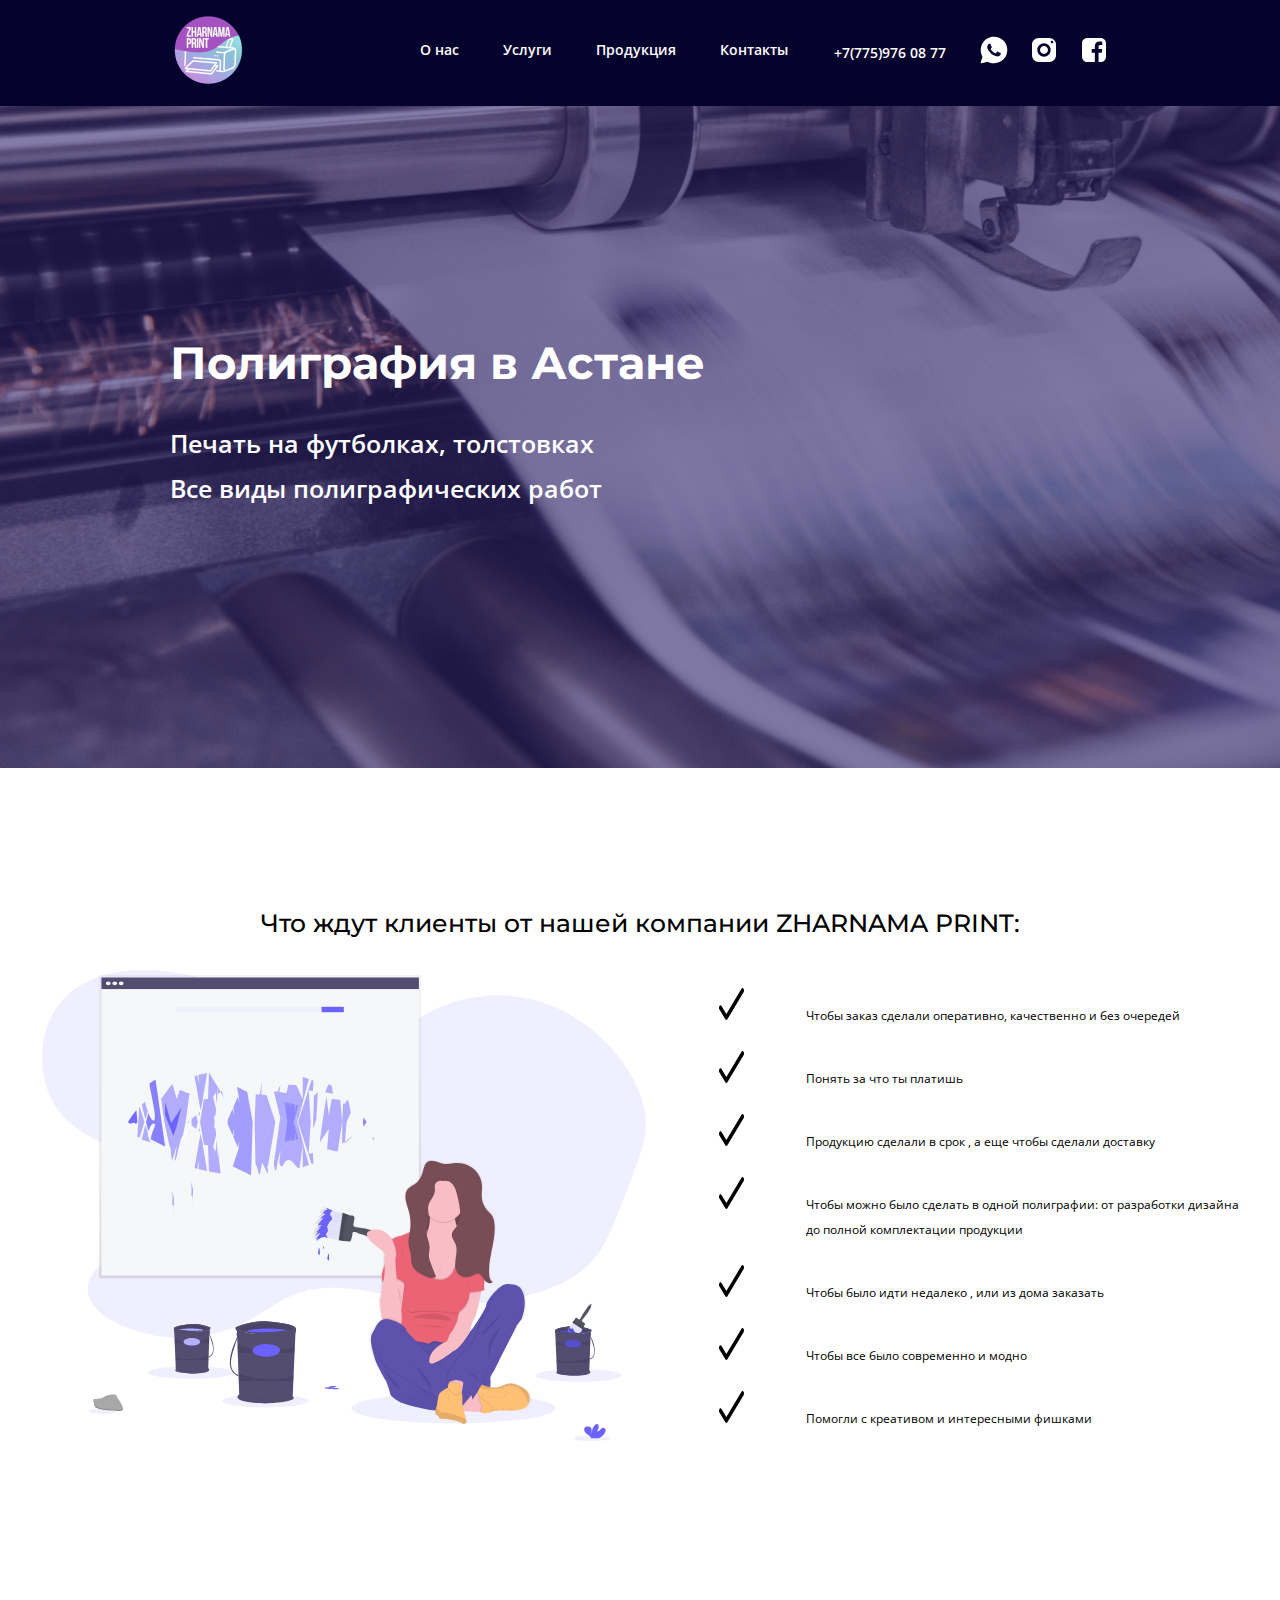
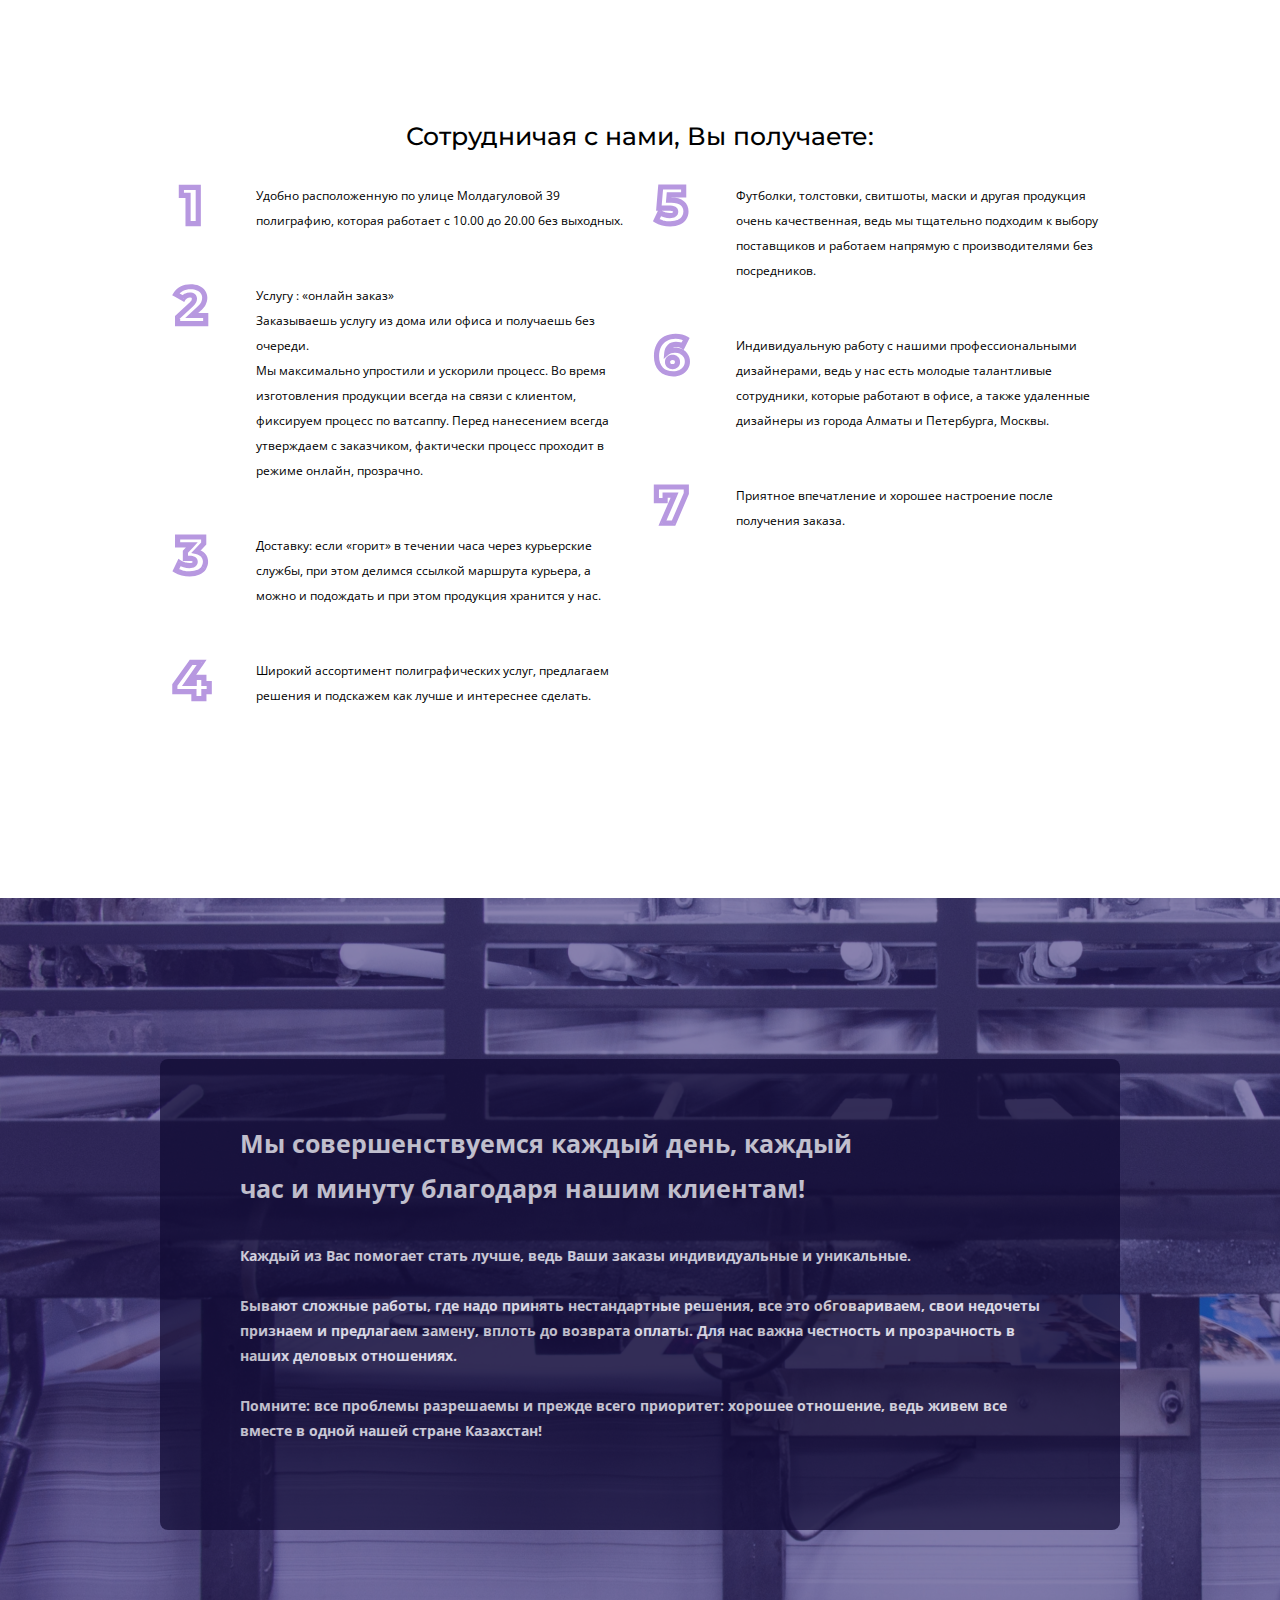
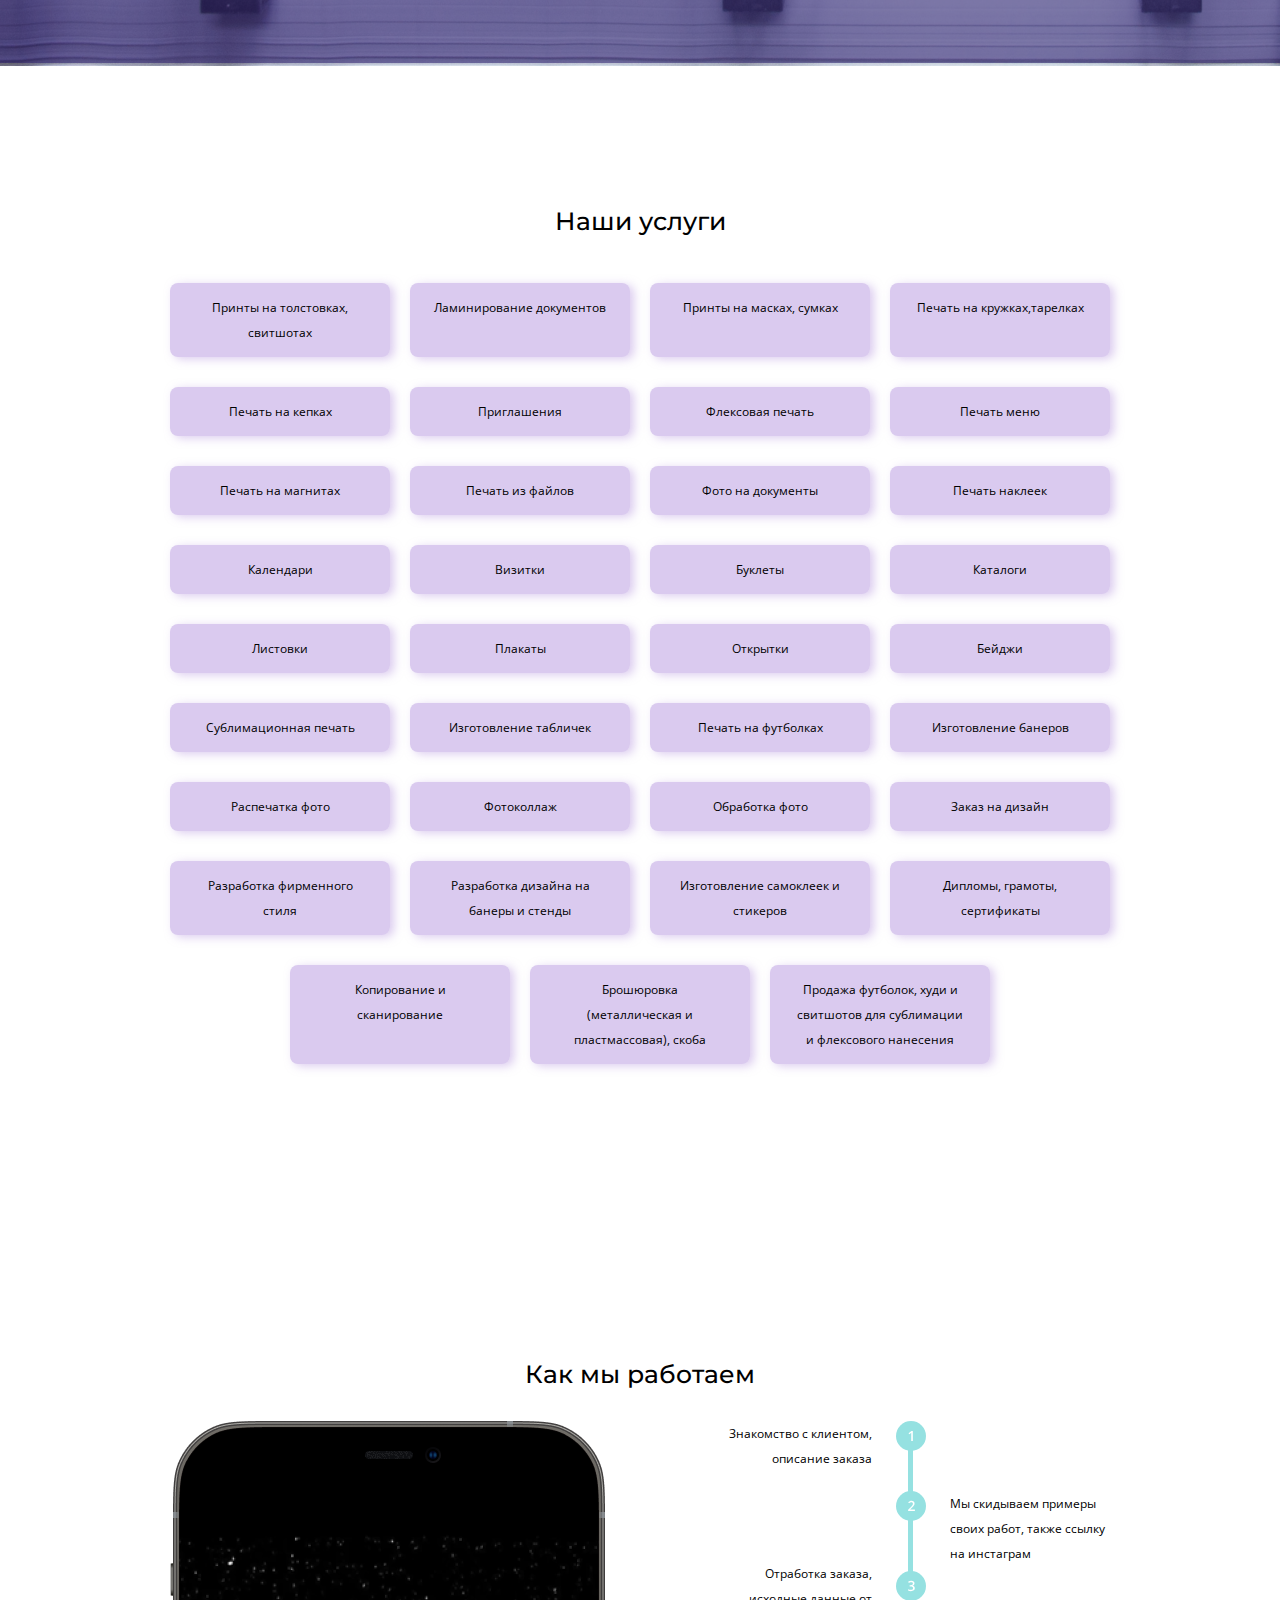
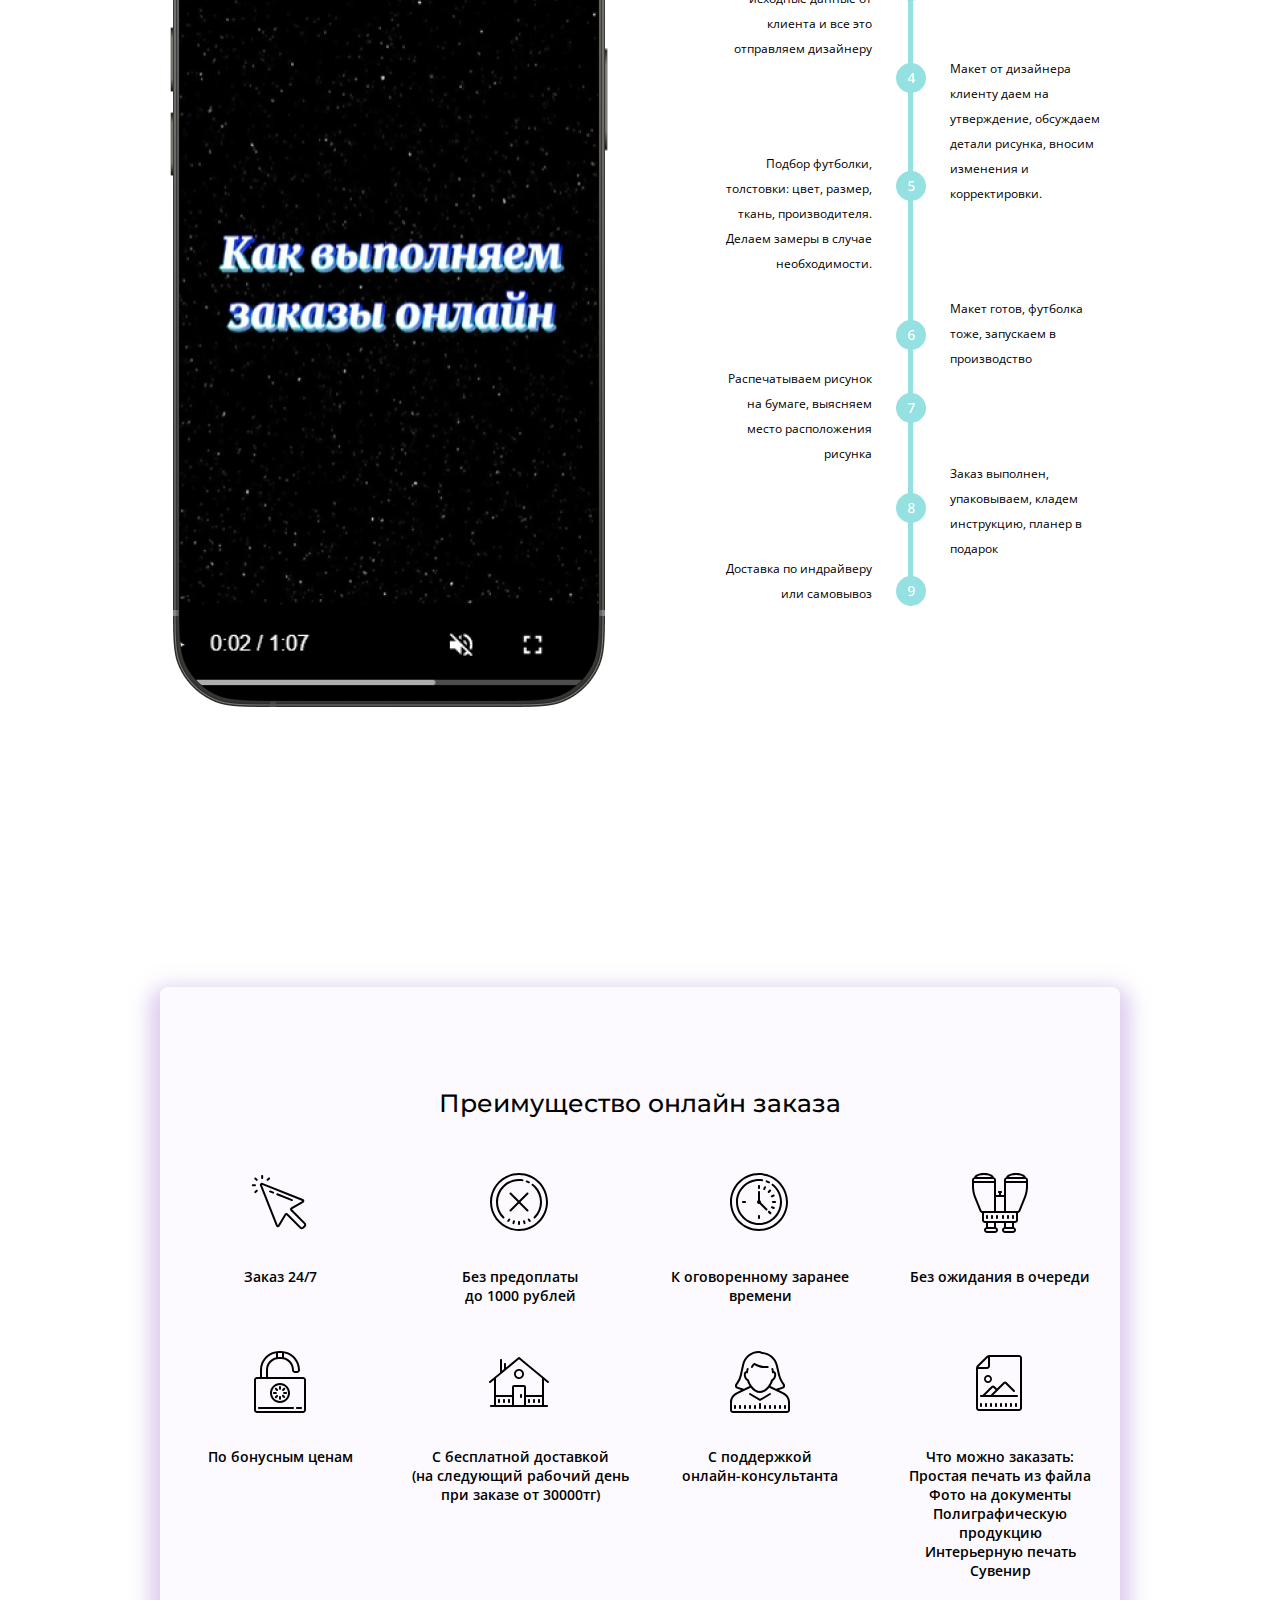
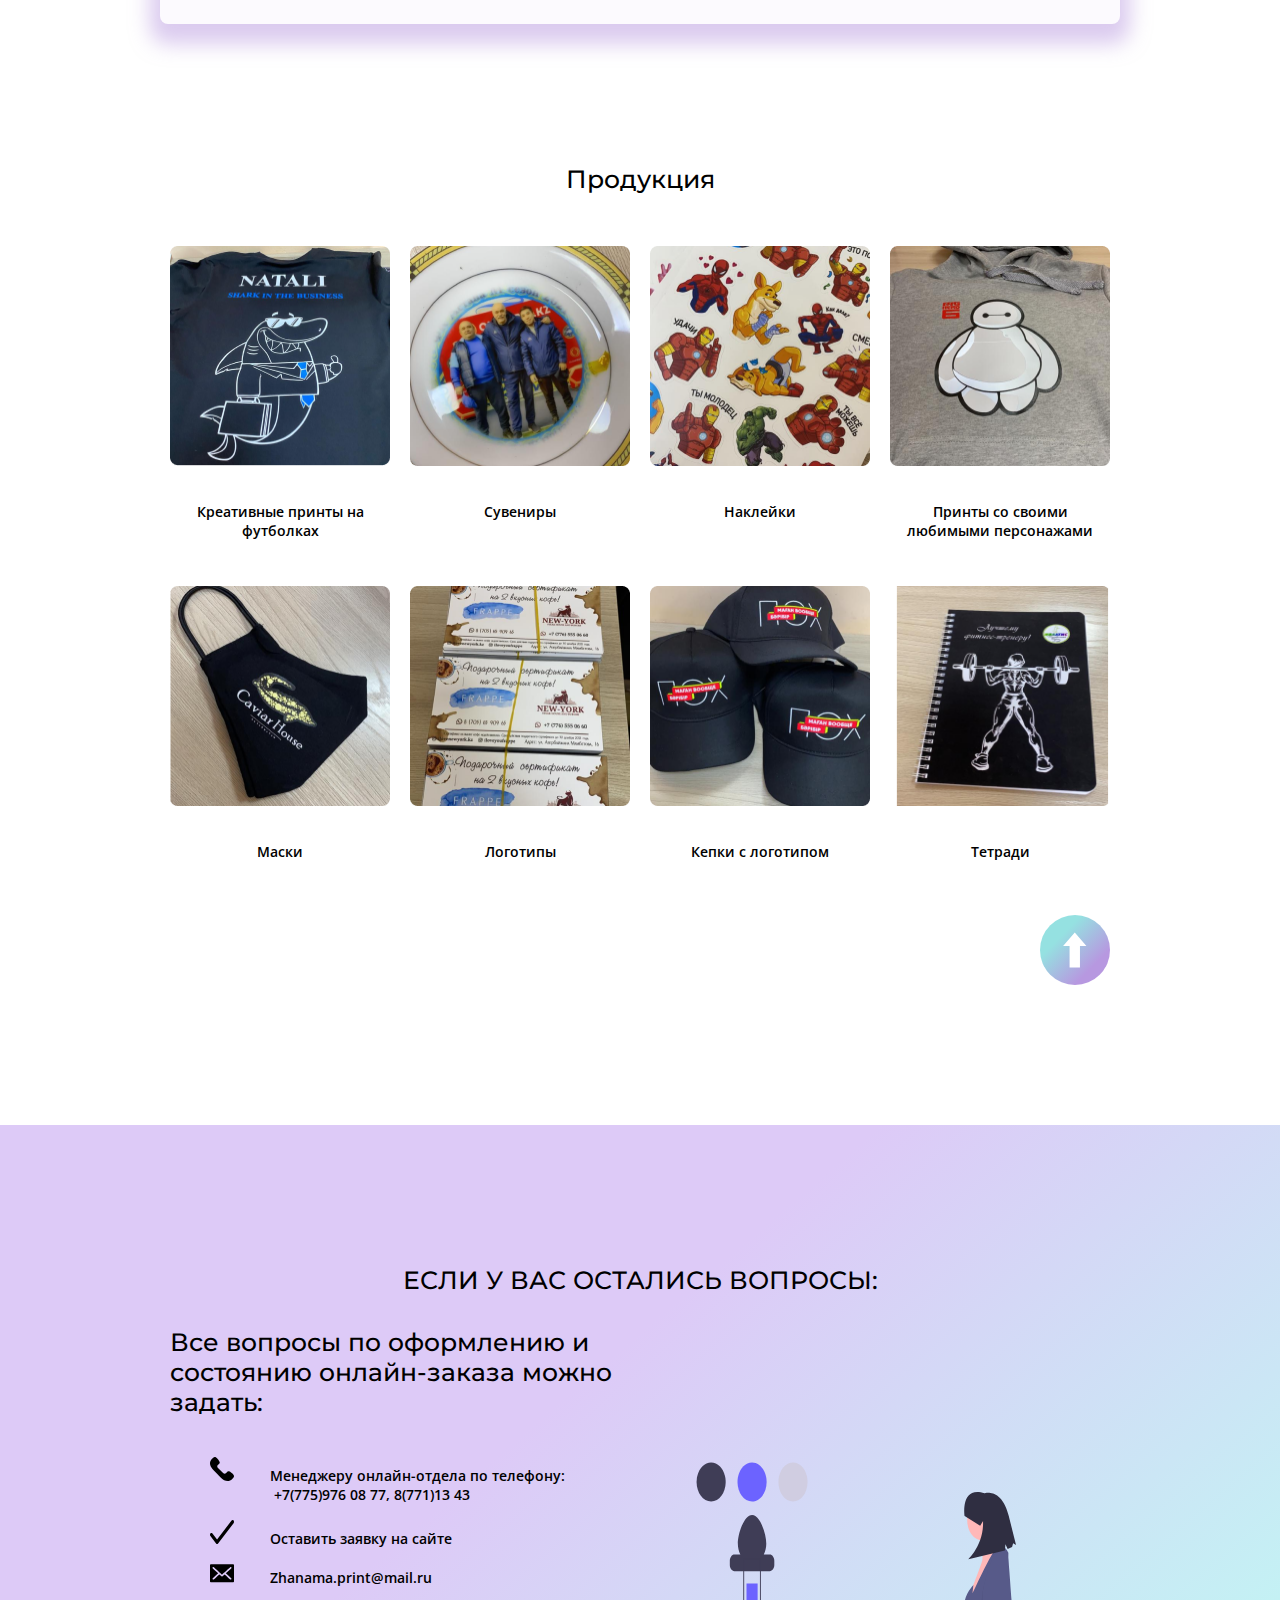
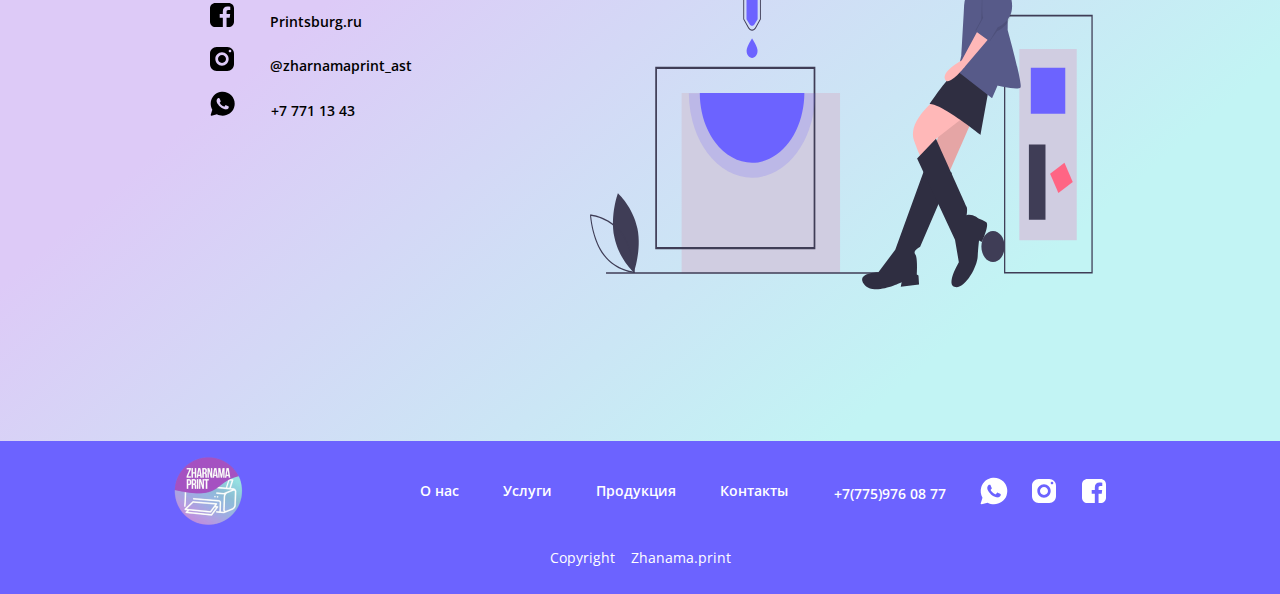
<file: index.html>
<!DOCTYPE html>
<html lang="en">

<head>
    <meta charset="UTF-8">
    <meta http-equiv="X-UA-Compatible" content="IE=edge">
    <meta name="viewport" content="width=device-width, initial-scale=1.0">
    <link rel="stylesheet" href="style/style.css">
    <link rel="preconnect" href="https://fonts.googleapis.com">
    <link rel="preconnect" href="https://fonts.gstatic.com" crossorigin>
    <link
        href="https://fonts.googleapis.com/css2?family=Montserrat:wght@400;500;700&family=Open+Sans:wght@400;600;700&display=swap"
        rel="stylesheet">
    <title>Полиграфия в Астане</title>
</head>

<body>
    <header>
        <nav class="header-nav-background" id="header">
            <section class="header-nav">
                <a href="#header">
                    <img class="header-nav-logo" src="img/1/logo.png" alt="logo"></a>
                <section class="header-nav-item">
                    <a class="header-nav-text" href="#expectation">О нас</a>
                    <a class="header-nav-text" href="#services">Услуги</a>
                    <a class="header-nav-text" href="#products">Продукция</a>
                    <a class="header-nav-text" href="#questions">Контакты</a>
                    <a class="header-nav-tel" href="tel:+77759760877" target="_blank">+7(775)976 08 77</a>
                    <a href="https://wa.me/77711343" target="_blank">
                        <svg class="header-nav-wb" xmlns="http://www.w3.org/2000/svg" width="32" height="32"
                            viewBox="0 0 32 32" fill="none">
                            <path
                                d="M25.436 6.57056C22.66 3.79322 18.8733 2.39189 14.8973 2.71189C9.55198 3.14122 4.86665 6.85856 3.29865 11.9866C2.17865 15.6506 2.64931 19.4759 4.47331 22.6359L2.74531 28.3732C2.57998 28.9239 3.08265 29.4426 3.63865 29.2946L9.64398 27.6852C11.5893 28.7466 13.7786 29.3052 16.008 29.3066H16.0133C21.6066 29.3066 26.7746 25.8852 28.5626 20.5852C30.304 15.4172 29.016 10.1546 25.436 6.57056ZM22.5306 20.7386C22.2533 21.5159 20.8946 22.2652 20.284 22.3199C19.6733 22.3759 19.1013 22.5959 16.2906 21.4879C12.908 20.1546 10.772 16.6866 10.6066 16.4652C10.44 16.2426 9.24798 14.6612 9.24798 13.0239C9.24798 11.3866 10.108 10.5812 10.4133 10.2492C10.7186 9.91589 11.0786 9.83322 11.3013 9.83322C11.5226 9.83322 11.7453 9.83322 11.9386 9.84122C12.176 9.85056 12.4386 9.86256 12.688 10.4159C12.984 11.0746 13.6306 12.7199 13.7133 12.8866C13.796 13.0532 13.852 13.2479 13.7413 13.4692C13.6306 13.6906 13.5746 13.8292 13.4093 14.0239C13.2426 14.2186 13.06 14.4572 12.9106 14.6066C12.744 14.7719 12.5706 14.9532 12.764 15.2852C12.9586 15.6186 13.6253 16.7079 14.6146 17.5892C15.8866 18.7226 16.9573 19.0732 17.2906 19.2412C17.624 19.4079 17.8173 19.3799 18.012 19.1572C18.2066 18.9359 18.844 18.1866 19.0653 17.8532C19.2866 17.5199 19.5093 17.5759 19.8146 17.6866C20.12 17.7972 21.756 18.6026 22.088 18.7692C22.4213 18.9359 22.6426 19.0186 22.7253 19.1572C22.808 19.2946 22.808 19.9612 22.5306 20.7386Z"
                                fill="white" />
                        </svg>
                    </a>
                    <a href="https://www.instagram.com/zharnamaprint_ast/" target="_blank">
                        <svg class="header-nav-in" xmlns="http://www.w3.org/2000/svg" width="32" height="32"
                            viewBox="0 0 32 32" fill="none">
                            <path
                                d="M10.6667 4C6.98533 4 4 6.98533 4 10.6667V21.3333C4 25.0147 6.98533 28 10.6667 28H21.3333C25.0147 28 28 25.0147 28 21.3333V10.6667C28 6.98533 25.0147 4 21.3333 4H10.6667ZM24 6.66667C24.736 6.66667 25.3333 7.264 25.3333 8C25.3333 8.736 24.736 9.33333 24 9.33333C23.264 9.33333 22.6667 8.736 22.6667 8C22.6667 7.264 23.264 6.66667 24 6.66667ZM16 9.33333C19.6813 9.33333 22.6667 12.3187 22.6667 16C22.6667 19.6813 19.6813 22.6667 16 22.6667C12.3187 22.6667 9.33333 19.6813 9.33333 16C9.33333 12.3187 12.3187 9.33333 16 9.33333ZM16 12C14.9391 12 13.9217 12.4214 13.1716 13.1716C12.4214 13.9217 12 14.9391 12 16C12 17.0609 12.4214 18.0783 13.1716 18.8284C13.9217 19.5786 14.9391 20 16 20C17.0609 20 18.0783 19.5786 18.8284 18.8284C19.5786 18.0783 20 17.0609 20 16C20 14.9391 19.5786 13.9217 18.8284 13.1716C18.0783 12.4214 17.0609 12 16 12Z"
                                fill="white" />
                        </svg>
                    </a>
                    <a href="https://www.facebook.com/pg/%D0%9F%D0%BE%D0%BB%D0%B8%D0%B3%D1%80%D0%B0%D1%84%D0%B8%D1%8F-%D0%BF%D1%80%D0%B8%D0%BD%D1%82%D1%8B-%D0%BD%D0%B0-%D1%84%D1%83%D1%82%D0%B1%D0%BE%D0%BB%D0%BA%D0%B8-%D1%82%D0%BE%D0%BB%D1%81%D1%82%D0%BE%D0%B2%D0%BA%D0%B8-%D0%B8-%D1%81%D0%B2%D0%B8%D1%82%D1%88%D0%BE%D1%82%D1%8B-340540543808289/posts/"
                        target="_blank">
                        <svg class="header-nav-fb" xmlns="http://www.w3.org/2000/svg" width="32" height="32"
                            viewBox="0 0 32 32" fill="none">
                            <path
                                d="M22.6667 4H9.33333C6.388 4 4 6.388 4 9.33333V22.6667C4 25.612 6.388 28 9.33333 28H16.828V18.7187H13.704V15.0853H16.828V12.412C16.828 9.31333 18.7227 7.624 21.488 7.624C22.42 7.62133 23.3507 7.66933 24.2773 7.764V11.004H22.3733C20.8667 11.004 20.5733 11.716 20.5733 12.7667V15.08H24.1733L23.7053 18.7133H20.552V28H22.6667C25.612 28 28 25.612 28 22.6667V9.33333C28 6.388 25.612 4 22.6667 4Z"
                                fill="white" />
                        </svg>
                    </a>
                </section>
            </section>
        </nav>
        <section class="header">
            <h1 class="header-title">
                Полиграфия в Астане
            </h1>
            <p class="header-text">
                Печать на футболках, толстовках
                <br>
                Все виды полиграфических работ
            </p>

        </section>
    </header>



    <main>
        <!-- БЛОК 2 -->
        <section class="main-expectation">
            <h2 class="main-expectation-title" id="expectation">Что ждут клиенты от нашей компании ZHARNAMA PRINT:</h2>
            <section class="main-expectation-block">
                <section class="main-expectation-block-svg">
                    <svg xmlns="http://www.w3.org/2000/svg" width="604" height="471" viewBox="0 0 604 471" fill="none">
                        <g clip-path="url(#clip0_2_328)">
                            <path opacity="0.1"
                                d="M411.539 453.328C467.913 453.328 513.613 446.553 513.613 438.195C513.613 429.836 467.913 423.061 411.539 423.061C355.165 423.061 309.466 429.836 309.466 438.195C309.466 446.553 355.165 453.328 411.539 453.328Z"
                                fill="#6C63FF" />
                            <path opacity="0.1"
                                d="M536.876 411.764C560.639 411.764 579.902 408.907 579.902 405.383C579.902 401.859 560.639 399.002 536.876 399.002C513.114 399.002 493.85 401.859 493.85 405.383C493.85 408.907 513.114 411.764 536.876 411.764Z"
                                fill="#6C63FF" />
                            <path opacity="0.1"
                                d="M549.517 471C559.827 471 568.184 469.762 568.184 468.234C568.184 466.707 559.827 465.469 549.517 465.469C539.208 465.469 530.85 466.707 530.85 468.234C530.85 469.762 539.208 471 549.517 471Z"
                                fill="#6C63FF" />
                            <path opacity="0.1"
                                d="M223.571 437.276C247.333 437.276 266.597 434.42 266.597 430.896C266.597 427.371 247.333 424.515 223.571 424.515C199.808 424.515 180.545 427.371 180.545 430.896C180.545 434.42 199.808 437.276 223.571 437.276Z"
                                fill="#6C63FF" />
                            <path opacity="0.1"
                                d="M148.882 408.959C172.644 408.959 191.908 406.102 191.908 402.578C191.908 399.054 172.644 396.197 148.882 396.197C125.119 396.197 105.856 399.054 105.856 402.578C105.856 406.102 125.119 408.959 148.882 408.959Z"
                                fill="#6C63FF" />
                            <path opacity="0.1"
                                d="M371.983 50.3686C346.064 68.1313 312.434 66.9795 282.989 57.7417C253.543 48.5039 226.471 32.0471 197.766 20.3573C173.653 10.5381 148.493 4.11688 122.895 1.24884C86.3176 -2.85683 45.4673 2.1441 19.9763 30.8553C-8.42064 62.8282 -6.22421 120.496 24.4735 149.851C40.0884 164.78 60.5345 172.09 78.3667 183.763C96.1989 195.436 112.706 214.778 111.188 237.279C109.779 258.104 93.4495 274.088 76.525 284.118C63.4509 291.867 47.3455 300.33 45.7699 316.382C44.2465 331.915 57.7694 344.089 70.7131 351.006C112.889 373.587 164.846 373.371 206.881 350.436C221.87 342.253 235.648 331.373 251.367 324.992C292.64 308.25 338.118 325.106 381.822 331.265C418.92 336.471 456.588 333.791 492.755 323.373C514.395 317.1 536.12 307.549 551.322 289.729C562.278 276.882 569.118 260.619 575.53 244.561C582.371 227.454 588.945 210.208 595.251 192.824C599.033 182.4 602.763 171.771 603.739 160.617C605.513 140.408 598.047 120.427 587.879 103.372C563.744 62.8852 523.098 34.3736 479.096 27.1602C435.095 19.9467 388.479 34.0543 354.338 65.0008"
                                fill="#6C63FF" />
                            <path d="M57.1227 4.93262V16.6965V308.125H379.23V16.6965V4.93262H57.1227Z"
                                fill="url(#paint0_linear_2_328)" />
                            <path d="M376.908 7.58984H59.4443V19.1484H376.908V7.58984Z" fill="#F6F7F9" />
                            <path d="M376.908 7.58984H59.4443V19.1484H376.908V7.58984Z" fill="#534D72" />
                            <path d="M376.908 19.1484H59.4443V305.462H376.908V19.1484Z" fill="#F6F7F9" />
                            <path
                                d="M66.2891 15.3336C67.603 15.3336 68.6681 14.4554 68.6681 13.372C68.6681 12.2886 67.603 11.4104 66.2891 11.4104C64.9752 11.4104 63.9101 12.2886 63.9101 13.372C63.9101 14.4554 64.9752 15.3336 66.2891 15.3336Z"
                                fill="#F6F7F9" />
                            <path
                                d="M72.7375 15.3336C74.0514 15.3336 75.1165 14.4554 75.1165 13.372C75.1165 12.2886 74.0514 11.4104 72.7375 11.4104C71.4236 11.4104 70.3585 12.2886 70.3585 13.372C70.3585 14.4554 71.4236 15.3336 72.7375 15.3336Z"
                                fill="#F6F7F9" />
                            <path
                                d="M79.1807 15.3336C80.4946 15.3336 81.5598 14.4554 81.5598 13.372C81.5598 12.2886 80.4946 11.4104 79.1807 11.4104C77.8668 11.4104 76.8017 12.2886 76.8017 13.372C76.8017 14.4554 77.8668 15.3336 79.1807 15.3336Z"
                                fill="#F6F7F9" />
                            <g opacity="0.2">
                                <path opacity="0.2" d="M301.796 36.8027H134.561V42.1971H301.796V36.8027Z"
                                    fill="#6C63FF" />
                            </g>
                            <path d="M301.797 36.8027H279.577V42.1971H301.797V36.8027Z" fill="#6C63FF" />
                            <path d="M281.903 236.549C281.903 236.549 281.893 236.515 281.903 236.549V236.549Z"
                                fill="url(#paint1_linear_2_328)" />
                            <path
                                d="M273.52 266.943L271.078 268.744C271.078 267.484 275.372 262.472 275.372 262.472C274.26 261.788 270.327 265.141 270.327 265.141C270.791 262.945 274.266 260.288 274.266 260.288C273.963 260.117 271.281 261.599 271.281 261.599C272.158 259.575 275.773 256.644 275.773 256.644C275.325 256.33 272.68 257.579 272.554 257.636C272.695 257.528 277.099 254.152 276.728 254.05C276.358 253.947 273.003 254.705 273.003 254.705C272.742 253.417 278.22 247.344 278.22 247.344C278.22 247.344 278.904 246.289 278.659 246.568C278.413 246.848 275.873 247.811 275.873 247.811C275.909 245.912 281.204 242.97 281.204 242.97L278.794 242.867L280.359 241.003C280.286 241.065 277.803 243.147 277.751 242.537C277.699 241.926 280.088 239.474 280.599 239.115C281.111 238.756 282.686 239.047 282.686 239.047C282.686 239.047 281.997 236.874 281.867 236.561C282.248 236.903 287.653 239.412 287.653 239.412L288.122 239.514C289.385 239.782 292.818 240.541 293.34 240.94C293.861 241.339 296.47 241.881 297.972 242.2L299.016 242.417L295.218 268.71C294.863 268.71 294.508 268.71 294.174 268.71C293.553 268.71 292.938 268.653 292.322 268.596C291.352 268.501 290.387 268.357 289.427 268.163C287.496 267.769 284.961 267.245 283.004 266.828C281.794 266.572 280.808 266.349 280.323 266.23C278.387 265.734 275.972 267.37 275.419 267.37C274.866 267.37 271.537 270.398 271.537 270.398C271.563 269.799 273.52 266.943 273.52 266.943Z"
                                fill="url(#paint2_linear_2_328)" />
                            <g opacity="0.1">
                                <path opacity="0.1"
                                    d="M273.499 266.897C273.54 266.897 277.297 265.215 278.549 264.679C279.801 264.143 294.821 265.323 295.458 265.375V265.477C295.301 265.477 279.838 264.245 278.591 264.781C277.344 265.317 273.582 266.977 273.546 266.994L273.499 266.897Z"
                                    fill="url(#paint3_linear_2_328)" />
                            </g>
                            <path d="M281.903 236.549C281.903 236.549 281.893 236.515 281.903 236.549V236.549Z"
                                fill="url(#paint4_linear_2_328)" />
                            <g opacity="0.1">
                                <path opacity="0.1"
                                    d="M277.74 242.497C278.753 241.599 279.82 240.776 280.933 240.033C281.789 239.514 283.463 239.885 284.684 240.153C285.042 240.244 285.404 240.308 285.769 240.347C286.515 240.347 290.6 241.613 290.773 241.67C290.814 241.67 295.239 242.81 295.797 242.776C296.677 242.874 297.55 243.048 298.405 243.295V243.403C297.55 243.155 296.677 242.98 295.797 242.879C295.223 242.919 290.924 241.818 290.741 241.773C290.7 241.773 286.5 240.455 285.764 240.45C285.393 240.416 285.025 240.351 284.663 240.256C283.521 240.005 281.799 239.629 280.975 240.125C279.868 240.868 278.805 241.687 277.792 242.577L277.74 242.497Z"
                                    fill="url(#paint5_linear_2_328)" />
                            </g>
                            <g opacity="0.1">
                                <path opacity="0.1"
                                    d="M278.622 242.793C279.003 242.331 283.438 242.166 283.839 242.337C284.241 242.508 289.322 243.05 289.578 243.039C289.662 243.039 296.256 244.43 298.275 244.863V244.966C295.343 244.339 289.75 243.158 289.599 243.147C289.573 243.147 284.283 242.634 283.813 242.434C283.344 242.235 279.003 242.514 278.711 242.862L278.622 242.793Z"
                                    fill="url(#paint6_linear_2_328)" />
                            </g>
                            <g opacity="0.1">
                                <path opacity="0.1"
                                    d="M275.81 247.783C277.172 245.251 284.856 244.498 284.93 244.493C285.749 244.419 297.451 246.842 297.931 246.945V247.047C297.811 247.047 285.764 244.521 284.961 244.601C282.822 244.801 277.026 245.77 275.919 247.84L275.81 247.783Z"
                                    fill="url(#paint7_linear_2_328)" />
                            </g>
                            <g opacity="0.1">
                                <path opacity="0.1"
                                    d="M275.288 250.72C277.459 248.057 284.345 248.239 284.413 248.245C284.935 248.245 296.642 250.161 297.138 250.241V250.343C297.018 250.343 284.935 248.376 284.424 248.353C284.356 248.353 277.521 248.165 275.382 250.788L275.288 250.72Z"
                                    fill="url(#paint8_linear_2_328)" />
                            </g>
                            <g opacity="0.1">
                                <path opacity="0.1"
                                    d="M273.238 253.667C274.052 252.008 276.337 250.816 280.02 250.138C281.81 249.82 283.618 249.643 285.43 249.607L297.357 251.096V251.204L285.441 249.716C285.342 249.716 275.116 249.801 273.29 253.799L273.201 253.753L273.238 253.667Z"
                                    fill="url(#paint9_linear_2_328)" />
                            </g>
                            <g opacity="0.1">
                                <path opacity="0.1"
                                    d="M272.946 254.671C274.088 253.303 278.56 252.219 280.699 251.94C282.707 251.677 296.016 253.976 296.585 254.072V254.175C296.444 254.175 282.723 251.786 280.725 252.042C278.726 252.299 274.146 253.411 273.035 254.74L272.946 254.671Z"
                                    fill="url(#paint10_linear_2_328)" />
                            </g>
                            <g opacity="0.1">
                                <path opacity="0.1"
                                    d="M275.559 255.179L280.604 254.266C281.898 254.032 283.216 254.005 284.517 254.186L290.11 254.973L296.261 256.245V256.348L290.105 255.076L284.507 254.318C283.215 254.137 281.906 254.162 280.62 254.392L275.575 255.31L275.559 255.179Z"
                                    fill="url(#paint11_linear_2_328)" />
                            </g>
                            <g opacity="0.1">
                                <path opacity="0.1"
                                    d="M271.339 261.326C272.382 259.204 277.025 258.15 279.571 257.568C280.093 257.448 280.537 257.351 280.787 257.271C282.227 256.832 295.666 258.309 296.235 258.372V258.48C296.094 258.48 282.243 256.941 280.823 257.374C280.568 257.454 280.14 257.551 279.603 257.671C277.166 258.241 272.09 259.381 271.339 261.617L271.245 261.582C271.27 261.494 271.301 261.408 271.339 261.326Z"
                                    fill="url(#paint12_linear_2_328)" />
                            </g>
                            <g opacity="0.1">
                                <path opacity="0.1"
                                    d="M274.146 260.322C274.146 260.322 276.713 259.438 277.276 259.148C277.839 258.857 284.502 258.674 284.784 258.663L296.193 259.45V259.558L284.784 258.771C284.721 258.771 277.892 258.954 277.318 259.239C276.744 259.524 274.261 260.379 274.156 260.425L274.146 260.322Z"
                                    fill="url(#paint13_linear_2_328)" />
                            </g>
                            <g opacity="0.1">
                                <path opacity="0.1"
                                    d="M270.285 265.112C272.794 261.257 282.352 259.763 283.208 259.832L296.058 260.733V260.835C295.938 260.835 284.058 260.003 283.213 259.934C282.368 259.866 272.862 261.354 270.379 265.169L270.285 265.112Z"
                                    fill="url(#paint14_linear_2_328)" />
                            </g>
                            <g opacity="0.1">
                                <path opacity="0.1"
                                    d="M271.329 267.935C273.593 263.316 283.328 262.278 284.22 262.318L295.583 262.888V262.991L284.22 262.421C283.276 262.375 272.586 263.521 271.13 268.75L271.036 268.722C271.111 268.45 271.209 268.187 271.329 267.935Z"
                                    fill="url(#paint15_linear_2_328)" />
                            </g>
                            <g opacity="0.1">
                                <path opacity="0.1"
                                    d="M294.174 268.699L298.019 242.172L299.063 242.388L295.218 268.71C294.858 268.71 294.503 268.71 294.174 268.699Z"
                                    fill="url(#paint16_linear_2_328)" />
                            </g>
                            <path
                                d="M294.378 269.275L298.39 241.63L303.309 243.341L306.909 244.595C306.909 244.595 309.424 244.025 310.227 246.026C311.031 248.028 308.469 253.873 309.706 255.15C310.942 256.427 321.392 257.431 321.392 257.431C321.392 257.431 336.574 261.85 338.16 262.113C339.746 262.375 348.433 267.912 348.433 267.912C348.907 269.218 343.075 269.275 341.77 269.662C340.466 270.05 328.018 267.49 327.209 266.709C326.401 265.927 314.818 262.512 314.818 262.512C311.088 260.402 308.693 261.286 308.693 261.286C308.416 264.022 307.811 266.706 306.894 269.269C306.715 269.694 306.414 270.044 306.038 270.267C305.662 270.49 305.23 270.574 304.807 270.506L299.183 270.022L294.378 269.275Z"
                                fill="url(#paint17_linear_2_328)" />
                            <g opacity="0.1">
                                <path opacity="0.1"
                                    d="M294.378 269.275L298.39 241.63L303.309 243.341C302.522 246.015 297.826 262.871 299.183 270.005L294.378 269.275Z"
                                    fill="url(#paint18_linear_2_328)" />
                            </g>
                            <path
                                d="M273.52 266.943L271.078 268.744C271.078 267.484 275.372 262.472 275.372 262.472C274.26 261.788 270.327 265.141 270.327 265.141C270.791 262.945 274.266 260.288 274.266 260.288C273.963 260.117 271.281 261.599 271.281 261.599C272.158 259.575 275.773 256.644 275.773 256.644C275.325 256.33 272.68 257.579 272.554 257.636C272.695 257.528 277.099 254.152 276.728 254.05C276.358 253.947 273.003 254.705 273.003 254.705C272.742 253.417 278.22 247.344 278.22 247.344C278.22 247.344 278.904 246.289 278.659 246.568C278.413 246.848 275.873 247.811 275.873 247.811C275.909 245.912 281.204 242.97 281.204 242.97L278.794 242.867L280.359 241.003C280.286 241.065 277.803 243.147 277.751 242.537C277.699 241.926 280.088 239.474 280.599 239.115C281.111 238.756 282.686 239.047 282.686 239.047C282.686 239.047 281.997 236.874 281.867 236.561C282.248 236.903 287.653 239.412 287.653 239.412L288.122 239.509C287.601 239.942 287.121 240.335 286.802 240.649C286.311 241.054 285.916 241.582 285.649 242.189C285.538 242.62 285.512 243.072 285.574 243.515C285.636 243.957 285.785 244.38 286.009 244.755C286.411 245.536 286.964 246.215 287.361 247.002C287.562 247.326 287.64 247.722 287.58 248.108C287.438 248.464 287.199 248.765 286.896 248.969C284.908 250.659 283.402 252.934 282.556 255.526C282.456 255.778 282.412 256.051 282.425 256.325C282.503 256.686 282.648 257.026 282.853 257.323C283.185 257.976 283.323 258.726 283.248 259.469C283.172 260.212 282.886 260.911 282.431 261.468C282.003 261.981 281.387 262.432 281.356 263.122C281.371 263.511 281.479 263.888 281.669 264.217C282.097 265.087 282.521 265.964 282.942 266.846C281.731 266.589 280.745 266.367 280.26 266.247C278.325 265.751 275.909 267.387 275.356 267.387C274.803 267.387 271.475 270.41 271.475 270.41C271.563 269.799 273.52 266.943 273.52 266.943Z"
                                fill="url(#paint19_linear_2_328)" />
                            <path
                                d="M355.335 422.2L357.646 432.321C357.646 432.321 409.546 450.66 426.372 433.462C443.197 416.264 424.52 382.837 424.52 382.837L413.125 370.041L383.069 366.22H372.432L355.335 422.2Z"
                                fill="url(#paint20_linear_2_328)" />
                            <g opacity="0.03">
                                <path opacity="0.03"
                                    d="M355.335 422.2L357.646 432.321C357.646 432.321 409.546 450.66 426.372 433.462C443.197 416.264 424.52 382.837 424.52 382.837L413.125 370.041L383.069 366.22H372.432L355.335 422.2Z"
                                    fill="url(#paint21_linear_2_328)" />
                            </g>
                            <path
                                d="M481.434 348.451L476.446 354.678L459.198 388.402L453.329 400.246C453.329 400.246 448.894 406.279 449.332 408.799C449.771 411.319 451.018 430.052 436.081 431.574C421.144 433.097 388.767 394.891 388.767 394.891L390.086 393.922L419.005 372.544L429.387 360.329L432.163 357.068C432.163 357.068 445.686 337.201 445.326 334.144C444.966 331.088 458.843 312.749 466.846 313.319C474.85 313.89 480.896 313.89 483.74 324.975C486.583 336.06 481.434 348.451 481.434 348.451Z"
                                fill="url(#paint22_linear_2_328)" />
                            <path d="M432.789 219.454H377.967V264.012H432.789V219.454Z"
                                fill="url(#paint23_linear_2_328)" />
                            <g opacity="0.1">
                                <path opacity="0.1" d="M432.789 219.454H377.967V264.012H432.789V219.454Z"
                                    fill="url(#paint24_linear_2_328)" />
                            </g>
                            <path
                                d="M362.983 312.265C362.983 313.08 362.916 314.198 362.806 315.458C362.394 320.362 361.382 327.433 361.382 327.433C361.382 327.433 359.248 339.881 359.78 340.896C360.312 341.911 359.258 350.208 358.533 352.033C357.808 353.857 353.556 352.033 353.556 352.033L339.47 311.421L338.692 309.18L338.384 308.296L338.708 306.939L339.851 302.018C339.851 302.018 362.983 308.307 362.983 312.265Z"
                                fill="url(#paint25_linear_2_328)" />
                            <path
                                d="M427.363 272.103V278.524L423.09 300.951L413.845 314.272L393.394 317.123L373.83 308.872C373.83 308.872 360.85 286.37 375.964 273.706C379.697 270.6 382.671 266.536 384.624 261.873C386.574 257.085 387.594 251.906 387.619 246.665C387.669 244.412 387.519 242.158 387.17 239.936C387.17 239.936 419.182 224.084 414.023 239.936C413.145 242.67 412.896 245.598 413.298 248.461C413.714 251.386 414.58 254.212 415.859 256.821C419.991 265.597 427.363 272.103 427.363 272.103Z"
                                fill="url(#paint26_linear_2_328)" />
                            <g opacity="0.1">
                                <path opacity="0.1"
                                    d="M414.023 239.919C413.145 242.653 412.896 245.581 413.297 248.444C409.395 251.155 404.805 252.441 400.19 252.119C395.576 251.796 391.174 249.88 387.619 246.648C387.669 244.395 387.519 242.141 387.17 239.919C387.17 239.919 419.182 224.095 414.023 239.919Z"
                                    fill="url(#paint27_linear_2_328)" />
                            </g>
                            <path
                                d="M401.575 251.027C413.46 251.027 423.095 240.677 423.095 227.91C423.095 215.143 413.46 204.793 401.575 204.793C389.689 204.793 380.054 215.143 380.054 227.91C380.054 240.677 389.689 251.027 401.575 251.027Z"
                                fill="url(#paint28_linear_2_328)" />
                            <g opacity="0.1">
                                <path opacity="0.1"
                                    d="M427.363 272.103V278.524L423.09 300.951L413.845 314.272L393.394 317.123L373.83 308.872C373.83 308.872 360.85 286.37 375.964 273.706C379.697 270.6 382.671 266.536 384.624 261.873C372.802 310.48 397.996 307.959 397.996 307.959C421.045 307.959 416.407 261.771 415.849 256.804C419.991 265.597 427.363 272.103 427.363 272.103Z"
                                    fill="url(#paint29_linear_2_328)" />
                            </g>
                            <g opacity="0.1">
                                <path opacity="0.1"
                                    d="M446.927 293.818C446.035 297.068 443.901 308.906 443.901 308.906C443.901 308.906 443.301 309.162 442.336 309.636C438.684 311.455 429.653 316.479 428.986 322.751C428.97 322.843 428.96 322.937 428.954 323.031C428.433 331.054 421.843 348.058 418.468 355.699C415.092 363.34 420.069 371.557 420.069 371.557L413.287 373.268C413.287 373.268 403.886 374.636 395.909 372.527C387.932 370.417 388.97 375.948 383.993 374.055C379.016 372.162 362.649 370.805 359.994 369.088C357.338 367.372 355.017 352.09 356.436 350.174C357.855 348.258 362.305 307.976 362.305 307.976C362.305 307.976 344.343 290.014 344.697 278.359C345.052 266.703 358.038 266.138 358.038 266.138C358.038 266.138 363.03 264.257 367.261 262.301C368.081 261.924 368.879 261.537 369.599 261.16C373.11 259.353 381.014 260.14 384.207 260.556C385.041 260.67 385.553 260.75 385.553 260.75C385.094 262.46 384.682 264.137 384.306 265.739C377.049 297.039 385.568 306.397 392.064 309.157C393.95 309.968 395.97 310.34 397.996 310.252C406.166 310.252 410.856 304.441 413.485 296.726C418.703 281.438 415.791 258.668 415.791 258.668C415.791 258.668 432.335 265.922 443.004 273.187C453.673 280.451 447.819 290.567 446.927 293.818Z"
                                    fill="url(#paint30_linear_2_328)" />
                            </g>
                            <path
                                d="M446.927 292.672C446.035 295.922 443.901 307.76 443.901 307.76C443.901 307.76 443.301 308.016 442.336 308.49C438.684 310.309 429.653 315.333 428.986 321.605C428.97 321.697 428.96 321.791 428.954 321.884C428.433 329.908 421.843 346.912 418.468 354.553C415.092 362.194 420.069 370.411 420.069 370.411L413.287 372.122C413.287 372.122 403.886 373.496 395.909 371.381C387.932 369.265 388.97 374.802 383.993 372.909C379.016 371.016 362.649 369.659 359.994 367.942C357.338 366.226 355.017 350.944 356.436 349.028C357.855 347.112 362.305 306.83 362.305 306.83C362.305 306.83 344.343 288.868 344.697 277.213C345.052 265.557 358.038 264.992 358.038 264.992C358.038 264.992 363.03 263.111 367.261 261.155C368.081 260.778 368.879 260.391 369.599 260.014C373.11 258.207 381.014 258.994 384.207 259.41C385.041 259.524 385.553 259.604 385.553 259.604C385.094 261.314 384.682 262.991 384.306 264.593C377.049 295.893 385.568 305.251 392.064 308.011C393.95 308.822 395.97 309.194 397.996 309.106C406.166 309.106 410.856 303.295 413.485 295.58C418.703 280.292 415.791 257.522 415.791 257.522C415.791 257.522 432.335 264.776 443.004 272.041C453.673 279.305 447.819 289.421 446.927 292.672Z"
                                fill="url(#paint31_linear_2_328)" />
                            <g opacity="0.1">
                                <path opacity="0.1"
                                    d="M362.983 312.265V315.686L362.806 315.447C355.298 305.228 343.137 309.744 339.475 311.421C338.781 311.74 338.389 311.957 338.389 311.957C338.389 311.957 338.598 310.645 338.697 309.18C338.747 308.434 338.747 307.685 338.697 306.939L339.84 302.018C339.84 302.018 362.983 308.307 362.983 312.265Z"
                                    fill="url(#paint32_linear_2_328)" />
                            </g>
                            <path
                                d="M350.175 276.049L345.542 282.55C345.542 282.55 337.716 302.987 338.436 304.515C339.156 306.044 338.389 310.822 338.389 310.822C338.389 310.822 354.088 302.052 362.978 314.557V308.148C362.978 308.148 363.87 305.473 364.225 304.726C364.58 303.979 364.225 298.037 364.225 298.037L350.175 276.049Z"
                                fill="url(#paint33_linear_2_328)" />
                            <path
                                d="M358.533 352.09C358.493 352.307 358.432 352.519 358.35 352.722C356.081 358.259 339.094 350.173 339.094 350.173C339.094 350.173 338.953 349.409 338.729 348.172C337.831 343.194 335.697 330.461 336.84 328.014C338.259 324.958 338.405 315.406 338.405 315.406C343.163 306.237 340.763 287.705 340.763 287.705C342.897 283.713 339.522 280.064 339.522 280.064C339.522 280.064 309.992 261.337 330.272 258.857C350.551 256.376 354.463 282.727 352.862 285.606C351.26 288.486 354.103 311.734 354.103 311.734L356.947 329.736C356.947 329.736 359.759 345.332 358.533 352.09Z"
                                fill="url(#paint34_linear_2_328)" />
                            <path
                                d="M444.058 442.192L438.778 441.907L418.248 440.823L418.222 440.122L417.784 428.723L433.373 420.153L433.394 420.141L433.592 420.295L433.994 420.597L434.427 420.928L443.333 427.754L444.058 442.192Z"
                                fill="url(#paint35_linear_2_328)" />
                            <g opacity="0.1">
                                <path opacity="0.1"
                                    d="M434.479 420.865L434.427 420.928L418.222 440.122L417.784 428.723L433.373 420.152L433.592 420.295L434.479 420.865Z"
                                    fill="url(#paint36_linear_2_328)" />
                            </g>
                            <g opacity="0.1">
                                <path opacity="0.1"
                                    d="M358.345 352.723C356.076 358.259 339.089 350.174 339.089 350.174C339.089 350.174 338.948 349.41 338.724 348.172C340.988 347.151 343.873 346.94 347.681 348.075C352.606 349.546 356.029 351.223 358.345 352.723Z"
                                    fill="url(#paint37_linear_2_328)" />
                            </g>
                            <path
                                d="M357.646 432.321C357.646 432.321 347.687 426.972 347.155 424.11C346.622 421.247 343.774 412.261 342.527 410.35C341.28 408.44 333.658 395.45 331.858 389.913C330.058 384.376 324.742 368.706 328.655 362.782C332.567 356.857 334.879 345.401 347.687 349.221C360.495 353.042 362.978 358.197 362.978 358.197L364.382 361.447C364.382 361.447 395.351 392.359 395.883 393.335C396.415 394.31 412.958 407.676 412.958 407.676L433.41 420.86L416.157 441.302C416.157 441.302 394.281 432.133 393.572 428.313C392.862 424.492 386.852 421.053 386.852 421.053L378.63 417.632L357.646 432.321Z"
                                fill="url(#paint38_linear_2_328)" />
                            <g opacity="0.1">
                                <path opacity="0.1"
                                    d="M336.835 386.663C336.835 386.663 340.57 390.654 340.57 392.205C340.57 393.756 345.725 396.408 345.725 396.408C345.725 396.408 386.633 423.705 391.438 423.619L399.988 432.897L412.035 406.096L396.952 393.334L365.451 362.975C365.451 362.975 359.603 358.773 356.399 358.197C353.196 357.621 336.835 349.603 335.416 365.074C333.997 380.544 336.835 386.663 336.835 386.663Z"
                                    fill="url(#paint39_linear_2_328)" />
                            </g>
                            <g opacity="0.1">
                                <path opacity="0.1"
                                    d="M335.771 387.809C335.771 387.809 339.506 391.8 339.506 393.352C339.506 394.903 344.655 397.554 344.655 397.554C344.655 397.554 385.568 424.851 390.368 424.766L398.919 434.043L410.971 407.242L395.909 394.481L364.408 364.121C364.408 364.121 358.559 359.919 355.361 359.343C352.163 358.767 335.797 350.75 334.372 366.22C332.948 381.69 335.771 387.809 335.771 387.809Z"
                                    fill="url(#paint40_linear_2_328)" />
                            </g>
                            <path
                                d="M335.771 386.663C335.771 386.663 339.506 390.654 339.506 392.205C339.506 393.756 344.655 396.408 344.655 396.408C344.655 396.408 385.568 423.705 390.368 423.619L398.919 432.897L410.971 406.096L395.909 393.334L364.408 362.975C364.408 362.975 358.559 358.773 355.361 358.197C352.163 357.621 335.771 349.603 334.346 365.074C332.922 380.544 335.771 386.663 335.771 386.663Z"
                                fill="url(#paint41_linear_2_328)" />
                            <path
                                d="M335.771 386.663C335.771 386.663 339.506 390.654 339.506 392.205C339.506 393.756 344.655 396.408 344.655 396.408C344.655 396.408 385.568 423.705 390.368 423.619L398.919 432.897L410.971 406.096L395.909 393.334L364.408 362.975C364.408 362.975 358.559 358.773 355.361 358.197C352.163 357.621 335.771 349.603 334.346 365.074C332.922 380.544 335.771 386.663 335.771 386.663Z"
                                fill="url(#paint42_linear_2_328)" />
                            <g opacity="0.1">
                                <path opacity="0.1"
                                    d="M339.684 398.318C339.684 398.318 350.431 417.455 356.258 419.155C362.086 420.854 339.684 398.318 339.684 398.318Z"
                                    fill="url(#paint43_linear_2_328)" />
                            </g>
                            <path
                                d="M423.273 403.524L421.656 413.332L420.174 422.336L419.537 426.208L405.535 421.435L406.964 413.042L407.042 412.574L407.976 407.105L423.273 403.524Z"
                                fill="url(#paint44_linear_2_328)" />
                            <g opacity="0.1">
                                <path opacity="0.1"
                                    d="M420.174 422.337L419.537 426.208L405.535 421.436L406.964 413.036C409.014 410.185 414.404 412.466 414.404 412.466C421.89 411.508 419.36 420.871 419.36 420.871C419.751 421.267 420.033 421.775 420.174 422.337Z"
                                    fill="url(#paint45_linear_2_328)" />
                            </g>
                            <path
                                d="M421.671 454.104C417.941 450.477 404.418 448.767 399.973 448.767C395.528 448.767 397.307 447.244 397.307 447.244L394.364 444.963C392.356 443.395 393.279 439.694 394.062 437.505C394.432 436.484 394.766 435.794 394.766 435.794C394.766 435.794 395.883 426.813 396.994 424.133C398.105 421.453 406.223 417.404 406.223 417.404C405.534 409.352 414.403 413.042 414.403 413.042C421.89 412.089 419.36 421.453 419.36 421.453C420.784 422.593 421.139 428.706 420.784 430.81C420.429 432.914 422.026 439.597 422.026 439.597C422.026 439.597 423.523 445.642 424.431 449.172C424.608 449.85 424.759 450.443 424.874 450.882C425.584 453.528 421.671 454.104 421.671 454.104Z"
                                fill="url(#paint46_linear_2_328)" />
                            <g opacity="0.1">
                                <path opacity="0.1"
                                    d="M421.671 454.104C417.941 450.477 404.418 448.767 399.973 448.767C395.528 448.767 397.307 447.244 397.307 447.244L394.364 444.963C392.356 443.395 393.279 439.694 394.062 437.505L398.042 441.325C398.042 441.325 396.905 442.283 398.042 442.283H402.691C402.691 442.283 417.633 445.705 424.415 449.183C424.592 449.862 424.744 450.455 424.859 450.894C425.584 453.528 421.671 454.104 421.671 454.104Z"
                                    fill="url(#paint47_linear_2_328)" />
                            </g>
                            <g opacity="0.1">
                                <path opacity="0.1"
                                    d="M405.534 421.681C405.929 421.681 406.249 421.336 406.249 420.911C406.249 420.486 405.929 420.141 405.534 420.141C405.139 420.141 404.819 420.486 404.819 420.911C404.819 421.336 405.139 421.681 405.534 421.681Z"
                                    fill="url(#paint48_linear_2_328)" />
                            </g>
                            <g opacity="0.1">
                                <path opacity="0.1"
                                    d="M406.964 427.748C407.359 427.748 407.679 427.403 407.679 426.978C407.679 426.553 407.359 426.208 406.964 426.208C406.569 426.208 406.249 426.553 406.249 426.978C406.249 427.403 406.569 427.748 406.964 427.748Z"
                                    fill="url(#paint49_linear_2_328)" />
                            </g>
                            <g opacity="0.1">
                                <path opacity="0.1"
                                    d="M406.578 425.496C406.973 425.496 407.293 425.151 407.293 424.726C407.293 424.301 406.973 423.956 406.578 423.956C406.183 423.956 405.863 424.301 405.863 424.726C405.863 425.151 406.183 425.496 406.578 425.496Z"
                                    fill="url(#paint50_linear_2_328)" />
                            </g>
                            <g opacity="0.1">
                                <path opacity="0.1"
                                    d="M406.964 430.776C407.359 430.776 407.679 430.431 407.679 430.006C407.679 429.581 407.359 429.236 406.964 429.236C406.569 429.236 406.249 429.581 406.249 430.006C406.249 430.431 406.569 430.776 406.964 430.776Z"
                                    fill="url(#paint51_linear_2_328)" />
                            </g>
                            <g opacity="0.1">
                                <path opacity="0.1"
                                    d="M403.526 433.912C403.92 433.912 404.24 433.568 404.24 433.142C404.24 432.717 403.92 432.373 403.526 432.373C403.131 432.373 402.811 432.717 402.811 433.142C402.811 433.568 403.131 433.912 403.526 433.912Z"
                                    fill="url(#paint52_linear_2_328)" />
                            </g>
                            <g opacity="0.1">
                                <path opacity="0.1"
                                    d="M444.058 442.186L438.778 441.924C438.687 441.57 438.687 441.195 438.778 440.84C438.778 440.84 442.649 436.849 436.243 429.253C436.243 429.253 436.613 427.468 438.095 427.925C438.095 427.925 434.578 421.572 434.046 420.922C433.996 420.829 433.974 420.722 433.983 420.614L434.417 420.939L443.322 427.782L444.058 442.186Z"
                                    fill="url(#paint53_linear_2_328)" />
                            </g>
                            <path
                                d="M489.478 427.754C489.547 429.942 489.073 432.109 488.106 434.026C487.468 435.335 486.622 436.509 485.607 437.493H485.56C480.353 439.831 474.746 440.918 469.121 440.681C461.848 440.379 452.635 440.407 449.531 442.181C449.531 442.181 438.789 445.402 439.858 440.818C439.858 440.818 443.724 436.826 437.323 429.231C437.323 429.231 437.693 427.446 439.175 427.902C439.175 427.902 435.658 421.55 435.126 420.9C434.829 420.546 435.648 418.048 436.399 415.87C436.623 415.231 436.848 414.621 437.046 414.097C437.396 413.167 437.651 412.517 437.651 412.517C437.771 412.591 438.397 412.996 439.315 413.526C441.042 414.507 443.813 415.899 446.327 416.315C450.193 416.965 453.532 418.322 459.668 416.315C465.803 414.308 468.469 411.542 476.806 414.861C485.143 418.179 489.296 421.624 489.478 427.754Z"
                                fill="url(#paint54_linear_2_328)" />
                            <g opacity="0.1">
                                <path opacity="0.1"
                                    d="M489.478 427.754C489.547 429.942 489.073 432.109 488.106 434.026C486.614 427.275 484.7 423.129 478.272 417.917C471.203 412.215 460.268 418.419 460.268 418.419C460.268 418.419 451.398 418.847 444.924 418.847C441.866 418.887 438.877 417.851 436.399 415.893C435.916 415.517 435.467 415.091 435.058 414.621L437.046 414.119L439.316 413.549C441.042 414.53 443.813 415.921 446.327 416.338C450.193 416.988 453.532 418.345 459.668 416.338C465.803 414.33 468.469 411.565 476.806 414.884C485.143 418.202 489.296 421.624 489.478 427.754Z"
                                    fill="url(#paint55_linear_2_328)" />
                            </g>
                            <g opacity="0.1">
                                <path opacity="0.1"
                                    d="M451.372 327.821C451.372 327.821 446.572 335.656 446.75 337.948C446.927 340.24 442.837 344.825 442.837 344.825C442.837 344.825 438.392 349.957 438.392 352.084C438.392 354.211 430.206 372.447 430.206 372.447C430.206 372.447 419.386 383.418 417.049 385.135C414.711 386.851 409.046 398.506 406.734 400.035C404.423 401.563 404.465 412.58 404.465 412.58L420.784 394.264C420.784 394.264 438.924 413.994 439.988 414.376C441.053 414.758 444.256 398.33 444.256 398.33C444.256 398.33 454.221 388.066 457.064 385.266C459.908 382.466 470.9 363.432 470.9 363.432C470.9 363.432 480.896 343.274 480.009 337.378C479.122 331.481 470.671 334.988 451.372 327.821Z"
                                    fill="url(#paint56_linear_2_328)" />
                            </g>
                            <g opacity="0.1">
                                <path opacity="0.1"
                                    d="M452.974 327.821C452.974 327.821 448.169 335.656 448.351 337.948C448.534 340.24 444.438 344.825 444.438 344.825C444.438 344.825 439.988 349.957 439.988 352.084C439.988 354.211 431.808 372.447 431.808 372.447C431.808 372.447 420.951 383.418 418.65 385.135C416.349 386.851 410.647 398.506 408.331 400.035C406.014 401.563 406.066 412.58 406.066 412.58C406.066 412.58 424.812 399.464 431.808 429.276L438.209 419.263C438.209 419.263 440.526 413.994 441.59 414.376C442.654 414.758 445.858 398.33 445.858 398.33C445.858 398.33 455.817 388.066 458.666 385.266C461.514 382.466 472.502 363.431 472.502 363.431C472.502 363.431 482.513 343.274 481.605 337.378C480.698 331.481 470.316 333.01 452.974 327.821Z"
                                    fill="url(#paint57_linear_2_328)" />
                            </g>
                            <g opacity="0.1">
                                <path opacity="0.1"
                                    d="M423.273 403.524L421.655 413.332C416.146 409.232 410.11 411.114 407.047 412.574L407.981 407.106L423.273 403.524Z"
                                    fill="url(#paint58_linear_2_328)" />
                            </g>
                            <path
                                d="M452.442 327.82C452.442 327.82 447.637 335.655 447.814 337.948C447.992 340.24 443.901 344.825 443.901 344.825C443.901 344.825 439.456 349.957 439.456 352.084C439.456 354.211 431.276 372.447 431.276 372.447C431.276 372.447 420.429 383.418 418.113 385.134C415.797 386.851 410.11 398.506 407.799 400.035C405.487 401.563 405.534 412.58 405.534 412.58C405.534 412.58 424.28 399.464 431.276 429.276L437.677 419.263C437.677 419.263 439.988 413.994 441.058 414.376C442.127 414.758 445.326 398.33 445.326 398.33C445.326 398.33 455.285 388.065 458.129 385.266C460.972 382.466 471.97 363.431 471.97 363.431C471.97 363.431 481.992 343.274 481.074 337.377C480.155 331.481 472.001 313.878 452.442 327.82Z"
                                fill="url(#paint59_linear_2_328)" />
                            <g opacity="0.1">
                                <path opacity="0.1"
                                    d="M369.74 346.929C369.74 346.929 396.117 336.22 410.955 350.35L369.74 346.929Z"
                                    fill="url(#paint60_linear_2_328)" />
                            </g>
                            <g opacity="0.1">
                                <path opacity="0.1"
                                    d="M372.458 353.943C372.458 353.943 393.572 357.815 401.575 357.051C409.578 356.286 372.458 353.943 372.458 353.943Z"
                                    fill="url(#paint61_linear_2_328)" />
                            </g>
                            <g opacity="0.1">
                                <path opacity="0.1"
                                    d="M366.359 266.361C366.359 266.361 364.7 278.153 368.644 281.016C372.588 283.878 366.359 266.361 366.359 266.361Z"
                                    fill="url(#paint62_linear_2_328)" />
                            </g>
                            <path opacity="0.1"
                                d="M355.335 271.276C355.335 271.276 360.855 280.828 361.387 285.794L355.335 271.276Z"
                                fill="url(#paint63_linear_2_328)" />
                            <g opacity="0.1">
                                <path opacity="0.1"
                                    d="M370.449 393.334C370.449 393.334 390.368 409.421 388.766 416.834C387.165 424.247 387.582 416.834 387.582 416.834L370.449 393.334Z"
                                    fill="url(#paint64_linear_2_328)" />
                            </g>
                            <g opacity="0.1">
                                <path opacity="0.1"
                                    d="M467.618 423.956C468.013 423.956 468.333 423.611 468.333 423.186C468.333 422.761 468.013 422.416 467.618 422.416C467.224 422.416 466.904 422.761 466.904 423.186C466.904 423.611 467.224 423.956 467.618 423.956Z"
                                    fill="url(#paint65_linear_2_328)" />
                            </g>
                            <g opacity="0.1">
                                <path opacity="0.1"
                                    d="M470.467 440.025C470.862 440.025 471.182 439.68 471.182 439.255C471.182 438.83 470.862 438.485 470.467 438.485C470.072 438.485 469.752 438.83 469.752 439.255C469.752 439.68 470.072 440.025 470.467 440.025Z"
                                    fill="url(#paint66_linear_2_328)" />
                            </g>
                            <g opacity="0.1">
                                <path opacity="0.1"
                                    d="M460.45 355.614C460.45 355.614 447.517 369.088 447.574 375.572C447.632 382.055 446.86 390.472 446.86 390.472L451.185 373.308L460.45 355.614Z"
                                    fill="url(#paint67_linear_2_328)" />
                            </g>
                            <g opacity="0.1">
                                <path opacity="0.1"
                                    d="M461.556 342.344C461.556 342.344 438.846 362.017 440.776 364.121C442.707 366.226 461.556 342.344 461.556 342.344Z"
                                    fill="url(#paint68_linear_2_328)" />
                            </g>
                            <g opacity="0.1">
                                <path opacity="0.1"
                                    d="M426.372 401.181C426.372 401.181 437.291 406.638 436.686 408.782C436.081 410.926 426.372 401.181 426.372 401.181Z"
                                    fill="url(#paint69_linear_2_328)" />
                            </g>
                            <g opacity="0.1">
                                <path opacity="0.1"
                                    d="M451.184 427.748C451.579 427.748 451.899 427.403 451.899 426.978C451.899 426.553 451.579 426.208 451.184 426.208C450.79 426.208 450.47 426.553 450.47 426.978C450.47 427.403 450.79 427.748 451.184 427.748Z"
                                    fill="url(#paint70_linear_2_328)" />
                            </g>
                            <g opacity="0.1">
                                <path opacity="0.1"
                                    d="M441.47 426.265C441.865 426.265 442.185 425.921 442.185 425.495C442.185 425.07 441.865 424.726 441.47 424.726C441.075 424.726 440.755 425.07 440.755 425.495C440.755 425.921 441.075 426.265 441.47 426.265Z"
                                    fill="url(#paint71_linear_2_328)" />
                            </g>
                            <g opacity="0.1">
                                <path opacity="0.1"
                                    d="M459.73 427.446C460.125 427.446 460.445 427.101 460.445 426.676C460.445 426.251 460.125 425.906 459.73 425.906C459.335 425.906 459.015 426.251 459.015 426.676C459.015 427.101 459.335 427.446 459.73 427.446Z"
                                    fill="url(#paint72_linear_2_328)" />
                            </g>
                            <g opacity="0.1">
                                <path opacity="0.1"
                                    d="M462.271 439.255C462.666 439.255 462.986 438.911 462.986 438.485C462.986 438.06 462.666 437.716 462.271 437.716C461.876 437.716 461.556 438.06 461.556 438.485C461.556 438.911 461.876 439.255 462.271 439.255Z"
                                    fill="url(#paint73_linear_2_328)" />
                            </g>
                            <g opacity="0.1">
                                <path opacity="0.1"
                                    d="M464.003 425.906C464.398 425.906 464.718 425.561 464.718 425.136C464.718 424.711 464.398 424.366 464.003 424.366C463.608 424.366 463.288 424.711 463.288 425.136C463.288 425.561 463.608 425.906 464.003 425.906Z"
                                    fill="url(#paint74_linear_2_328)" />
                            </g>
                            <g opacity="0.1">
                                <path opacity="0.1"
                                    d="M466.267 439.255C466.662 439.255 466.982 438.911 466.982 438.485C466.982 438.06 466.662 437.716 466.267 437.716C465.872 437.716 465.552 438.06 465.552 438.485C465.552 438.911 465.872 439.255 466.267 439.255Z"
                                    fill="url(#paint75_linear_2_328)" />
                            </g>
                            <g opacity="0.1">
                                <path opacity="0.1"
                                    d="M455.269 428.216C455.664 428.216 455.984 427.871 455.984 427.446C455.984 427.021 455.664 426.676 455.269 426.676C454.875 426.676 454.555 427.021 454.555 427.446C454.555 427.871 454.875 428.216 455.269 428.216Z"
                                    fill="url(#paint76_linear_2_328)" />
                            </g>
                            <g opacity="0.1">
                                <path opacity="0.1"
                                    d="M457.132 440.025C457.527 440.025 457.847 439.68 457.847 439.255C457.847 438.83 457.527 438.485 457.132 438.485C456.737 438.485 456.417 438.83 456.417 439.255C456.417 439.68 456.737 440.025 457.132 440.025Z"
                                    fill="url(#paint77_linear_2_328)" />
                            </g>
                            <g opacity="0.1">
                                <path opacity="0.1"
                                    d="M446.859 427.446C447.254 427.446 447.574 427.101 447.574 426.676C447.574 426.251 447.254 425.906 446.859 425.906C446.464 425.906 446.144 426.251 446.144 426.676C446.144 427.101 446.464 427.446 446.859 427.446Z"
                                    fill="url(#paint78_linear_2_328)" />
                            </g>
                            <g opacity="0.1">
                                <path opacity="0.1"
                                    d="M429.387 360.312C429.21 361.361 429.142 362.023 429.142 362.023C429.142 362.023 419.182 379.027 412.244 381.32C412.244 381.32 396.519 393.768 390.086 393.91L419.005 372.532L429.387 360.312Z"
                                    fill="url(#paint79_linear_2_328)" />
                            </g>
                            <path
                                d="M441.058 314.551L439.952 320.379C439.952 320.379 439.889 320.767 439.764 321.451C438.935 326.173 435.491 344.996 432.695 348.822C429.497 353.219 428.61 361.43 428.61 361.43C428.61 361.43 418.65 378.434 411.712 380.727C411.712 380.727 384.676 402.122 386.993 389.126C389.309 376.131 404.95 370.981 404.95 370.981C404.95 370.981 407.084 366.585 407.084 365.633C407.084 364.68 411.712 358.756 411.712 358.756C411.712 358.756 415.802 350.727 415.979 349.01C416.157 347.294 423.283 315.766 423.283 315.766L427.493 315.475L441.058 314.551Z"
                                fill="url(#paint80_linear_2_328)" />
                            <g opacity="0.1">
                                <path opacity="0.1"
                                    d="M441.058 314.551L439.952 320.379C439.952 320.379 439.889 320.767 439.764 321.451C434.338 322.512 425.36 323.84 424.113 321.326C423.539 320.185 425.094 317.984 427.493 315.492L441.058 314.551Z"
                                    fill="url(#paint81_linear_2_328)" />
                            </g>
                            <path
                                d="M443.907 319.421C443.907 319.421 434.902 321.605 428.991 321.605C428.695 321.605 428.408 321.605 428.13 321.605C426.106 321.52 424.572 321.115 424.102 320.179C423.518 319.039 425.146 316.758 427.603 314.226C430.874 310.856 435.648 306.984 438.804 304.532C440.755 303.015 442.086 302.035 442.086 302.035L443.907 307.76C443.907 307.76 443.708 308.781 443.494 310.229C443.03 313.365 442.519 318.503 443.907 319.421Z"
                                fill="url(#paint82_linear_2_328)" />
                            <g opacity="0.1">
                                <path opacity="0.1"
                                    d="M388.5 293.624C390.26 298.186 392.064 302.732 393.911 307.264C393.306 307.6 392.664 307.847 392.001 307.999C388.725 308.752 385.068 307.286 381.859 305.804C377.059 303.591 371.847 300.957 369.677 295.853C368.075 292.084 368.493 287.722 367.877 283.633C367.355 280.104 366.015 276.722 365.79 273.158C365.503 269.109 366.615 265.141 367.251 261.138C368.07 260.761 368.868 260.374 369.588 259.997C373.099 258.19 381.003 258.976 384.196 259.393C384.067 260.214 384.006 261.046 384.014 261.879C384.029 262.786 384.123 263.689 384.295 264.576C385.088 268.921 387.321 273.044 387.332 277.503C387.332 280.269 386.476 282.983 386.544 285.755C386.612 288.526 387.53 291.098 388.5 293.624Z"
                                    fill="url(#paint83_linear_2_328)" />
                            </g>
                            <g opacity="0.1">
                                <path opacity="0.1"
                                    d="M446.927 292.672C446.035 295.922 443.901 307.76 443.901 307.76C443.901 307.76 443.703 308.781 443.489 310.229C443.098 309.659 442.722 309.089 442.341 308.518C442.096 308.136 441.82 307.748 441.585 307.378C440.834 306.241 439.89 305.273 438.804 304.527C438.021 303.998 437.116 303.721 436.196 303.728C434.703 303.774 433.363 304.669 432.022 305.376C426.632 308.256 419.146 307.982 415.609 302.748C414.271 300.641 413.544 298.144 413.522 295.58C418.739 280.292 415.828 257.522 415.828 257.522C415.828 257.522 432.371 264.776 443.04 272.041C453.71 279.305 447.819 289.421 446.927 292.672Z"
                                    fill="url(#paint84_linear_2_328)" />
                            </g>
                            <path
                                d="M392.862 213.187C392.199 215.382 392.862 217.749 392.669 220.07C392.199 225.481 387.149 229.256 386.007 234.548C385.125 238.602 386.68 242.805 386.528 246.962C386.33 251.649 383.92 256.04 383.988 260.739C384.05 266.104 387.29 271.003 387.306 276.357C387.306 279.129 386.445 281.843 386.518 284.614C386.591 287.385 387.561 289.952 388.526 292.478C390.286 297.04 392.092 301.586 393.942 306.118C390.227 308.193 385.735 306.431 381.885 304.658C377.08 302.44 371.873 299.817 369.703 294.707C368.107 290.932 368.524 286.576 367.903 282.487C367.381 278.957 366.041 275.576 365.816 272.006C365.524 267.861 366.698 263.784 367.324 259.678C368.305 253.15 367.887 246.463 366.103 240.142C365.06 236.475 363.573 232.94 362.91 229.171C362.248 225.401 362.54 221.187 364.757 218.199C367.167 214.938 371.258 213.769 374.289 211.174C377.508 208.414 379.35 204.2 380.518 199.958C381.509 196.348 382.396 192.162 385.469 190.361C386.726 189.679 388.122 189.365 389.523 189.448C394.218 189.568 398.585 192.448 403.296 192.761C405.983 192.944 408.649 192.277 411.32 191.946C417.941 191.113 424.885 192.385 430.525 196.211C436.164 200.037 440.307 206.555 440.907 213.683C441.261 217.96 440.385 222.276 440.761 226.547C441.18 231.157 443.019 235.474 445.978 238.79C447.835 240.866 450.12 242.542 451.555 244.977C452.634 246.986 453.307 249.224 453.527 251.541C455.828 269.018 446.802 286.325 448.31 303.922C448.55 306.733 449.353 309.944 451.769 311.073C450.569 313.069 447.673 312.966 445.858 311.643C444.042 310.32 442.947 308.119 441.621 306.226C440.296 304.333 438.423 302.537 436.216 302.605C434.724 302.651 433.384 303.54 432.043 304.259C426.653 307.11 419.167 306.853 415.624 301.624C412.953 297.678 413.308 292.295 414.018 287.477C414.727 282.658 415.65 277.515 413.819 273.044C412.452 269.697 409.567 266.697 410.058 263.082C410.428 260.317 412.666 258.366 414.31 256.2C417.44 252.06 418.603 246.506 418.483 241.191C418.363 235.876 417.111 230.642 415.875 225.487C414.831 221.296 413.788 216.968 411.216 213.62C410.032 212.014 408.466 210.795 406.689 210.098C404.913 209.401 402.995 209.252 401.147 209.669C399.582 209.971 398.1 209.235 396.451 209.731C395.642 209.947 394.893 210.375 394.268 210.977C393.643 211.578 393.16 212.337 392.862 213.187Z"
                                fill="url(#paint85_linear_2_328)" />
                            <g opacity="0.1">
                                <path opacity="0.1"
                                    d="M440.651 222.613C440.75 219.967 441.016 217.31 440.906 214.669C440.807 217.315 440.536 219.973 440.651 222.613Z"
                                    fill="url(#paint86_linear_2_328)" />
                                <path opacity="0.1"
                                    d="M385.798 235.934C385.839 235.467 385.909 235.004 386.006 234.548C387.154 229.256 392.199 225.481 392.669 220.07C392.726 219.183 392.716 218.292 392.637 217.407C392.063 222.71 387.138 226.456 386.006 231.663C385.731 233.065 385.661 234.507 385.798 235.934Z"
                                    fill="url(#paint87_linear_2_328)" />
                                <path opacity="0.1"
                                    d="M367.767 251.29C367.911 246.546 367.33 241.809 366.051 237.273C365.007 233.607 363.52 230.077 362.858 226.308C362.743 225.642 362.659 224.97 362.607 224.295C362.484 225.925 362.568 227.566 362.858 229.17C363.52 232.94 365.018 236.475 366.051 240.142C367.071 243.758 367.648 247.507 367.767 251.29Z"
                                    fill="url(#paint88_linear_2_328)" />
                                <path opacity="0.1"
                                    d="M386.565 282.829C386.763 280.674 387.285 278.541 387.279 276.369C387.277 275.911 387.251 275.454 387.201 275C386.998 277.281 386.434 279.488 386.492 281.757C386.518 282.105 386.518 282.464 386.565 282.829Z"
                                    fill="url(#paint89_linear_2_328)" />
                                <path opacity="0.1"
                                    d="M384.039 259.119C384.436 255.025 386.324 251.107 386.502 246.962C386.531 246.226 386.515 245.489 386.455 244.755C386.079 249.203 383.909 253.394 383.961 257.87C383.966 258.309 383.998 258.708 384.039 259.119Z"
                                    fill="url(#paint90_linear_2_328)" />
                                <path opacity="0.1"
                                    d="M449.968 309.562C449.26 309.754 448.522 309.781 447.803 309.641C447.084 309.502 446.4 309.199 445.795 308.752C443.979 307.406 442.884 305.234 441.558 303.335C440.233 301.436 438.36 299.651 436.153 299.72C434.661 299.765 433.321 300.655 431.98 301.368C426.585 304.219 419.099 303.968 415.556 298.739C414.268 296.728 413.542 294.35 413.469 291.896C413.292 295.38 413.678 298.847 415.556 301.59C419.099 306.819 426.585 307.098 431.98 304.224C433.315 303.506 434.656 302.616 436.153 302.571C438.36 302.502 440.233 304.281 441.558 306.192C442.884 308.102 443.979 310.263 445.795 311.609C447.61 312.955 450.49 313.057 451.706 311.039C451.023 310.713 450.425 310.205 449.968 309.562Z"
                                    fill="url(#paint91_linear_2_328)" />
                                <path opacity="0.1"
                                    d="M448.127 298.362C448.513 284.203 454.246 270.181 453.866 256.091C453.469 270.17 447.736 284.192 448.127 298.362Z"
                                    fill="url(#paint92_linear_2_328)" />
                                <path opacity="0.1"
                                    d="M414.81 277.771C415.035 275.177 414.676 272.562 413.767 270.153C412.692 267.536 410.699 265.124 410.115 262.461C410.066 262.658 410.027 262.858 410 263.059C409.515 266.675 412.395 269.674 413.767 273.021C414.369 274.525 414.722 276.133 414.81 277.771Z"
                                    fill="url(#paint93_linear_2_328)" />
                                <path opacity="0.1"
                                    d="M381.859 301.79C377.059 299.577 371.847 296.948 369.677 291.839C368.08 288.07 368.498 283.713 367.877 279.619C367.355 276.112 366.035 272.776 365.79 269.207C365.727 270.139 365.727 271.074 365.79 272.006C366.04 275.576 367.355 278.958 367.877 282.487C368.498 286.576 368.08 290.932 369.677 294.707C371.847 299.839 377.059 302.44 381.859 304.658C385.709 306.431 390.206 308.193 393.916 306.118C393.585 305.308 393.26 304.5 392.94 303.694C389.429 305.017 385.375 303.415 381.859 301.79Z"
                                    fill="url(#paint94_linear_2_328)" />
                                <path opacity="0.1"
                                    d="M411.179 213.598C413.735 216.945 414.831 221.273 415.838 225.464C417.038 230.402 418.238 235.392 418.447 240.484C418.478 239.754 418.493 239.03 418.478 238.306C418.373 232.974 417.111 227.756 415.869 222.596C414.826 218.41 413.782 214.082 411.21 210.735C410.027 209.128 408.461 207.908 406.684 207.21C404.908 206.512 402.99 206.362 401.141 206.778C399.576 207.085 398.094 206.35 396.446 206.846C395.638 207.068 394.892 207.5 394.27 208.106C393.649 208.711 393.171 209.473 392.877 210.324C392.561 211.637 392.481 213.004 392.642 214.35C392.689 213.963 392.768 213.581 392.877 213.21C393.172 212.359 393.65 211.598 394.271 210.992C394.892 210.386 395.639 209.954 396.446 209.731C398.079 209.235 399.576 209.971 401.141 209.669C402.983 209.256 404.893 209.405 406.663 210.097C408.433 210.79 409.995 212.001 411.179 213.598Z"
                                    fill="url(#paint95_linear_2_328)" />
                            </g>
                            <g opacity="0.1">
                                <path opacity="0.1"
                                    d="M426.904 310.246C426.904 310.246 435.189 333.939 415.979 343.491C415.979 343.491 381.546 339.311 370.986 342.35C360.427 345.389 360.093 319.803 364.919 318.275C369.745 316.747 426.904 310.246 426.904 310.246Z"
                                    fill="url(#paint96_linear_2_328)" />
                            </g>
                            <path
                                d="M426.372 309.1C426.372 309.1 434.657 332.793 415.447 342.344C415.447 342.344 381.014 338.165 370.449 341.204C359.884 344.243 359.561 318.657 364.382 317.129C369.202 315.601 426.372 309.1 426.372 309.1Z"
                                fill="url(#paint97_linear_2_328)" />
                            <g opacity="0.1">
                                <path opacity="0.1"
                                    d="M354.839 316.473L357.855 335.673C357.855 335.673 358.611 321.183 354.839 316.473Z"
                                    fill="url(#paint98_linear_2_328)" />
                            </g>
                            <g opacity="0.1">
                                <path opacity="0.1"
                                    d="M397.996 294.011C397.996 294.011 397.312 302.605 396.989 305.279C396.665 307.954 399.232 294.804 397.996 294.011Z"
                                    fill="url(#paint99_linear_2_328)" />
                            </g>
                            <path opacity="0.1"
                                d="M406.223 417.404C406.223 417.404 413.527 431.295 419.36 421.452L406.223 417.404Z"
                                fill="url(#paint100_linear_2_328)" />
                            <path opacity="0.1"
                                d="M439.174 427.908C439.174 427.908 456.949 437.835 450.47 441.764L439.174 427.908Z"
                                fill="url(#paint101_linear_2_328)" />
                            <path d="M284.559 237.65C284.559 237.65 284.549 237.616 284.559 237.65V237.65Z"
                                fill="#9D9CB5" />
                            <path
                                d="M276.363 267.889L273.973 269.68C273.973 268.425 278.173 263.441 278.173 263.441C277.083 262.757 273.238 266.093 273.238 266.093C273.692 263.909 277.093 261.269 277.093 261.269C276.791 261.098 274.172 262.569 274.172 262.569C275.033 260.562 278.565 257.636 278.565 257.636C278.126 257.329 275.539 258.572 275.434 258.629C275.57 258.52 279.874 255.162 279.493 255.059C279.112 254.956 275.841 255.709 275.841 255.709C275.586 254.432 280.949 248.387 280.949 248.387C280.949 248.387 281.617 247.338 281.377 247.612C281.137 247.885 278.648 248.855 278.648 248.855C278.685 246.962 283.865 244.031 283.865 244.031L281.507 243.934L283.072 242.081C282.999 242.138 280.568 244.207 280.537 243.603C280.505 242.999 282.822 240.558 283.323 240.182C283.823 239.805 285.378 240.108 285.378 240.108C285.378 240.108 284.71 237.946 284.58 237.638C284.95 237.975 290.235 240.455 290.235 240.455L290.694 240.552C291.931 240.826 295.265 241.579 295.786 241.972C296.308 242.366 298.828 242.913 300.315 243.232L301.358 243.449L297.602 269.634C297.252 269.634 296.903 269.634 296.559 269.634C295.953 269.634 295.348 269.577 294.743 269.52C293.799 269.429 292.854 269.281 291.915 269.087C290.027 268.693 287.549 268.174 285.655 267.764C284.47 267.507 283.505 267.285 283.046 267.165C281.152 266.675 278.789 268.306 278.246 268.306C277.704 268.306 274.453 271.316 274.453 271.316C274.448 270.729 276.363 267.889 276.363 267.889Z"
                                fill="#E4E3F9" />
                            <path opacity="0.1"
                                d="M276.342 267.838C276.378 267.838 280.051 266.167 281.282 265.637C282.514 265.106 297.19 266.275 297.816 266.321V266.429C297.664 266.429 282.545 265.203 281.329 265.734C280.114 266.264 276.425 267.923 276.389 267.935L276.342 267.838Z"
                                fill="black" />
                            <path opacity="0.1"
                                d="M280.484 243.563C281.48 242.674 282.525 241.855 283.615 241.111C284.455 240.598 286.088 240.963 287.267 241.231C287.61 241.32 287.959 241.385 288.31 241.425C289.046 241.425 293.037 242.685 293.204 242.742C293.246 242.742 297.571 243.882 298.118 243.842C298.989 243.939 299.851 244.113 300.696 244.361V244.464C299.859 244.219 299.006 244.045 298.144 243.945C297.581 243.979 293.381 242.89 293.204 242.844C293.157 242.844 289.03 241.533 288.331 241.527C287.969 241.493 287.609 241.428 287.256 241.333C286.14 241.088 284.46 240.712 283.651 241.202C282.562 241.943 281.517 242.758 280.521 243.643L280.484 243.563Z"
                                fill="black" />
                            <path opacity="0.1"
                                d="M281.35 243.86C281.721 243.403 286.046 243.238 286.448 243.403C286.849 243.569 291.806 244.111 292.066 244.105C292.15 244.105 298.598 245.491 300.57 245.918V246.021C297.696 245.399 292.223 244.219 292.082 244.213C292.056 244.213 286.865 243.7 286.427 243.5C285.988 243.301 281.731 243.58 281.439 243.928L281.35 243.86Z"
                                fill="black" />
                            <path opacity="0.1"
                                d="M278.601 248.826C279.937 246.3 287.47 245.559 287.523 245.553C288.321 245.473 299.741 247.885 300.232 247.988V248.091C300.112 248.091 288.336 245.582 287.549 245.656C285.462 245.855 279.791 246.825 278.679 248.878L278.601 248.826Z"
                                fill="black" />
                            <path opacity="0.1"
                                d="M278.095 251.746C280.213 249.094 286.964 249.282 287.011 249.282C287.533 249.282 298.969 251.187 299.459 251.267V251.369C299.339 251.369 287.522 249.414 287.027 249.391C286.959 249.391 280.276 249.203 278.184 251.814L278.095 251.746Z"
                                fill="black" />
                            <path opacity="0.1"
                                d="M276.087 254.683C276.885 253.029 279.118 251.831 282.733 251.17C284.482 250.852 286.25 250.675 288.023 250.64L299.684 252.122V252.225L288.029 250.748C287.935 250.748 277.933 250.834 276.149 254.808L276.06 254.762C276.06 254.762 276.076 254.705 276.087 254.683Z"
                                fill="black" />
                            <path opacity="0.1"
                                d="M275.8 255.675C276.916 254.318 281.288 253.234 283.38 252.961C285.347 252.698 298.359 254.985 298.912 255.082V255.184C298.781 255.184 285.347 252.807 283.406 253.063C281.465 253.32 276.973 254.426 275.888 255.743L275.8 255.675Z"
                                fill="black" />
                            <path opacity="0.1"
                                d="M278.356 256.182L283.286 255.276C284.552 255.041 285.843 255.014 287.116 255.196L292.609 255.977L298.63 257.243V257.346L292.614 256.08L287.147 255.304C285.883 255.121 284.601 255.146 283.344 255.378L278.413 256.285L278.356 256.182Z"
                                fill="black" />
                            <path opacity="0.1"
                                d="M274.229 262.301C275.272 260.191 279.79 259.142 282.279 258.566C282.801 258.446 283.223 258.349 283.469 258.269C284.872 257.83 298.014 259.302 298.572 259.364V259.473C298.437 259.473 284.893 257.939 283.505 258.372C283.255 258.452 282.837 258.549 282.31 258.669C279.926 259.239 274.965 260.379 274.229 262.598L274.135 262.558C274.162 262.47 274.193 262.385 274.229 262.301Z"
                                fill="black" />
                            <path opacity="0.1"
                                d="M276.958 261.297C276.984 261.297 279.467 260.419 280.036 260.128C280.604 259.838 287.105 259.661 287.382 259.649L298.515 260.408V260.516L287.392 259.758C287.329 259.758 280.651 259.94 280.088 260.225C279.524 260.51 277.099 261.366 276.994 261.4L276.958 261.297Z"
                                fill="black" />
                            <path opacity="0.1"
                                d="M273.201 266.064C275.648 262.232 284.997 260.744 285.837 260.807C286.677 260.87 298.28 261.696 298.395 261.708V261.81L285.827 260.915C284.997 260.847 275.711 262.324 273.306 266.121L273.201 266.064Z"
                                fill="black" />
                            <path opacity="0.1"
                                d="M274.219 268.876C276.431 264.28 285.942 263.242 286.823 263.287L297.936 263.858V263.96L286.823 263.39C285.9 263.339 275.45 264.479 274.026 269.662H273.932C274.004 269.39 274.1 269.127 274.219 268.876Z"
                                fill="black" />
                            <path opacity="0.1"
                                d="M296.532 269.634L300.294 243.244L301.337 243.46L297.581 269.645C297.226 269.645 296.877 269.645 296.532 269.634Z"
                                fill="black" />
                            <path
                                d="M296.783 270.21L300.706 242.702L305.516 244.413L309.033 245.662C309.033 245.662 311.495 245.091 312.278 247.087C313.06 249.083 310.561 254.894 311.756 256.148C312.951 257.403 323.182 258.429 323.182 258.429C323.182 258.429 337.998 262.82 339.564 263.077C341.129 263.333 349.596 268.847 349.596 268.847C350.06 270.147 344.379 270.21 343.08 270.592C341.781 270.974 329.635 268.431 328.842 267.656C328.049 266.88 316.728 263.476 316.728 263.476C313.076 261.377 310.739 262.261 310.739 262.261C310.469 264.973 309.878 267.636 308.981 270.182C308.81 270.602 308.518 270.951 308.15 271.174C307.782 271.397 307.358 271.483 306.941 271.419L301.478 270.929L296.783 270.21Z"
                                fill="#535461" />
                            <path opacity="0.1"
                                d="M296.783 270.21L300.706 242.702L305.516 244.413C304.765 247.064 300.132 263.801 301.484 270.929L296.783 270.21Z"
                                fill="black" />
                            <path
                                d="M276.363 267.889L273.973 269.68C273.973 268.425 278.173 263.441 278.173 263.441C277.088 262.757 273.238 266.093 273.238 266.093C273.692 263.909 277.093 261.269 277.093 261.269C276.791 261.092 274.172 262.569 274.172 262.569C275.033 260.556 278.565 257.636 278.565 257.636C278.126 257.329 275.539 258.572 275.434 258.629C275.57 258.52 279.874 255.162 279.493 255.059C279.112 254.956 275.841 255.709 275.841 255.709C275.586 254.426 280.949 248.382 280.949 248.382C280.949 248.382 281.617 247.338 281.377 247.612C281.137 247.885 278.648 248.849 278.648 248.849C278.685 246.962 283.865 244.031 283.865 244.031L281.512 243.934L283.077 242.081C283.004 242.138 280.573 244.207 280.542 243.603C280.511 242.999 282.827 240.558 283.328 240.182C283.829 239.805 285.383 240.108 285.383 240.108C285.383 240.108 284.716 237.946 284.585 237.638C284.956 237.975 290.241 240.455 290.241 240.455L290.7 240.552C290.215 240.986 289.724 241.373 289.411 241.693C288.93 242.1 288.544 242.625 288.284 243.227C288.174 243.655 288.149 244.105 288.209 244.545C288.269 244.985 288.414 245.406 288.634 245.781C289.03 246.557 289.568 247.235 289.959 248.017C290.156 248.34 290.232 248.734 290.173 249.117C290.035 249.473 289.8 249.774 289.5 249.978C287.549 251.67 286.078 253.932 285.258 256.502C285.161 256.752 285.117 257.023 285.128 257.294C285.206 257.653 285.349 257.991 285.55 258.287C285.874 258.939 286.009 259.683 285.935 260.421C285.861 261.159 285.583 261.855 285.138 262.415C284.716 262.923 284.126 263.373 284.095 264.052C284.102 264.44 284.206 264.819 284.397 265.146C284.815 266.013 285.227 266.886 285.644 267.764C284.46 267.501 283.495 267.285 283.036 267.165C281.142 266.675 278.778 268.306 278.241 268.306C277.704 268.306 274.443 271.316 274.443 271.316C274.448 270.729 276.363 267.889 276.363 267.889Z"
                                fill="#6C63FF" />
                            <path
                                d="M356.358 422.359L358.622 432.429C358.622 432.429 409.369 450.677 425.819 433.57C442.268 416.463 424.008 383.19 424.008 383.19L412.88 370.457L383.487 366.653H373.052L356.358 422.359Z"
                                fill="#5E52AD" />
                            <path opacity="0.03"
                                d="M356.358 422.359L358.622 432.429C358.622 432.429 409.369 450.677 425.819 433.57C442.268 416.463 424.008 383.19 424.008 383.19L412.88 370.457L383.487 366.653H373.052L356.358 422.359Z"
                                fill="black" />
                            <path
                                d="M479.659 348.976L474.787 355.152L457.92 388.704L452.181 400.491C452.181 400.491 447.845 406.49 448.273 408.999C448.701 411.508 449.922 430.143 435.314 431.66C420.706 433.177 389.053 395.165 389.053 395.165L390.342 394.196L418.619 372.926L428.777 360.786L431.49 357.541C431.49 357.541 444.71 337.777 444.36 334.732C444.011 331.687 457.575 313.445 465.401 314.015C473.227 314.586 479.143 314.586 481.924 325.608C484.704 336.631 479.659 348.976 479.659 348.976Z"
                                fill="#5E52AD" />
                            <path d="M432.095 220.64H378.488V264.975H432.095V220.64Z" fill="#784D55" />
                            <path opacity="0.1" d="M432.095 220.64H378.488V264.975H432.095V220.64Z" fill="black" />
                            <path
                                d="M363.839 312.983C363.839 313.793 363.771 314.905 363.667 316.159C363.265 321.035 362.274 328.083 362.274 328.083C362.274 328.083 360.187 340.468 360.709 341.478C361.23 342.487 360.187 350.744 359.488 352.557C358.789 354.371 354.62 352.557 354.62 352.557L340.852 312.151L340.085 309.921L339.788 309.043L340.101 307.691L341.223 302.799C341.223 302.799 363.839 309.06 363.839 312.983Z"
                                fill="#F8BDC5" />
                            <path
                                d="M426.789 273.021V279.408L422.615 301.727L413.574 314.979L393.577 317.83L374.445 309.63C374.445 309.63 361.752 287.237 376.532 274.618C380.195 271.511 383.103 267.467 385 262.843C386.909 258.071 387.905 252.922 387.927 247.714C387.977 245.473 387.83 243.231 387.488 241.02C387.488 241.02 418.791 225.247 413.746 241.02C412.89 243.743 412.647 246.651 413.037 249.499C413.447 252.404 414.293 255.215 415.541 257.819C419.584 266.549 426.789 273.021 426.789 273.021Z"
                                fill="#F8BDC5" />
                            <path opacity="0.1"
                                d="M413.746 241.003C412.89 243.726 412.647 246.634 413.037 249.482C409.233 252.179 404.735 253.462 400.211 253.14C395.687 252.819 391.378 250.91 387.927 247.697C387.977 245.455 387.83 243.214 387.488 241.003C387.488 241.003 418.791 225.236 413.746 241.003Z"
                                fill="black" />
                            <path
                                d="M401.575 252.048C413.195 252.048 422.615 241.752 422.615 229.051C422.615 216.35 413.195 206.053 401.575 206.053C389.954 206.053 380.534 216.35 380.534 229.051C380.534 241.752 389.954 252.048 401.575 252.048Z"
                                fill="#F8BDC5" />
                            <path opacity="0.1"
                                d="M426.789 273.021V279.408L422.615 301.727L413.574 314.979L393.577 317.83L374.445 309.63C374.445 309.63 361.752 287.237 376.532 274.618C380.195 271.511 383.103 267.467 385 262.843C373.439 311.221 398.084 308.712 398.084 308.712C420.622 308.712 416.089 262.734 415.541 257.819C419.584 266.549 426.789 273.021 426.789 273.021Z"
                                fill="black" />
                            <path opacity="0.1"
                                d="M445.92 294.627C445.049 297.86 442.962 309.641 442.962 309.641C442.962 309.641 442.378 309.892 441.439 310.366C437.839 312.173 429.038 317.208 428.396 323.43C428.396 323.521 428.396 323.618 428.396 323.709C427.874 331.692 421.441 348.611 418.139 356.212C414.836 363.813 419.704 371.991 419.704 371.991L413.094 373.701C413.094 373.701 403.875 375.03 396.05 372.937C388.224 370.844 389.267 376.359 384.4 374.46C379.532 372.561 363.531 371.227 360.922 369.516C358.314 367.805 356.055 352.603 357.443 350.698C358.83 348.794 363.181 308.695 363.181 308.695C363.181 308.695 345.621 290.824 345.965 279.231C346.309 267.638 359.008 267.068 359.008 267.068C359.008 267.068 363.891 265.198 368.028 263.253C368.832 262.877 369.593 262.495 370.313 262.113C373.746 260.311 381.478 261.098 384.572 261.508C385.391 261.622 385.886 261.702 385.886 261.702C385.438 263.413 385.036 265.072 384.671 266.669C377.576 297.809 385.902 307.121 392.257 309.864C394.119 310.685 396.12 311.06 398.126 310.964C406.113 310.964 410.705 305.188 413.256 297.507C418.342 282.299 415.515 259.644 415.515 259.644C415.515 259.644 431.688 266.863 442.122 274.088C452.557 281.312 446.792 291.383 445.92 294.627Z"
                                fill="black" />
                            <path
                                d="M445.92 293.487C445.049 296.72 442.962 308.501 442.962 308.501C442.962 308.501 442.378 308.752 441.439 309.225C437.839 311.033 429.038 316.068 428.396 322.289C428.396 322.381 428.396 322.477 428.396 322.569C427.874 330.552 421.441 347.471 418.139 355.072C414.836 362.673 419.704 370.85 419.704 370.85L413.094 372.561C413.094 372.561 403.875 373.89 396.05 371.797C388.224 369.704 389.267 375.218 384.4 373.319C379.532 371.42 363.531 370.086 360.922 368.375C358.314 366.665 356.055 351.462 357.443 349.558C358.83 347.653 363.181 307.555 363.181 307.555C363.181 307.555 345.621 289.683 345.965 278.091C346.309 266.498 359.008 265.928 359.008 265.928C359.008 265.928 363.891 264.057 368.028 262.113C368.832 261.736 369.593 261.354 370.313 260.972C373.746 259.17 381.478 259.957 384.572 260.368C385.391 260.482 385.886 260.562 385.886 260.562C385.438 262.272 385.036 263.932 384.671 265.528C377.576 296.669 385.902 305.981 392.257 308.723C394.119 309.544 396.12 309.92 398.126 309.824C406.113 309.824 410.705 304.048 413.256 296.367C418.342 281.158 415.515 258.503 415.515 258.503C415.515 258.503 431.688 265.722 442.122 272.947C452.557 280.172 446.792 290.242 445.92 293.487Z"
                                fill="#EB6475" />
                            <path opacity="0.1"
                                d="M363.839 312.983V316.404L363.667 316.165C356.326 305.998 344.436 310.463 340.852 312.173C340.174 312.493 339.809 312.709 339.809 312.709C339.809 312.709 340.012 311.404 340.106 309.944C340.155 309.201 340.155 308.456 340.106 307.714L341.228 302.822C341.228 302.822 363.839 309.06 363.839 312.983Z"
                                fill="black" />
                            <path
                                d="M351.318 276.95L346.784 283.4C346.784 283.4 339.141 303.734 339.84 305.251C340.539 306.768 339.793 311.523 339.793 311.523C339.793 311.523 355.142 302.804 363.839 315.241V308.883C363.839 308.883 364.705 306.22 365.055 305.462C365.404 304.703 365.055 298.807 365.055 298.807L351.318 276.95Z"
                                fill="#EB6475" />
                            <path
                                d="M359.488 352.603C359.45 352.82 359.391 353.032 359.311 353.236C357.093 358.744 340.482 350.698 340.482 350.698C340.482 350.698 340.341 349.94 340.122 348.708C339.245 343.753 337.159 331.088 338.275 328.653C339.663 325.608 339.793 316.108 339.793 316.108C344.447 306.984 342.099 288.543 342.099 288.543C344.186 284.551 340.884 280.942 340.884 280.942C340.884 280.942 312.012 262.312 331.837 259.843C351.662 257.374 355.492 283.593 353.926 286.456C352.361 289.319 355.142 312.481 355.142 312.481L357.923 330.392C357.923 330.392 360.688 345.88 359.488 352.603Z"
                                fill="#F8BDC5" />
                            <path
                                d="M443.113 442.249L437.954 441.969L417.878 440.892L417.852 440.19L417.424 428.848L432.669 420.323L432.689 420.312L432.883 420.466L433.274 420.768L433.696 421.093L442.404 427.885L443.113 442.249Z"
                                fill="#F8BDC5" />
                            <path opacity="0.1"
                                d="M433.749 421.031L433.696 421.093L417.852 440.19L417.424 428.848L432.669 420.323L432.883 420.466L433.749 421.031Z"
                                fill="black" />
                            <path opacity="0.1"
                                d="M359.31 353.236C357.093 358.744 340.482 350.698 340.482 350.698C340.482 350.698 340.341 349.94 340.122 348.708C342.339 347.693 345.156 347.482 348.881 348.611C353.712 350.077 357.041 351.742 359.31 353.236Z"
                                fill="black" />
                            <path
                                d="M358.622 432.43C358.622 432.43 348.881 427.098 348.36 424.247C347.838 421.396 345.057 412.46 343.836 410.561C342.616 408.662 335.145 395.735 333.402 390.221C331.66 384.707 326.448 369.122 330.272 363.232C334.096 357.341 336.36 345.937 348.881 349.734C361.403 353.532 363.839 358.67 363.839 358.67L365.211 361.903C365.211 361.903 395.471 392.662 395.992 393.625C396.514 394.589 412.687 407.881 412.687 407.881L432.69 420.996L415.833 441.354C415.833 441.354 394.443 432.23 393.749 428.427C393.055 424.623 387.175 421.207 387.175 421.207L379.141 417.786L358.622 432.43Z"
                                fill="#5E52AD" />
                            <path opacity="0.1"
                                d="M338.275 387.005C338.275 387.005 341.927 390.996 341.927 392.513C341.927 394.03 346.962 396.699 346.962 396.699C346.962 396.699 386.967 423.859 391.662 423.773L400.01 433L411.79 406.307L397.036 393.637L366.255 363.414C366.255 363.414 360.516 359.235 357.385 358.664C354.255 358.094 338.259 350.111 336.866 365.507C335.473 380.903 338.275 387.005 338.275 387.005Z"
                                fill="black" />
                            <path opacity="0.1"
                                d="M337.231 388.145C337.231 388.145 340.883 392.137 340.883 393.654C340.883 395.171 345.918 397.839 345.918 397.839C345.918 397.839 385.923 424.999 390.618 424.914L398.966 434.14L410.746 407.448L395.992 394.777L365.211 364.555C365.211 364.555 359.472 360.375 356.342 359.805C353.211 359.234 337.216 351.251 335.823 366.648C334.43 382.044 337.231 388.145 337.231 388.145Z"
                                fill="black" />
                            <path
                                d="M337.231 387.005C337.231 387.005 340.883 390.996 340.883 392.513C340.883 394.03 345.918 396.699 345.918 396.699C345.918 396.699 385.923 423.859 390.618 423.773L398.966 433L410.746 406.307L395.992 393.637L365.211 363.414C365.211 363.414 359.472 359.235 356.342 358.664C353.211 358.094 337.216 350.111 335.823 365.507C334.43 380.903 337.231 387.005 337.231 387.005Z"
                                fill="#5E52AD" />
                            <path
                                d="M337.231 387.005C337.231 387.005 340.883 390.996 340.883 392.513C340.883 394.03 345.918 396.699 345.918 396.699C345.918 396.699 385.923 423.859 390.618 423.773L398.966 433L410.746 406.307L395.992 393.637L365.211 363.414C365.211 363.414 359.472 359.235 356.342 358.664C353.211 358.094 337.216 350.111 335.823 365.507C334.43 380.903 337.231 387.005 337.231 387.005Z"
                                fill="#5E52AD" />
                            <path opacity="0.1"
                                d="M341.056 398.586C341.056 398.586 351.563 417.626 357.265 419.32C362.968 421.013 341.056 398.586 341.056 398.586Z"
                                fill="black" />
                            <path
                                d="M422.793 403.781L421.212 413.538L419.761 422.496L419.141 426.351L405.446 421.601L406.844 413.247L406.922 412.785L407.835 407.345L422.793 403.781Z"
                                fill="#F8BDC5" />
                            <path opacity="0.1"
                                d="M419.762 422.496L419.141 426.351L405.446 421.601L406.865 413.247C408.868 410.436 414.137 412.677 414.137 412.677C421.441 411.724 418.984 421.042 418.984 421.042C419.362 421.438 419.631 421.942 419.762 422.496Z"
                                fill="black" />
                            <path
                                d="M421.228 454.104C417.576 450.489 404.355 448.778 400.009 448.778C395.664 448.778 397.401 447.261 397.401 447.261L394.526 444.98C392.559 443.424 393.483 439.74 394.229 437.567C394.589 436.552 394.917 435.857 394.917 435.857C394.917 435.857 396.008 426.921 397.098 424.258C398.189 421.595 406.119 417.575 406.119 417.575C405.446 409.592 414.117 413.236 414.117 413.236C421.421 412.283 418.963 421.601 418.963 421.601C420.356 422.741 420.706 428.82 420.356 430.913C420.007 433.006 421.572 439.643 421.572 439.643C421.572 439.643 423.038 445.659 423.925 449.172C424.097 449.844 424.243 450.432 424.358 450.882C425.052 453.534 421.228 454.104 421.228 454.104Z"
                                fill="#FFC075" />
                            <path opacity="0.1"
                                d="M421.228 454.104C417.576 450.489 404.355 448.778 400.009 448.778C395.664 448.778 397.401 447.261 397.401 447.261L394.526 444.98C392.559 443.424 393.483 439.74 394.229 437.567L398.121 441.371C398.121 441.371 397.01 442.323 398.121 442.323H402.691C402.691 442.323 417.299 445.705 423.935 449.166C424.107 449.839 424.254 450.426 424.368 450.877C425.052 453.534 421.228 454.104 421.228 454.104Z"
                                fill="black" />
                            <path opacity="0.1"
                                d="M405.446 421.84C405.832 421.84 406.145 421.498 406.145 421.076C406.145 420.654 405.832 420.312 405.446 420.312C405.06 420.312 404.747 420.654 404.747 421.076C404.747 421.498 405.06 421.84 405.446 421.84Z"
                                fill="black" />
                            <path opacity="0.1"
                                d="M406.844 427.879C407.23 427.879 407.543 427.537 407.543 427.115C407.543 426.693 407.23 426.351 406.844 426.351C406.458 426.351 406.145 426.693 406.145 427.115C406.145 427.537 406.458 427.879 406.844 427.879Z"
                                fill="black" />
                            <path opacity="0.1"
                                d="M406.468 425.638C406.854 425.638 407.167 425.296 407.167 424.874C407.167 424.452 406.854 424.11 406.468 424.11C406.082 424.11 405.769 424.452 405.769 424.874C405.769 425.296 406.082 425.638 406.468 425.638Z"
                                fill="black" />
                            <path opacity="0.1"
                                d="M406.844 430.896C407.23 430.896 407.543 430.554 407.543 430.132C407.543 429.71 407.23 429.367 406.844 429.367C406.458 429.367 406.145 429.71 406.145 430.132C406.145 430.554 406.458 430.896 406.844 430.896Z"
                                fill="black" />
                            <path opacity="0.1"
                                d="M403.484 434.015C403.87 434.015 404.183 433.673 404.183 433.251C404.183 432.829 403.87 432.487 403.484 432.487C403.098 432.487 402.785 432.829 402.785 433.251C402.785 433.673 403.098 434.015 403.484 434.015Z"
                                fill="black" />
                            <path opacity="0.1"
                                d="M443.113 442.249L437.954 441.969C437.862 441.617 437.862 441.244 437.954 440.892C437.954 440.892 441.736 436.934 435.476 429.362C435.476 429.362 435.836 427.588 437.286 428.039C437.286 428.039 433.848 421.721 433.326 421.076C433.276 420.983 433.254 420.876 433.264 420.768L433.686 421.093L442.394 427.885L443.113 442.249Z"
                                fill="black" />
                            <path
                                d="M487.527 427.885C487.587 430.056 487.117 432.205 486.165 434.112C485.544 435.41 484.718 436.578 483.724 437.562H483.677C478.593 439.881 473.107 440.961 467.603 440.726C460.492 440.436 451.482 440.458 448.445 442.226C448.445 442.226 437.943 445.431 438.987 440.869C438.987 440.869 442.769 436.912 436.508 429.339C436.508 429.339 436.868 427.565 438.319 428.016C438.319 428.016 434.881 421.698 434.359 421.053C434.072 420.7 434.849 418.202 435.606 416.047C435.825 415.414 436.044 414.804 436.237 414.285C436.581 413.355 436.832 412.711 436.832 412.711C436.947 412.785 437.557 413.19 438.46 413.715C440.145 414.69 442.853 416.075 445.315 416.492C449.092 417.136 452.358 418.487 458.358 416.492C464.358 414.496 466.966 411.742 475.115 415.043C483.265 418.345 487.334 421.789 487.527 427.885Z"
                                fill="#FFC075" />
                            <path opacity="0.1"
                                d="M487.527 427.885C487.588 430.056 487.118 432.205 486.165 434.112C484.705 427.394 482.837 423.277 476.55 418.083C469.637 412.38 458.942 418.584 458.942 418.584C458.942 418.584 450.271 419.006 443.943 419.006C440.942 419.047 438.011 418.016 435.596 416.07C435.123 415.695 434.684 415.271 434.286 414.804L436.227 414.308L438.449 413.737C440.134 414.712 442.842 416.098 445.305 416.514C449.082 417.159 452.348 418.51 458.348 416.514C464.347 414.519 466.956 411.764 475.105 415.066C483.254 418.368 487.334 421.789 487.527 427.885Z"
                                fill="black" />
                            <path opacity="0.1"
                                d="M450.266 328.448C450.266 328.448 445.571 336.243 445.748 338.524C445.926 340.805 441.919 345.367 441.919 345.367C441.919 345.367 437.573 350.499 437.573 352.586C437.573 354.673 429.575 372.846 429.575 372.846C429.575 372.846 418.963 383.76 416.704 385.471C414.445 387.182 408.878 398.774 406.619 400.297C404.36 401.819 404.402 412.768 404.402 412.768L420.356 394.52C420.356 394.52 438.095 414.148 439.138 414.53C440.181 414.912 443.312 398.563 443.312 398.563C443.312 398.563 453.052 388.345 455.833 385.568C458.614 382.791 469.361 363.842 469.361 363.842C469.361 363.842 479.138 343.821 478.267 337.931C477.395 332.04 469.137 335.587 450.266 328.448Z"
                                fill="black" />
                            <path opacity="0.1"
                                d="M451.831 328.448C451.831 328.448 447.136 336.243 447.313 338.524C447.491 340.805 443.484 345.367 443.484 345.367C443.484 345.367 439.138 350.499 439.138 352.586C439.138 354.673 431.14 372.846 431.14 372.846C431.14 372.846 420.529 383.76 418.27 385.471C416.011 387.182 410.444 398.774 408.185 400.297C405.926 401.82 405.968 412.768 405.968 412.768C405.968 412.768 424.295 399.727 431.14 429.379L437.401 419.411C437.401 419.411 439.66 414.171 440.703 414.553C441.747 414.935 444.877 398.586 444.877 398.586C444.877 398.586 454.617 388.368 457.398 385.591C460.179 382.814 470.926 363.865 470.926 363.865C470.926 363.865 480.703 343.844 479.832 337.954C478.961 332.063 468.787 333.58 451.831 328.448Z"
                                fill="black" />
                            <path opacity="0.1"
                                d="M422.793 403.781L421.228 413.538C415.838 409.461 409.938 411.331 406.938 412.785L407.851 407.345L422.793 403.781Z"
                                fill="black" />
                            <path
                                d="M451.31 328.448C451.31 328.448 446.614 336.243 446.792 338.524C446.969 340.805 442.962 345.367 442.962 345.367C442.962 345.367 438.616 350.499 438.616 352.586C438.616 354.673 430.619 372.846 430.619 372.846C430.619 372.846 420.007 383.76 417.748 385.471C415.489 387.182 409.922 398.775 407.663 400.297C405.404 401.82 405.446 412.768 405.446 412.768C405.446 412.768 423.774 399.727 430.619 429.379L436.879 419.411C436.879 419.411 439.138 414.171 440.182 414.553C441.225 414.935 444.355 398.586 444.355 398.586C444.355 398.586 454.096 388.368 456.876 385.591C459.657 382.814 470.405 363.865 470.405 363.865C470.405 363.865 480.181 343.844 479.31 337.954C478.439 332.063 470.441 314.585 451.31 328.448Z"
                                fill="#5E52AD" />
                            <path opacity="0.1"
                                d="M370.444 347.465C370.444 347.465 396.237 336.813 410.762 350.886L370.444 347.465Z"
                                fill="black" />
                            <path opacity="0.1"
                                d="M373.104 354.45C373.104 354.45 393.749 358.299 401.574 357.541C409.4 356.782 373.104 354.45 373.104 354.45Z"
                                fill="black" />
                            <path opacity="0.1"
                                d="M367.141 267.308C367.141 267.308 365.519 279.037 369.374 281.888C373.23 284.74 367.141 267.308 367.141 267.308Z"
                                fill="black" />
                            <path opacity="0.1"
                                d="M356.358 272.194C356.358 272.194 361.762 281.7 362.279 286.644L356.358 272.194Z"
                                fill="black" />
                            <path opacity="0.1"
                                d="M371.143 393.637C371.143 393.637 390.618 409.603 389.053 417.016C387.488 424.429 387.895 417.016 387.895 417.016L371.143 393.637Z"
                                fill="black" />
                            <path opacity="0.1"
                                d="M466.153 424.104C466.539 424.104 466.852 423.762 466.852 423.34C466.852 422.918 466.539 422.576 466.153 422.576C465.766 422.576 465.453 422.918 465.453 423.34C465.453 423.762 465.766 424.104 466.153 424.104Z"
                                fill="black" />
                            <path opacity="0.1"
                                d="M468.944 440.093C469.33 440.093 469.643 439.751 469.643 439.329C469.643 438.907 469.33 438.565 468.944 438.565C468.558 438.565 468.245 438.907 468.245 439.329C468.245 439.751 468.558 440.093 468.944 440.093Z"
                                fill="black" />
                            <path opacity="0.1"
                                d="M459.141 356.11C459.141 356.11 446.515 369.504 446.557 375.976C446.599 382.449 445.858 390.803 445.858 390.803L450.084 373.696L459.141 356.11Z"
                                fill="black" />
                            <path opacity="0.1"
                                d="M460.226 342.903C460.226 342.903 438.022 362.485 439.879 364.572C441.736 366.659 460.226 342.903 460.226 342.903Z"
                                fill="black" />
                            <path opacity="0.1"
                                d="M425.819 401.438C425.819 401.438 436.498 406.866 435.903 408.999C435.309 411.131 425.819 401.438 425.819 401.438Z"
                                fill="black" />
                            <path opacity="0.1"
                                d="M450.089 427.879C450.475 427.879 450.788 427.537 450.788 427.115C450.788 426.693 450.475 426.351 450.089 426.351C449.703 426.351 449.39 426.693 449.39 427.115C449.39 427.537 449.703 427.879 450.089 427.879Z"
                                fill="black" />
                            <path opacity="0.1"
                                d="M440.583 426.402C440.969 426.402 441.282 426.06 441.282 425.638C441.282 425.216 440.969 424.874 440.583 424.874C440.197 424.874 439.884 425.216 439.884 425.638C439.884 426.06 440.197 426.402 440.583 426.402Z"
                                fill="black" />
                            <path opacity="0.1"
                                d="M458.441 427.577C458.828 427.577 459.141 427.235 459.141 426.813C459.141 426.391 458.828 426.049 458.441 426.049C458.055 426.049 457.742 426.391 457.742 426.813C457.742 427.235 458.055 427.577 458.441 427.577Z"
                                fill="black" />
                            <path opacity="0.1"
                                d="M460.925 439.329C461.311 439.329 461.624 438.987 461.624 438.565C461.624 438.143 461.311 437.801 460.925 437.801C460.539 437.801 460.226 438.143 460.226 438.565C460.226 438.987 460.539 439.329 460.925 439.329Z"
                                fill="black" />
                            <path opacity="0.1"
                                d="M462.615 426.049C463.001 426.049 463.314 425.707 463.314 425.285C463.314 424.863 463.001 424.521 462.615 424.521C462.229 424.521 461.916 424.863 461.916 425.285C461.916 425.707 462.229 426.049 462.615 426.049Z"
                                fill="black" />
                            <path opacity="0.1"
                                d="M464.832 439.329C465.218 439.329 465.531 438.987 465.531 438.565C465.531 438.143 465.218 437.801 464.832 437.801C464.446 437.801 464.133 438.143 464.133 438.565C464.133 438.987 464.446 439.329 464.832 439.329Z"
                                fill="black" />
                            <path opacity="0.1"
                                d="M454.075 428.341C454.461 428.341 454.774 427.999 454.774 427.577C454.774 427.155 454.461 426.813 454.075 426.813C453.689 426.813 453.376 427.155 453.376 427.577C453.376 427.999 453.689 428.341 454.075 428.341Z"
                                fill="black" />
                            <path opacity="0.1"
                                d="M455.901 440.093C456.287 440.093 456.6 439.751 456.6 439.329C456.6 438.907 456.287 438.565 455.901 438.565C455.514 438.565 455.202 438.907 455.202 439.329C455.202 439.751 455.514 440.093 455.901 440.093Z"
                                fill="black" />
                            <path opacity="0.1"
                                d="M445.858 427.577C446.244 427.577 446.557 427.235 446.557 426.813C446.557 426.391 446.244 426.049 445.858 426.049C445.472 426.049 445.159 426.391 445.159 426.813C445.159 427.235 445.472 427.577 445.858 427.577Z"
                                fill="black" />
                            <path opacity="0.1"
                                d="M428.777 360.786C428.605 361.829 428.537 362.496 428.537 362.496C428.537 362.496 418.796 379.415 412.014 381.696C412.014 381.696 396.639 394.081 390.347 394.241L418.624 372.971L428.777 360.786Z"
                                fill="black" />
                            <path
                                d="M440.182 315.258L439.102 321.035C439.102 321.035 439.039 321.423 438.919 322.107C438.105 326.8 434.745 345.532 432.006 349.352C428.876 353.726 428.01 361.898 428.01 361.898C428.01 361.898 418.27 378.816 411.487 381.097C411.487 381.097 385.052 402.384 387.316 389.457C389.58 376.53 404.877 371.403 404.877 371.403C404.877 371.403 406.964 367.03 406.964 366.077C406.964 365.125 411.487 359.235 411.487 359.235C411.487 359.235 415.489 351.251 415.661 349.541C415.833 347.83 422.793 316.467 422.793 316.467L426.909 316.176L440.182 315.258Z"
                                fill="#F8BDC5" />
                            <path opacity="0.1"
                                d="M440.181 315.258L439.102 321.035C439.102 321.035 439.039 321.422 438.919 322.107C433.613 323.162 424.833 324.479 423.601 321.981C423.043 320.841 424.561 318.657 426.909 316.176L440.181 315.258Z"
                                fill="black" />
                            <path
                                d="M442.962 320.1C442.962 320.1 434.161 322.289 428.354 322.289C428.067 322.289 427.786 322.289 427.514 322.289C425.537 322.204 424.034 321.805 423.575 320.875C423.007 319.735 424.582 317.454 426.998 314.95C430.196 311.597 434.865 307.743 437.954 305.296C439.858 303.791 441.162 302.816 441.162 302.816L442.936 308.518C442.936 308.518 442.743 309.533 442.534 310.97C442.112 314.078 441.611 319.187 442.962 320.1Z"
                                fill="#EB6475" />
                            <path opacity="0.1"
                                d="M388.792 294.433C390.507 298.995 392.271 303.519 394.083 308.005C393.493 308.34 392.865 308.585 392.215 308.735C389.012 309.487 385.433 308.028 382.302 306.551C377.607 304.35 372.51 301.732 370.392 296.652C368.826 292.899 369.233 288.56 368.628 284.494C368.106 280.982 366.807 277.617 366.541 274.07C366.265 270.045 367.35 266.087 367.971 262.096C368.774 261.719 369.536 261.337 370.256 260.955C373.689 259.153 381.421 259.94 384.514 260.351C384.39 261.168 384.331 261.996 384.337 262.825C384.351 263.728 384.443 264.628 384.614 265.511C385.386 269.834 387.572 273.934 387.582 278.37C387.582 281.124 386.742 283.827 386.81 286.581C386.878 289.335 387.843 291.919 388.792 294.433Z"
                                fill="black" />
                            <path opacity="0.1"
                                d="M445.92 293.487C445.049 296.72 442.962 308.501 442.962 308.501C442.962 308.501 442.769 309.516 442.561 310.953C442.174 310.383 441.809 309.813 441.439 309.242C441.199 308.86 440.954 308.478 440.698 308.102C439.963 306.985 439.04 306.031 437.98 305.291C437.211 304.764 436.32 304.489 435.413 304.498C433.952 304.544 432.643 305.433 431.333 306.14C426.064 308.991 418.739 308.729 415.28 303.523C413.967 301.419 413.253 298.936 413.23 296.389C418.316 281.181 415.489 258.526 415.489 258.526C415.489 258.526 431.662 265.745 442.096 272.97C452.531 280.195 446.792 290.242 445.92 293.487Z"
                                fill="black" />
                            <path
                                d="M393.055 214.401C392.408 216.585 393.055 218.963 392.867 221.244C392.408 226.627 387.473 230.368 386.351 235.648C385.49 239.68 387.008 243.865 386.836 248C386.643 252.67 384.301 257.032 384.353 261.685C384.415 267.022 387.582 271.886 387.598 277.224C387.598 279.984 386.758 282.687 386.826 285.441C386.894 288.195 387.843 290.75 388.793 293.264C390.507 297.826 392.271 302.35 394.083 306.836C390.431 308.9 386.059 307.144 382.297 305.382C377.602 303.181 372.505 300.563 370.387 295.483C368.821 291.731 369.234 287.391 368.623 283.325C368.101 279.813 366.802 276.448 366.536 272.902C366.255 268.773 367.402 264.713 368.013 260.63C368.976 254.141 368.575 247.497 366.839 241.202C365.827 237.553 364.366 234.04 363.709 230.288C363.051 226.536 363.343 222.362 365.514 219.374C367.867 216.129 371.868 214.96 374.837 212.377C377.967 209.64 379.783 205.443 380.925 201.223C381.896 197.631 382.762 193.468 385.767 191.672C386.991 190.996 388.357 190.683 389.727 190.765C394.344 190.885 398.596 193.748 403.197 194.061C405.806 194.244 408.414 193.582 411.023 193.246C417.497 192.419 424.29 193.685 429.805 197.494C435.319 201.303 439.373 207.787 439.957 214.88C440.307 219.134 439.436 223.434 439.811 227.676C440.224 232.259 442.033 236.557 444.95 239.879C446.766 241.944 449.004 243.609 450.402 246.032C451.462 248.036 452.12 250.264 452.332 252.567C454.586 269.948 445.759 287.192 447.23 304.675C447.465 307.475 448.273 310.668 450.611 311.797C449.442 313.776 446.609 313.679 444.835 312.367C443.062 311.056 441.987 308.86 440.693 306.973C439.399 305.085 437.563 303.306 435.408 303.375C433.947 303.42 432.638 304.31 431.328 305.017C426.059 307.868 418.734 307.606 415.275 302.4C412.666 298.471 413.005 293.116 413.71 288.321C414.414 283.525 415.306 278.41 413.522 273.962C412.181 270.632 409.348 267.644 409.839 264.052C410.204 261.297 412.39 259.359 414.012 257.209C417.075 253.092 418.212 247.583 418.108 242.28C418.004 236.977 416.772 231.782 415.541 226.65C414.545 222.482 413.485 218.176 410.986 214.846C409.843 213.254 408.316 212.042 406.577 211.347C404.837 210.652 402.955 210.501 401.142 210.912C399.608 211.214 398.163 210.484 396.566 210.974C395.772 211.194 395.037 211.621 394.426 212.217C393.815 212.814 393.344 213.563 393.055 214.401Z"
                                fill="#784D55" />
                            <g opacity="0.1">
                                <path opacity="0.1"
                                    d="M439.785 223.782C439.879 221.147 440.14 218.507 440.03 215.878C439.936 218.513 439.67 221.153 439.785 223.782Z"
                                    fill="black" />
                                <path opacity="0.1"
                                    d="M386.147 237.034C386.187 236.57 386.255 236.109 386.351 235.654C387.473 230.385 392.408 226.633 392.867 221.25C392.93 220.367 392.93 219.481 392.867 218.598C392.298 223.879 387.483 227.602 386.377 232.803C386.1 234.192 386.022 235.619 386.147 237.034Z"
                                    fill="black" />
                                <path opacity="0.1"
                                    d="M368.513 252.311C368.657 247.595 368.093 242.885 366.844 238.368C365.827 234.719 364.366 231.206 363.714 227.454C363.6 226.792 363.518 226.124 363.468 225.453C363.349 227.075 363.431 228.707 363.714 230.305C364.36 234.057 365.8 237.57 366.844 241.22C367.838 244.822 368.4 248.55 368.513 252.311Z"
                                    fill="black" />
                                <path opacity="0.1"
                                    d="M386.899 283.679C387.092 281.541 387.603 279.414 387.598 277.252C387.595 276.799 387.569 276.346 387.519 275.895C387.321 278.136 386.768 280.36 386.826 282.618C386.836 282.972 386.862 283.331 386.899 283.679Z"
                                    fill="black" />
                                <path opacity="0.1"
                                    d="M384.431 260.106C384.822 256.028 386.669 252.122 386.841 248.005C386.869 247.273 386.855 246.54 386.799 245.81C386.429 250.235 384.311 254.409 384.358 258.862C384.358 259.279 384.389 259.695 384.431 260.106Z"
                                    fill="black" />
                                <path opacity="0.1"
                                    d="M448.899 310.292C448.209 310.478 447.491 310.502 446.791 310.364C446.092 310.225 445.427 309.927 444.84 309.488C443.061 308.148 441.992 305.981 440.698 304.093C439.404 302.206 437.568 300.427 435.413 300.495C433.952 300.541 432.643 301.43 431.333 302.137C426.064 304.988 418.739 304.726 415.28 299.52C414.018 297.511 413.314 295.147 413.251 292.711C413.073 296.173 413.449 299.623 415.28 302.371C418.739 307.577 426.064 307.851 431.333 304.988C432.643 304.281 433.942 303.392 435.413 303.346C437.573 303.278 439.399 305.057 440.698 306.944C441.997 308.832 443.061 310.999 444.84 312.339C446.619 313.679 449.447 313.776 450.621 311.769C449.941 311.445 449.348 310.936 448.899 310.292Z"
                                    fill="black" />
                                <path opacity="0.1"
                                    d="M447.094 299.143C447.47 285.064 453.078 271.111 452.682 257.089C452.316 271.099 446.713 285.047 447.094 299.143Z"
                                    fill="black" />
                                <path opacity="0.1"
                                    d="M414.518 278.661C414.743 276.083 414.4 273.485 413.516 271.082C412.473 268.476 410.517 266.076 409.948 263.43C409.901 263.624 409.864 263.818 409.833 264C409.358 267.593 412.176 270.581 413.516 273.911C414.099 275.419 414.438 277.026 414.518 278.661Z"
                                    fill="black" />
                                <path opacity="0.1"
                                    d="M382.297 302.559C377.602 300.358 372.505 297.741 370.386 292.66C368.821 288.908 369.233 284.568 368.623 280.503C368.101 277.007 366.823 273.66 366.567 270.142C366.505 271.07 366.505 272.002 366.567 272.93C366.813 276.477 368.133 279.841 368.654 283.354C369.265 287.42 368.858 291.759 370.418 295.511C372.536 300.592 377.633 303.209 382.328 305.41C386.095 307.172 390.483 308.929 394.114 306.865C393.796 306.061 393.483 305.256 393.159 304.452C389.7 305.764 385.735 304.173 382.297 302.559Z"
                                    fill="black" />
                                <path opacity="0.1"
                                    d="M410.965 214.812C413.464 218.142 414.523 222.447 415.52 226.616C416.699 231.525 417.868 236.492 418.055 241.562C418.092 240.837 418.102 240.113 418.087 239.395C417.988 234.086 416.751 228.897 415.52 223.765C414.523 219.596 413.464 215.291 410.965 211.961C409.822 210.368 408.295 209.156 406.556 208.461C404.816 207.765 402.934 207.615 401.121 208.026C399.587 208.328 398.142 207.599 396.545 208.095C395.751 208.319 395.019 208.751 394.411 209.353C393.803 209.955 393.338 210.709 393.055 211.55C392.75 212.853 392.672 214.207 392.825 215.542C392.872 215.155 392.949 214.774 393.055 214.401C393.338 213.56 393.803 212.806 394.411 212.204C395.019 211.602 395.751 211.17 396.545 210.946C398.142 210.45 399.587 211.18 401.121 210.877C402.934 210.466 404.816 210.617 406.556 211.312C408.295 212.007 409.822 213.219 410.965 214.812Z"
                                    fill="black" />
                            </g>
                            <path opacity="0.1"
                                d="M426.34 310.97C426.34 310.97 434.443 334.544 415.661 344.044C415.661 344.044 382.021 339.887 371.665 342.903C361.309 345.92 361.016 320.476 365.733 318.953C370.449 317.431 426.34 310.97 426.34 310.97Z"
                                fill="black" />
                            <path
                                d="M425.819 309.83C425.819 309.83 433.921 333.403 415.139 342.903C415.139 342.903 381.499 338.746 371.143 341.763C360.787 344.779 360.495 319.335 365.211 317.813C369.927 316.29 425.819 309.83 425.819 309.83Z"
                                fill="#EB6475" />
                            <path opacity="0.1"
                                d="M355.877 317.174L358.825 336.277C358.825 336.277 359.566 321.856 355.877 317.174Z"
                                fill="black" />
                            <path opacity="0.1"
                                d="M398.084 294.804C398.084 294.804 397.411 303.358 397.098 306.021C396.785 308.684 399.284 295.574 398.084 294.804Z"
                                fill="black" />
                            <path opacity="0.1" d="M406.119 417.575C406.119 417.575 413.266 431.392 418.963 421.601"
                                stroke="black" stroke-miterlimit="10" />
                            <path opacity="0.1" d="M438.34 428.039C438.34 428.039 455.718 437.932 449.385 441.827"
                                stroke="black" stroke-miterlimit="10" />
                            <path
                                d="M253.867 359.24C253.653 360.062 252.687 360.729 251.295 361.265C245.947 363.34 234.266 363.58 234.266 363.58L212.234 363.01L201.33 361.299C199.57 360.753 197.842 360.093 196.154 359.32C194.855 358.693 193.765 358.003 193.546 357.364C193.546 357.364 209.046 350.043 225.892 351.434C242.738 352.825 254.9 355.289 253.867 359.24Z"
                                fill="#534D72" />
                            <path opacity="0.1"
                                d="M253.867 359.24C253.653 360.062 252.687 360.729 251.295 361.265C245.947 363.34 234.266 363.58 234.266 363.58L212.234 363.01L201.33 361.299C199.57 360.753 197.842 360.093 196.154 359.32C194.855 358.693 193.765 358.003 193.546 357.364C193.546 357.364 209.046 350.043 225.892 351.434C242.738 352.825 254.9 355.289 253.867 359.24Z"
                                fill="black" />
                            <path
                                d="M253.533 361.036L252.88 376.079L252.588 382.819L251.623 405.058L251.362 411.16L250.653 427.451C233.713 436.638 197.286 427.451 197.286 427.451L196.723 411.16L196.447 403.177L195.742 382.802L195.455 374.488L194.965 360.17C215.447 367.571 253.533 361.036 253.533 361.036Z"
                                fill="#534D72" />
                            <path opacity="0.1"
                                d="M252.88 376.079L252.588 382.819H195.721L195.434 374.505C202.775 377.014 233.504 386.486 252.88 376.079Z"
                                fill="black" />
                            <path opacity="0.1"
                                d="M251.623 405.07L251.362 411.171H196.723L196.447 403.188C205.029 406.028 232.998 414.051 251.623 405.07Z"
                                fill="black" />
                            <path opacity="0.1"
                                d="M224.249 387.142C231.821 387.142 237.959 384.303 237.959 380.801C237.959 377.299 231.821 374.46 224.249 374.46C216.677 374.46 210.538 377.299 210.538 380.801C210.538 384.303 216.677 387.142 224.249 387.142Z"
                                fill="black" />
                            <path
                                d="M224.249 386.777C231.821 386.777 237.959 383.938 237.959 380.436C237.959 376.934 231.821 374.095 224.249 374.095C216.677 374.095 210.538 376.934 210.538 380.436C210.538 383.938 216.677 386.777 224.249 386.777Z"
                                fill="#6C63FF" />
                            <path opacity="0.1"
                                d="M225.741 363.945C237.114 363.945 246.333 362.671 246.333 361.099C246.333 359.528 237.114 358.254 225.741 358.254C214.368 358.254 205.149 359.528 205.149 361.099C205.149 362.671 214.368 363.945 225.741 363.945Z"
                                fill="black" />
                            <path
                                d="M225.856 364.184C237.228 364.184 246.448 362.91 246.448 361.339C246.448 359.767 237.228 358.493 225.856 358.493C214.483 358.493 205.264 359.767 205.264 361.339C205.264 362.91 214.483 364.184 225.856 364.184Z"
                                fill="#6C63FF" />
                            <path opacity="0.1"
                                d="M253.866 359.485C253.653 360.301 252.687 360.968 251.294 361.51C247.679 351.086 224.264 353.897 224.264 353.897C207.387 352.757 198.586 357.889 196.17 359.599C194.871 358.978 193.781 358.282 193.561 357.649C193.561 357.649 209.062 350.327 225.908 351.719C242.754 353.11 254.899 355.528 253.866 359.485Z"
                                fill="black" />
                            <path
                                d="M253.866 359.24C253.653 360.061 252.687 360.729 251.294 361.265C247.679 350.841 224.264 353.652 224.264 353.652C207.387 352.512 198.586 357.644 196.17 359.354C194.871 358.727 193.781 358.037 193.561 357.399C193.561 357.399 209.062 350.077 225.908 351.468C242.754 352.859 254.899 355.289 253.866 359.24Z"
                                fill="#534D72" />
                            <path opacity="0.1"
                                d="M197.182 424.144C197.182 424.144 193.577 425.963 196.958 428.985C200.339 432.008 222.752 433.941 228.402 432.8C228.402 432.8 248.942 431.591 251.623 428.381C251.623 428.381 251.686 426.214 250.7 426.146C250.7 426.146 242.765 429.983 225.245 429.652C207.726 429.322 196.301 428.01 197.182 424.144Z"
                                fill="black" />
                            <path
                                d="M197.182 424.384C197.182 424.384 193.577 426.203 196.958 429.231C200.339 432.258 222.752 434.192 228.402 433.04C228.402 433.04 248.942 431.831 251.623 428.626C251.623 428.626 251.686 426.454 250.7 426.391C250.7 426.391 242.765 430.223 225.245 429.892C207.726 429.561 196.301 428.238 197.182 424.384Z"
                                fill="#534D72" />
                            <path
                                d="M196.525 405.047C194.354 404.38 185.939 400.725 190.155 385.089C190.155 385.089 194.693 368.324 197.459 364.332C197.459 364.332 196.979 363.397 196.3 364.332C195.622 365.268 193.587 370.81 193.587 370.81C193.587 370.81 184.781 389.018 189.21 399.487C190.739 403.102 193.494 405.189 196.446 406.33"
                                fill="#534D72" />
                            <path opacity="0.1"
                                d="M193.525 357.649C193.525 357.649 193.248 360.318 194.991 361.282C196.734 362.245 245.895 369.145 253.533 362.992C253.533 362.992 254.639 359.24 253.533 359.36C252.427 359.48 209.469 367.571 193.525 357.649Z"
                                fill="black" />
                            <path
                                d="M193.525 357.404C193.525 357.404 193.248 360.073 194.991 361.042C196.734 362.012 245.895 368.9 253.533 362.753C253.533 362.753 254.639 359.001 253.533 359.121C252.427 359.24 209.469 367.332 193.525 357.404Z"
                                fill="#534D72" />
                            <path opacity="0.1"
                                d="M197.427 367.509C198.819 367.509 199.947 366.276 199.947 364.754C199.947 363.233 198.819 362 197.427 362C196.036 362 194.908 363.233 194.908 364.754C194.908 366.276 196.036 367.509 197.427 367.509Z"
                                fill="black" />
                            <path
                                d="M197.073 367.087C198.464 367.087 199.593 365.853 199.593 364.332C199.593 362.811 198.464 361.578 197.073 361.578C195.681 361.578 194.553 362.811 194.553 364.332C194.553 365.853 195.681 367.087 197.073 367.087Z"
                                fill="#534D72" />
                            <path
                                d="M131.921 358.91C132.051 359.4 132.636 359.805 133.486 360.13C136.721 361.384 143.785 361.527 143.785 361.527L157.115 361.202L163.709 360.176C164.773 359.844 165.818 359.445 166.839 358.978C167.622 358.602 168.284 358.18 168.431 357.798C168.431 357.798 159.04 353.367 148.877 354.211C138.714 355.055 131.31 356.515 131.921 358.91Z"
                                fill="#534D72" />
                            <path opacity="0.1"
                                d="M131.921 358.91C132.051 359.4 132.636 359.805 133.486 360.13C136.721 361.384 143.785 361.527 143.785 361.527L157.115 361.202L163.709 360.176C164.773 359.844 165.818 359.445 166.839 358.978C167.622 358.602 168.284 358.18 168.431 357.798C168.431 357.798 159.04 353.367 148.877 354.211C138.714 355.055 131.31 356.515 131.921 358.91Z"
                                fill="black" />
                            <path
                                d="M132.14 359.993L132.531 369.088L132.709 373.165L133.293 386.623L133.455 390.318L133.877 400.171C144.124 405.725 166.161 400.171 166.161 400.171L166.5 390.318L166.667 385.494L167.095 373.171L167.267 368.147L167.565 359.485C155.174 363.945 132.14 359.993 132.14 359.993Z"
                                fill="#534D72" />
                            <path opacity="0.1"
                                d="M132.531 369.088L132.709 373.165H167.095L167.267 368.142C162.838 369.658 144.254 375.389 132.531 369.088Z"
                                fill="black" />
                            <path opacity="0.1"
                                d="M133.293 386.611L133.455 390.307H166.5L166.667 385.482C161.476 387.182 144.562 392.063 133.293 386.611Z"
                                fill="black" />
                            <path opacity="0.1"
                                d="M149.852 375.777C154.434 375.777 158.148 374.061 158.148 371.945C158.148 369.829 154.434 368.113 149.852 368.113C145.271 368.113 141.557 369.829 141.557 371.945C141.557 374.061 145.271 375.777 149.852 375.777Z"
                                fill="black" />
                            <path
                                d="M149.852 375.56C154.434 375.56 158.148 373.845 158.148 371.728C158.148 369.612 154.434 367.896 149.852 367.896C145.271 367.896 141.557 369.612 141.557 371.728C141.557 373.845 145.271 375.56 149.852 375.56Z"
                                fill="#6C63FF" />
                            <path opacity="0.5"
                                d="M149.852 375.56C154.434 375.56 158.148 373.845 158.148 371.728C158.148 369.612 154.434 367.896 149.852 367.896C145.271 367.896 141.557 369.612 141.557 371.728C141.557 373.845 145.271 375.56 149.852 375.56Z"
                                fill="white" />
                            <path opacity="0.1"
                                d="M148.95 361.749C155.83 361.749 161.408 360.978 161.408 360.027C161.408 359.076 155.83 358.305 148.95 358.305C142.069 358.305 136.491 359.076 136.491 360.027C136.491 360.978 142.069 361.749 148.95 361.749Z"
                                fill="black" />
                            <path
                                d="M148.882 361.898C155.763 361.898 161.34 361.127 161.34 360.175C161.34 359.224 155.763 358.453 148.882 358.453C142.001 358.453 136.423 359.224 136.423 360.175C136.423 361.127 142.001 361.898 148.882 361.898Z"
                                fill="#6C63FF" />
                            <path opacity="0.5"
                                d="M148.95 361.915C155.83 361.915 161.408 361.144 161.408 360.193C161.408 359.241 155.83 358.47 148.95 358.47C142.069 358.47 136.491 359.241 136.491 360.193C136.491 361.144 142.069 361.915 148.95 361.915Z"
                                fill="white" />
                            <path opacity="0.1"
                                d="M131.921 359.052C132.051 359.548 132.636 359.953 133.486 360.278C135.677 353.971 149.847 355.676 149.847 355.676C160.057 354.998 165.378 358.1 166.839 359.098C167.622 358.716 168.284 358.299 168.431 357.912C168.431 357.912 159.04 353.487 148.877 354.325C138.714 355.163 131.31 356.663 131.921 359.052Z"
                                fill="black" />
                            <path
                                d="M131.921 358.91C132.051 359.4 132.636 359.805 133.486 360.13C135.677 353.823 149.847 355.528 149.847 355.528C160.057 354.855 165.378 357.952 166.839 358.949C167.622 358.573 168.284 358.151 168.431 357.769C168.431 357.769 159.04 353.338 148.877 354.182C138.714 355.026 131.31 356.515 131.921 358.91Z"
                                fill="#534D72" />
                            <path opacity="0.1"
                                d="M166.223 398.164C166.223 398.164 168.404 399.265 166.359 401.095C164.314 402.926 150.755 404.095 147.343 403.376C147.343 403.376 134.915 402.646 133.293 400.702C133.293 400.702 133.256 399.39 133.851 399.35C133.851 399.35 138.651 401.671 149.247 401.472C159.843 401.272 166.756 400.502 166.223 398.164Z"
                                fill="black" />
                            <path
                                d="M166.223 398.307C166.223 398.307 168.404 399.407 166.359 401.238C164.314 403.068 150.755 404.243 147.343 403.547C147.343 403.547 134.915 402.812 133.293 400.873C133.293 400.873 133.256 399.561 133.851 399.521C133.851 399.521 138.651 401.842 149.247 401.643C159.843 401.443 166.756 400.651 166.223 398.307Z"
                                fill="#534D72" />
                            <path
                                d="M166.62 386.611C167.935 386.206 173.022 384 170.476 374.539C170.476 374.539 167.726 364.401 166.057 361.994C166.057 361.994 166.349 361.424 166.756 361.994C167.163 362.565 168.399 365.906 168.399 365.906C168.399 365.906 173.721 376.917 171.05 383.253C170.615 384.231 170.003 385.103 169.25 385.814C168.498 386.526 167.621 387.063 166.672 387.392"
                                fill="#534D72" />
                            <path opacity="0.1"
                                d="M168.441 357.94C168.441 357.94 168.608 359.56 167.554 360.141C166.5 360.723 136.773 364.897 132.145 361.162C132.145 361.162 131.472 358.881 132.145 358.967C132.818 359.052 158.794 363.945 168.441 357.94Z"
                                fill="black" />
                            <path
                                d="M168.441 357.798C168.441 357.798 168.608 359.411 167.554 359.993C166.5 360.575 136.773 364.749 132.145 361.019C132.145 361.019 131.472 358.739 132.145 358.824C132.818 358.91 158.794 363.802 168.441 357.798Z"
                                fill="#534D72" />
                            <path opacity="0.1"
                                d="M166.073 363.905C166.914 363.905 167.596 363.159 167.596 362.24C167.596 361.32 166.914 360.575 166.073 360.575C165.231 360.575 164.549 361.32 164.549 362.24C164.549 363.159 165.231 363.905 166.073 363.905Z"
                                fill="black" />
                            <path
                                d="M166.291 363.654C167.133 363.654 167.815 362.908 167.815 361.989C167.815 361.069 167.133 360.324 166.291 360.324C165.45 360.324 164.768 361.069 164.768 361.989C164.768 362.908 165.45 363.654 166.291 363.654Z"
                                fill="#534D72" />
                            <path
                                d="M513.018 361.042C513.149 361.538 513.733 361.937 514.583 362.268C517.818 363.517 524.882 363.665 524.882 363.665L538.207 363.334L544.801 362.308C545.866 361.978 546.911 361.578 547.931 361.111C548.719 360.734 549.377 360.318 549.497 359.93C549.497 359.93 540.106 355.505 529.943 356.343C519.78 357.182 512.397 358.67 513.018 361.042Z"
                                fill="#534D72" />
                            <path opacity="0.1"
                                d="M513.018 361.042C513.149 361.538 513.733 361.937 514.583 362.268C517.818 363.517 524.882 363.665 524.882 363.665L538.207 363.334L544.801 362.308C545.866 361.978 546.911 361.578 547.931 361.111C548.719 360.734 549.377 360.318 549.497 359.93C549.497 359.93 540.106 355.505 529.943 356.343C519.78 357.182 512.397 358.67 513.018 361.042Z"
                                fill="black" />
                            <path
                                d="M513.222 362.126L513.618 371.249L513.796 375.327L514.375 388.784L514.536 392.473L514.964 402.327C525.211 407.887 547.243 402.327 547.243 402.327L547.582 392.473L547.749 387.649L548.177 375.327L548.349 370.297L548.651 361.635C536.25 366.083 513.222 362.126 513.222 362.126Z"
                                fill="#534D72" />
                            <path opacity="0.1"
                                d="M513.618 371.215L513.796 375.292H548.177L548.349 370.263C543.925 371.785 525.336 377.522 513.618 371.215Z"
                                fill="black" />
                            <path opacity="0.1"
                                d="M514.375 388.761L514.536 392.451H547.582L547.749 387.626C542.563 389.343 525.644 394.195 514.375 388.761Z"
                                fill="black" />
                            <path opacity="0.1"
                                d="M530.934 377.915C535.515 377.915 539.229 376.2 539.229 374.083C539.229 371.967 535.515 370.251 530.934 370.251C526.353 370.251 522.639 371.967 522.639 374.083C522.639 376.2 526.353 377.915 530.934 377.915Z"
                                fill="black" />
                            <path
                                d="M530.934 377.693C535.515 377.693 539.229 375.977 539.229 373.861C539.229 371.745 535.515 370.029 530.934 370.029C526.353 370.029 522.639 371.745 522.639 373.861C522.639 375.977 526.353 377.693 530.934 377.693Z"
                                fill="#6C63FF" />
                            <path opacity="0.2"
                                d="M530.934 377.693C535.515 377.693 539.229 375.977 539.229 373.861C539.229 371.745 535.515 370.029 530.934 370.029C526.353 370.029 522.639 371.745 522.639 373.861C522.639 375.977 526.353 377.693 530.934 377.693Z"
                                fill="black" />
                            <path opacity="0.1"
                                d="M530.031 363.888C536.912 363.888 542.49 363.117 542.49 362.166C542.49 361.214 536.912 360.443 530.031 360.443C523.151 360.443 517.573 361.214 517.573 362.166C517.573 363.117 523.151 363.888 530.031 363.888Z"
                                fill="black" />
                            <path
                                d="M529.963 364.03C536.844 364.03 542.422 363.259 542.422 362.308C542.422 361.357 536.844 360.586 529.963 360.586C523.083 360.586 517.505 361.357 517.505 362.308C517.505 363.259 523.083 364.03 529.963 364.03Z"
                                fill="#6C63FF" />
                            <path opacity="0.2"
                                d="M530.501 363.888C537.381 363.888 542.959 363.117 542.959 362.166C542.959 361.214 537.381 360.443 530.501 360.443C523.62 360.443 518.042 361.214 518.042 362.166C518.042 363.117 523.62 363.888 530.501 363.888Z"
                                fill="black" />
                            <path opacity="0.1"
                                d="M513.018 361.191C513.149 361.681 513.733 362.086 514.583 362.411C516.769 356.104 530.939 357.809 530.939 357.809C541.149 357.136 546.471 360.233 547.931 361.23C548.719 360.854 549.377 360.432 549.497 360.05C549.497 360.05 540.106 355.619 529.943 356.463C519.78 357.307 512.397 358.796 513.018 361.191Z"
                                fill="black" />
                            <path
                                d="M513.018 361.042C513.149 361.538 513.733 361.938 514.583 362.268C516.769 355.962 530.939 357.661 530.939 357.661C541.149 356.988 546.471 360.084 547.931 361.082C548.719 360.706 549.377 360.29 549.497 359.902C549.497 359.902 540.106 355.477 529.943 356.315C519.78 357.153 512.397 358.67 513.018 361.042Z"
                                fill="#534D72" />
                            <path
                                d="M536.099 368.444L536.386 369.892C535.864 369.67 534.649 366.802 534.649 366.802C534.184 367.201 534.836 369.613 534.836 369.613C534.043 369.014 533.595 366.933 533.595 366.933C533.534 367.47 533.534 368.014 533.595 368.552C532.942 367.788 532.405 365.598 532.405 365.598C532.207 365.752 532.243 367.201 532.243 367.269C532.243 367.184 531.649 364.549 531.539 364.714C531.376 365.319 531.249 365.934 531.158 366.556C530.605 366.454 529.144 362.844 529.144 362.844C529.144 362.844 528.847 362.342 528.915 362.508C528.948 363.011 528.948 363.516 528.915 364.019C528.169 363.671 527.913 360.7 527.913 360.7L527.464 361.801L526.995 360.74C526.995 360.786 527.402 362.302 527.157 362.211C526.911 362.12 526.348 360.592 526.291 360.289C526.233 359.987 526.625 359.297 526.625 359.297C526.625 359.297 525.649 359.24 525.503 359.246C525.701 359.126 527.59 357.056 527.59 357.056C527.59 357.056 527.631 356.976 527.71 356.851C528.139 356.087 528.626 355.364 529.165 354.69C529.649 354.089 530.082 353.442 530.459 352.757C530.621 352.489 530.725 352.301 530.725 352.301L540.518 358.67L540.33 359.16C540.215 359.446 540.095 359.731 539.965 360.004C539.761 360.438 539.537 360.86 539.297 361.27C538.812 362.097 538.17 363.181 537.669 364.019C537.361 364.532 537.101 364.954 536.97 365.159C536.448 365.969 536.673 367.377 536.574 367.634C536.474 367.891 537.095 369.961 537.095 369.961C536.721 369.49 536.387 368.982 536.099 368.444Z"
                                fill="#E4E3F9" />
                            <path opacity="0.1"
                                d="M536.073 368.444C536.073 368.444 536.073 366.391 536.073 365.712C536.073 365.034 539.12 358.271 539.25 357.986H539.292C539.255 358.06 536.125 365.022 536.12 365.695C536.115 366.368 536.12 368.404 536.12 368.427L536.073 368.444Z"
                                fill="black" />
                            <path opacity="0.1"
                                d="M527.151 362.217C526.972 361.591 526.829 360.953 526.723 360.307C526.671 359.816 527.104 359.103 527.417 358.596C527.515 358.446 527.603 358.288 527.678 358.123C528.106 357.4 528.567 356.701 529.061 356.03C529.061 356.03 530.276 354.159 530.36 353.891C530.552 353.494 530.772 353.112 531.017 352.751H531.054C530.808 353.111 530.59 353.493 530.401 353.891C530.318 354.165 529.149 355.967 529.097 356.047C529.045 356.127 527.85 357.786 527.72 358.128C527.645 358.295 527.556 358.453 527.454 358.602C527.162 359.086 526.718 359.822 526.77 360.312C526.878 360.954 527.019 361.588 527.193 362.211L527.151 362.217Z"
                                fill="black" />
                            <path opacity="0.1"
                                d="M527.423 361.858C527.308 361.601 528.002 359.514 528.137 359.36C528.273 359.206 529.358 356.937 529.4 356.817C529.442 356.697 531.095 353.966 531.612 353.093H531.649C530.897 354.348 529.473 356.737 529.442 356.805C529.41 356.874 528.325 359.178 528.169 359.366C527.821 360.135 527.584 360.958 527.464 361.806L527.423 361.858Z"
                                fill="black" />
                            <path opacity="0.1"
                                d="M528.915 364.036C528.142 362.958 529.165 359.263 529.175 359.223C529.285 358.836 532.248 353.835 532.374 353.618L532.41 353.646C532.384 353.698 529.327 358.853 529.217 359.24C528.93 360.267 528.32 363.129 528.951 364.002L528.915 364.036Z"
                                fill="black" />
                            <path opacity="0.1"
                                d="M529.99 364.789C529.306 363.317 530.564 360.153 530.574 360.124C530.673 359.885 533.433 354.781 533.548 354.564H533.589C533.558 354.616 530.715 359.885 530.616 360.118C530.616 360.153 529.358 363.289 530.031 364.743L529.99 364.789Z"
                                fill="black" />
                            <path opacity="0.1"
                                d="M530.798 366.254C530.276 365.587 530.203 364.321 530.569 362.485C530.75 361.598 530.991 360.727 531.289 359.879L533.897 354.604H533.934L531.325 359.879C531.325 359.924 529.588 364.686 530.856 366.231L530.819 366.265L530.798 366.254Z"
                                fill="black" />
                            <path opacity="0.1"
                                d="M531.142 366.568C530.798 365.798 531.142 363.534 531.393 362.491C531.643 361.447 534.826 355.733 534.962 355.488L535.003 355.517C534.967 355.574 531.68 361.533 531.44 362.502C531.2 363.471 530.85 365.798 531.184 366.545L531.142 366.568Z"
                                fill="black" />
                            <path opacity="0.1"
                                d="M531.795 365.444L532.316 362.941C532.443 362.299 532.658 361.682 532.953 361.111L534.226 358.647L535.791 356.013H535.827L534.262 358.647L532.995 361.105C532.703 361.674 532.488 362.287 532.358 362.924L531.836 365.427L531.795 365.444Z"
                                fill="black" />
                            <path opacity="0.1"
                                d="M533.501 368.472C532.838 367.623 533.219 365.279 533.428 363.996C533.469 363.728 533.506 363.511 533.516 363.38C533.589 362.639 536.48 356.657 536.605 356.401H536.641C536.641 356.463 533.636 362.628 533.563 363.363C533.563 363.494 533.516 363.711 533.469 363.985C533.271 365.211 532.859 367.765 533.615 368.507L533.584 368.547C533.555 368.524 533.527 368.5 533.501 368.472Z"
                                fill="black" />
                            <path opacity="0.1"
                                d="M533.584 366.995C533.584 366.995 533.673 365.65 533.662 365.33C533.971 364.121 534.337 362.929 534.758 361.761L537.012 356.629H537.053L534.8 361.761C534.8 361.761 533.688 364.994 533.704 365.308C533.72 365.621 533.636 366.927 533.631 366.984L533.584 366.995Z"
                                fill="black" />
                            <path opacity="0.1"
                                d="M534.815 369.624C533.725 367.788 534.774 363.089 534.946 362.702C535.118 362.314 537.481 356.948 537.507 356.897H537.544C537.544 356.948 535.16 362.32 534.987 362.702C534.815 363.084 533.772 367.754 534.852 369.544L534.815 369.624Z"
                                fill="black" />
                            <path opacity="0.1"
                                d="M536.114 369.636C534.674 367.777 535.932 363.078 536.114 362.667L538.29 357.495H538.332L536.156 362.673C535.974 363.101 534.591 368.267 536.412 369.852V369.892C536.304 369.819 536.204 369.733 536.114 369.636Z"
                                fill="black" />
                            <path opacity="0.1"
                                d="M540.33 359.172L530.511 352.757C530.673 352.489 530.777 352.301 530.777 352.301L540.518 358.67L540.33 359.172Z"
                                fill="black" />
                            <path
                                d="M540.596 359.166L530.355 352.477L531.878 350.493L532.989 349.045C532.989 349.045 533.193 347.773 534.127 347.75C535.061 347.727 536.928 349.94 537.638 349.581C538.347 349.221 540.549 344.557 540.549 344.557C540.549 344.557 544.9 338.284 545.276 337.589C545.651 336.893 549.329 333.836 549.329 333.836C549.929 333.836 548.949 336.562 548.876 337.258C548.802 337.954 545.662 343.262 545.224 343.53C544.785 343.798 541.436 348.548 541.436 348.548C539.965 349.911 539.902 351.177 539.902 351.177C540.933 351.784 541.889 352.534 542.745 353.407C542.881 353.562 542.967 353.761 542.99 353.973C543.014 354.186 542.974 354.401 542.876 354.587L541.718 357.113L540.596 359.166Z"
                                fill="#535461" />
                            <path opacity="0.1"
                                d="M540.596 359.166L530.355 352.477L531.878 350.493C532.796 351.314 538.66 356.458 541.707 357.062L540.596 359.166Z"
                                fill="black" />
                            <path
                                d="M536.099 368.444L536.386 369.892C535.864 369.67 534.648 366.802 534.648 366.802C534.184 367.201 534.836 369.613 534.836 369.613C534.043 369.014 533.595 366.933 533.595 366.933C533.469 367.047 533.595 368.552 533.595 368.552C532.942 367.788 532.405 365.598 532.405 365.598C532.202 365.752 532.243 367.195 532.243 367.269C532.243 367.184 531.649 364.549 531.539 364.715C531.376 365.319 531.249 365.934 531.158 366.556C530.605 366.454 529.144 362.844 529.144 362.844C529.144 362.844 528.847 362.342 528.915 362.508C528.948 363.011 528.948 363.516 528.915 364.019C528.169 363.671 527.913 360.7 527.913 360.7L527.464 361.801L526.995 360.74C526.995 360.78 527.402 362.303 527.157 362.211C526.911 362.12 526.348 360.592 526.291 360.29C526.233 359.987 526.625 359.297 526.625 359.297C526.625 359.297 525.649 359.24 525.503 359.246C525.701 359.126 527.59 357.056 527.59 357.056L527.71 356.851C527.798 357.159 527.866 357.461 527.934 357.667C528.011 357.965 528.152 358.239 528.346 358.465C528.496 358.594 528.67 358.686 528.855 358.735C529.041 358.784 529.234 358.789 529.421 358.75C529.802 358.699 530.167 358.562 530.543 358.516C530.623 358.496 530.707 358.494 530.788 358.509C530.87 358.525 530.948 358.558 531.017 358.607C531.135 358.734 531.213 358.897 531.242 359.075C531.571 360.298 532.211 361.394 533.088 362.234C533.172 362.325 533.274 362.393 533.386 362.434C533.539 362.468 533.697 362.468 533.85 362.434C534.166 362.395 534.484 362.463 534.763 362.626C535.043 362.79 535.27 363.043 535.415 363.352C535.541 363.637 535.619 363.996 535.88 364.139C536.037 364.2 536.206 364.215 536.37 364.184L537.627 364.053C537.32 364.566 537.059 364.988 536.928 365.194C536.407 366.003 536.631 367.412 536.532 367.668C536.433 367.925 537.054 369.995 537.054 369.995C536.692 369.511 536.372 368.992 536.099 368.444Z"
                                fill="#6C63FF" />
                            <path opacity="0.2"
                                d="M536.151 368.444L536.443 369.892C535.947 369.67 534.706 366.802 534.706 366.802C534.241 367.201 534.894 369.613 534.894 369.613C534.101 369.014 533.652 366.933 533.652 366.933C533.527 367.047 533.652 368.552 533.652 368.552C533 367.788 532.462 365.598 532.462 365.598C532.259 365.752 532.301 367.195 532.301 367.269C532.301 367.184 531.706 364.549 531.596 364.715C531.433 365.319 531.306 365.934 531.215 366.556C530.662 366.454 529.202 362.844 529.202 362.844C529.202 362.844 528.899 362.342 528.967 362.508C529 363.011 529 363.516 528.967 364.019C528.221 363.671 527.965 360.7 527.965 360.7L527.511 361.801L527.047 360.74C527.047 360.78 527.454 362.303 527.209 362.211C526.964 362.12 526.4 360.592 526.343 360.29C526.285 359.987 526.677 359.297 526.677 359.297C526.677 359.297 525.696 359.24 525.555 359.246C525.748 359.126 527.642 357.056 527.642 357.056L527.762 356.851C527.85 357.159 527.918 357.461 527.986 357.667C528.063 357.965 528.204 358.239 528.398 358.465C528.548 358.594 528.722 358.686 528.907 358.735C529.093 358.784 529.286 358.789 529.473 358.75C529.854 358.699 530.214 358.562 530.595 358.516C530.675 358.496 530.759 358.494 530.84 358.51C530.922 358.526 531 358.559 531.069 358.607C531.187 358.734 531.265 358.897 531.294 359.075C531.623 360.298 532.264 361.394 533.141 362.234C533.223 362.323 533.323 362.391 533.433 362.434C533.588 362.468 533.747 362.468 533.902 362.434C534.218 362.395 534.536 362.463 534.816 362.626C535.095 362.79 535.322 363.043 535.467 363.352C535.593 363.637 535.671 363.996 535.932 364.139C536.089 364.2 536.258 364.215 536.422 364.184L537.68 364.053C537.366 364.566 537.111 364.988 536.98 365.194C536.459 366.003 536.683 367.412 536.584 367.668C536.485 367.925 537.106 369.995 537.106 369.995C536.743 369.512 536.423 368.993 536.151 368.444Z"
                                fill="black" />
                            <path opacity="0.1"
                                d="M547.305 400.297C547.305 400.297 549.486 401.397 547.441 403.228C545.396 405.058 531.842 406.227 528.424 405.509C528.424 405.509 515.997 404.779 514.375 402.84C514.375 402.84 514.338 401.529 514.933 401.489C514.933 401.489 519.738 403.804 530.334 403.604C540.93 403.405 547.843 402.635 547.305 400.297Z"
                                fill="black" />
                            <path d="M540.22 363.414H523.265V369.909H540.22V363.414Z" fill="#534D72" />
                            <path
                                d="M547.305 400.445C547.305 400.445 549.486 401.546 547.441 403.376C545.396 405.207 531.842 406.376 528.424 405.657C528.424 405.657 515.997 404.927 514.375 402.983C514.375 402.983 514.338 401.671 514.933 401.631C514.933 401.631 519.738 403.952 530.334 403.753C540.93 403.553 547.843 402.783 547.305 400.445Z"
                                fill="#534D72" />
                            <path
                                d="M547.728 388.744C549.043 388.339 554.134 386.132 551.583 376.672C551.583 376.672 548.839 366.534 547.164 364.127C547.164 364.127 547.457 363.557 547.869 364.127C548.281 364.697 549.507 368.045 549.507 368.045C549.507 368.045 554.834 379.062 552.152 385.391C551.719 386.371 551.107 387.243 550.355 387.955C549.602 388.667 548.724 389.203 547.775 389.531"
                                fill="#534D72" />
                            <path opacity="0.1"
                                d="M549.517 360.079C549.517 360.079 549.684 361.692 548.63 362.274C547.576 362.856 517.849 367.03 513.221 363.3C513.221 363.3 512.554 361.02 513.221 361.099C513.889 361.179 539.902 366.083 549.517 360.079Z"
                                fill="black" />
                            <path
                                d="M549.517 359.93C549.517 359.93 549.684 361.544 548.63 362.131C547.576 362.719 517.849 366.887 513.221 363.152C513.221 363.152 512.554 360.871 513.221 360.957C513.889 361.042 539.902 365.935 549.517 359.93Z"
                                fill="#534D72" />
                            <path opacity="0.1"
                                d="M547.159 366.043C548.001 366.043 548.683 365.298 548.683 364.378C548.683 363.458 548.001 362.713 547.159 362.713C546.318 362.713 545.636 363.458 545.636 364.378C545.636 365.298 546.318 366.043 547.159 366.043Z"
                                fill="black" />
                            <path
                                d="M547.373 365.787C548.214 365.787 548.896 365.041 548.896 364.122C548.896 363.202 548.214 362.457 547.373 362.457C546.532 362.457 545.85 363.202 545.85 364.122C545.85 365.041 546.532 365.787 547.373 365.787Z"
                                fill="#534D72" />
                            <path opacity="0.1"
                                d="M60.7381 443.84C68.4976 443.84 74.7879 442.678 74.7879 441.245C74.7879 439.812 68.4976 438.651 60.7381 438.651C52.9786 438.651 46.6883 439.812 46.6883 441.245C46.6883 442.678 52.9786 443.84 60.7381 443.84Z"
                                fill="#6C63FF" />
                            <path
                                d="M561.553 464.665C562.51 463.813 563.207 462.664 563.552 461.369C563.812 460.057 563.301 458.483 562.159 458.005C560.875 457.468 559.503 458.444 558.46 459.424C557.416 460.405 556.232 461.529 554.87 461.318C555.57 460.624 556.094 459.745 556.391 458.764C556.687 457.784 556.745 456.736 556.561 455.724C556.501 455.304 556.339 454.91 556.091 454.583C555.376 453.751 554.088 454.11 553.232 454.766C550.519 456.847 549.763 460.878 549.747 464.499C549.476 463.194 549.705 461.831 549.7 460.508C549.695 459.185 549.356 457.657 548.323 456.961C547.685 456.575 546.965 456.378 546.236 456.391C545.015 456.339 543.658 456.476 542.824 457.451C541.78 458.66 542.057 460.696 542.959 462.013C543.862 463.33 545.229 464.186 546.486 465.104C547.499 465.763 548.362 466.664 549.011 467.738C549.086 467.888 549.149 468.044 549.199 468.206H556.842C558.551 467.263 560.136 466.072 561.553 464.665Z"
                                fill="#6C63FF" />
                            <path
                                d="M51.3056 429.179C51.3056 429.179 59.3191 428.911 61.7399 427.029C64.1606 425.148 74.0628 422.907 74.6628 425.923C75.2627 428.94 86.704 440.915 77.6574 440.994C68.6109 441.074 56.6375 439.455 54.2272 437.847C51.8169 436.239 51.3056 429.179 51.3056 429.179Z"
                                fill="#A8A8A8" />
                            <path opacity="0.2"
                                d="M77.8139 439.945C68.7674 440.025 56.794 438.405 54.3837 436.797C52.5473 435.577 51.8169 431.192 51.5717 429.168H51.3056C51.3056 429.168 51.8273 436.233 54.222 437.835C56.6167 439.438 68.6057 441.063 77.6522 440.983C80.2608 440.983 81.1686 439.945 81.1164 438.44C80.7564 439.358 79.7495 439.928 77.8139 439.945Z"
                                fill="black" />
                            <path opacity="0.5"
                                d="M129.103 219.847C129.103 219.847 131.19 226.12 130.387 231.537C129.583 236.954 130.663 233.151 131.316 235.5C131.968 237.849 131.973 245.901 131.973 245.901V240.381C131.973 240.381 131.733 231.97 131.973 229.473C132.213 226.975 129.103 219.847 129.103 219.847Z"
                                fill="#6C63FF" />
                            <path opacity="0.5"
                                d="M148.151 210.501C148.151 210.501 150.238 216.774 149.435 222.191C148.631 227.608 149.711 223.804 150.364 226.148C151.016 228.492 151.021 236.555 151.021 236.555V231.029C151.021 231.029 150.781 222.618 151.021 220.126C151.261 217.635 148.151 210.501 148.151 210.501Z"
                                fill="#6C63FF" />
                            <path opacity="0.5"
                                d="M139.512 147.878C139.512 147.878 143.644 154.151 142.079 159.568C140.513 164.985 139.47 167.99 140.774 170.34C142.079 172.689 145.251 173.932 145.251 173.932V168.412C145.251 168.412 144.771 160.001 145.251 157.504C145.731 155.006 139.512 147.878 139.512 147.878Z"
                                fill="white" />
                            <path opacity="0.5"
                                d="M236.65 142.033C236.65 142.033 235.914 149.709 231.433 152.622C226.951 155.536 224.374 157.03 223.915 159.727C223.456 162.425 225.057 165.646 225.057 165.646L228.412 161.524C228.412 161.524 233.17 154.892 235.048 153.375C236.926 151.858 236.65 142.033 236.65 142.033Z"
                                fill="white" />
                            <path
                                d="M276.65 280.058C276.398 280.841 276.199 281.643 276.055 282.459C275.989 282.868 276.021 283.29 276.149 283.682C276.277 284.074 276.497 284.423 276.786 284.694C276.865 284.764 276.957 284.816 277.056 284.845C277.155 284.875 277.258 284.881 277.36 284.865C277.777 284.768 277.881 284.181 277.881 283.725C277.881 282.806 277.881 281.888 277.829 280.965C277.832 280.341 277.76 279.72 277.615 279.117C277.498 278.573 277.191 278.1 276.76 277.8C276.567 278.267 276.812 279.374 276.65 280.058Z"
                                fill="#6C63FF" />
                            <path
                                d="M285.889 285.68C285.64 286.464 285.443 287.266 285.3 288.081C285.231 288.491 285.263 288.913 285.391 289.306C285.519 289.698 285.74 290.047 286.03 290.316C286.109 290.387 286.2 290.439 286.298 290.47C286.396 290.5 286.498 290.508 286.599 290.493C287.021 290.396 287.121 289.809 287.121 289.353C287.121 288.435 287.121 287.516 287.074 286.598C287.072 285.973 286.998 285.351 286.855 284.745C286.739 284.203 286.434 283.732 286.004 283.434C285.827 283.907 286.056 285.002 285.889 285.68Z"
                                fill="#6C63FF" />
                            <path
                                d="M281.486 278.324C281.593 277.997 281.676 277.662 281.737 277.321C281.764 277.149 281.75 276.973 281.696 276.809C281.642 276.645 281.55 276.499 281.429 276.386C281.396 276.355 281.358 276.332 281.316 276.319C281.275 276.306 281.231 276.304 281.189 276.311C281.011 276.351 280.964 276.597 280.959 276.796C280.959 277.178 280.959 277.566 280.959 277.937C280.959 278.199 280.991 278.459 281.053 278.712C281.073 278.829 281.115 278.939 281.176 279.037C281.237 279.136 281.316 279.219 281.408 279.282C281.517 279.071 281.418 278.615 281.486 278.324Z"
                                fill="#6C63FF" />
                            <path
                                d="M331.315 169.41C331.422 169.081 331.505 168.744 331.566 168.401C331.594 168.229 331.58 168.052 331.526 167.888C331.472 167.724 331.379 167.579 331.258 167.466C331.19 167.408 331.104 167.381 331.018 167.392C330.84 167.431 330.793 167.682 330.793 167.876C330.793 168.264 330.793 168.646 330.793 169.017C330.789 169.278 330.819 169.54 330.882 169.792C330.928 170.025 331.055 170.23 331.237 170.362C331.352 170.151 331.247 169.695 331.315 169.41Z"
                                fill="#6C63FF" />
                            <path
                                d="M286.223 418.573C288.393 418.573 290.152 418.262 290.152 417.877C290.152 417.493 288.393 417.182 286.223 417.182C284.054 417.182 282.295 417.493 282.295 417.877C282.295 418.262 284.054 418.573 286.223 418.573Z"
                                fill="#6C63FF" />
                            <path
                                d="M289.505 418.983C291.675 418.983 293.433 418.672 293.433 418.288C293.433 417.903 291.675 417.592 289.505 417.592C287.335 417.592 285.576 417.903 285.576 418.288C285.576 418.672 287.335 418.983 289.505 418.983Z"
                                fill="#6C63FF" />
                            <path
                                d="M290.872 417.267C293.041 417.267 294.8 416.956 294.8 416.571C294.8 416.187 293.041 415.876 290.872 415.876C288.702 415.876 286.943 416.187 286.943 416.571C286.943 416.956 288.702 417.267 290.872 417.267Z"
                                fill="#6C63FF" />
                            <path
                                d="M293.434 419.274C295.603 419.274 297.362 418.963 297.362 418.578C297.362 418.194 295.603 417.883 293.434 417.883C291.264 417.883 289.505 418.194 289.505 418.578C289.505 418.963 291.264 419.274 293.434 419.274Z"
                                fill="#6C63FF" />
                            <path opacity="0.5" d="M156.525 143.259L157.062 146.384L158.085 142.005L156.525 143.259Z"
                                fill="#6C63FF" />
                            <path opacity="0.5"
                                d="M152.57 106.109L158.497 140.226L161.048 129.311H160.74L165.076 102.978C162.147 103.594 159.271 104.276 156.447 105.025L157.36 114.115L155.226 105.35C154.332 105.605 153.447 105.858 152.57 106.109Z"
                                fill="#6C63FF" />
                            <path opacity="0.8"
                                d="M321.695 147.422L320.959 152.035L321.695 156.648C322.707 155.132 323.641 153.592 324.512 152.035C323.641 150.473 322.707 148.939 321.695 147.422Z"
                                fill="#6C63FF" />
                            <path opacity="0.5"
                                d="M149.591 152.035L149.675 155.314L154.141 158.895L155.742 152.035L154.141 145.175L149.675 148.756L149.591 152.035Z"
                                fill="#6C63FF" />
                            <path opacity="0.5" d="M157.062 157.686L156.525 160.811L158.085 162.066L157.062 157.686Z"
                                fill="#6C63FF" />
                            <path opacity="0.5"
                                d="M105.835 162.801L103.367 154.909L99.7622 169.462C100.806 170.459 106.508 171.44 107.624 172.404C108.444 169.136 104.792 165.772 105.835 162.801Z"
                                fill="#6C63FF" />
                            <path opacity="0.5"
                                d="M140.79 166.171L143.623 152.035L147.515 123.124C144.906 124.117 140.101 119.309 137.602 120.416L134.837 128.924L130.502 114.28C128.415 115.238 121.022 127.515 119.055 128.536L122.384 152.029L127.601 176.578C129.568 177.61 128.462 188.826 130.528 189.784L134.863 175.141L132.563 190.702C135.051 191.814 138.181 165.179 140.79 166.171Z"
                                fill="#6C63FF" />
                            <path opacity="0.5"
                                d="M165.076 201.069L160.74 174.736H161.048L158.497 163.816L152.57 197.933C153.447 198.192 154.332 198.439 155.226 198.674L157.36 189.91L156.441 199.005C159.274 199.764 162.149 200.454 165.076 201.069Z"
                                fill="#6C63FF" />
                            <path opacity="0.5"
                                d="M102.981 131.667C101.872 132.632 100.792 133.613 99.7415 134.609L103.347 149.155L105.835 141.263C104.792 138.293 103.827 134.934 102.981 131.667Z"
                                fill="#6C63FF" />
                            <path opacity="0.5"
                                d="M97.2008 137.129L95.3696 166.462C95.5104 166.616 97.4929 167.238 97.639 167.386L102.444 152.035L97.639 136.679C97.4877 136.85 97.3416 136.975 97.2008 137.129Z"
                                fill="#6C63FF" />
                            <path opacity="0.8"
                                d="M123.125 176.584L113.525 109.582C111.396 110.836 109.336 112.13 107.343 113.465C108.642 123.284 115.69 150.102 111.767 150.564C109.967 150.781 108.084 147.428 106.352 142.763L104.056 152.035L106.352 161.307C108.084 156.643 109.967 153.29 111.767 153.501C115.706 153.963 110.077 159.494 108.777 169.313C110.765 170.653 120.991 175.335 123.125 176.584Z"
                                fill="#6C63FF" />
                            <path opacity="0.5"
                                d="M167.032 201.469C170.81 202.229 174.66 202.873 178.583 203.402L175.907 180.051L175.515 188.171L175.046 172.546L174.78 170.265L173.658 181.528L171.128 177.103L174.154 164.671L173.439 158.519L172.093 157.424L172.709 152.035L172.093 146.646L173.455 145.552L174.159 139.393L171.133 126.962L173.663 122.543L174.795 133.833L175.061 131.552L175.531 115.922L175.922 124.042L180.659 120.285C177.743 122.839 191.01 142.335 167.048 102.607L166.005 128.935L161.977 129.249L158.038 152.058L161.977 174.867L166.005 175.181L167.032 201.469Z"
                                fill="#6C63FF" />
                            <path opacity="0.5"
                                d="M289.844 115.751C288.728 115.181 287.595 114.662 286.453 114.138L283.098 122.241L290.867 123.735L289.844 115.751Z"
                                fill="#6C63FF" />
                            <path opacity="0.5"
                                d="M271.563 158.108C270.431 157.612 272.721 126.797 271.563 126.318L275.862 122.126L274.266 149.155L271.563 158.108Z"
                                fill="#6C63FF" />
                            <path opacity="0.95"
                                d="M94.0392 154.071L95.3696 152.035L94.4096 140.169C91.227 143.782 88.4108 147.761 86.01 152.035C88.3003 156.152 90.7419 150.296 94.0392 154.071Z"
                                fill="#6C63FF" />
                            <path opacity="0.5"
                                d="M285.117 179.543C286.557 178.699 294.352 182.092 295.729 181.208L300.148 152.035L298.291 130.304C296.913 129.414 291.331 129.631 289.891 128.787L286.818 145.033L284.418 126.318L280.464 152.035L277.709 172.449L286.818 159.032L285.117 179.543Z"
                                fill="#6C63FF" />
                            <path opacity="0.5"
                                d="M266.847 195.122L255.792 152.999L253.022 161.627L255.568 152.035L253.048 142.444L255.818 151.072L266.873 108.949C264.859 108.241 262.819 107.569 260.738 106.93V129.334L254.623 115.569C251.305 114.622 250.037 115.278 246.573 114.514L244.335 123.29C242.008 122.826 239.666 122.404 237.308 122.024L238.575 114.155L235.445 121.722C234.255 121.539 233.066 121.362 231.866 121.203L238.873 150.604L240.083 144.902L239.076 152.058L240.083 159.214L238.873 143.248L231.845 193.195C233.045 203.291 234.238 203.119 235.424 192.676L238.554 179.714L237.308 192.328C239.671 202.204 242.003 191.512 244.319 191.045L246.558 189.556L247.403 190.383C250.867 189.614 254.263 199.022 257.581 198.076L260.712 174.736V197.141C262.793 196.502 264.833 195.823 266.847 195.122Z"
                                fill="#6C63FF" />
                            <path opacity="0.5"
                                d="M256.089 168.68L251.816 152.406L250.773 155.742L251.743 152.035L250.773 148.329L251.816 151.659L256.089 135.39C255.312 135.116 254.524 134.854 253.72 134.609V143.265L252.505 134.244C251.221 133.864 249.91 133.533 248.571 133.252L248.263 137.534L247.397 132.972C246.505 132.79 245.597 132.63 244.684 132.476L245.175 137.369L243.959 132.362L242.577 132.163L245.29 151.459L245.759 149.247L245.368 152.012L245.759 154.778L245.29 152.565L242.577 171.862L243.959 171.663L245.175 166.656L244.684 171.543C245.597 171.395 246.505 171.229 247.397 171.047L248.263 166.485L248.587 170.773C249.929 170.476 251.241 170.144 252.521 169.775L253.736 160.8V169.456C254.524 169.216 255.327 168.954 256.089 168.68Z"
                                fill="#6C63FF" />
                            <path opacity="0.5"
                                d="M301.03 133.531L300.226 151.51L300.378 150.524L300.268 152.035L300.378 153.546L300.226 152.554L300.148 173.732C303.043 171.759 310.201 166.479 312.768 164.324L302.809 173.345L304.645 152.029L308.855 142.364L306.424 130.714C303.857 128.57 303.92 135.51 301.03 133.531Z"
                                fill="#6C63FF" />
                            <path opacity="0.6"
                                d="M190.687 196.399C191.266 196.268 208.482 205.038 209.062 204.907L210.653 152.035L205.149 121.613C202.702 121.043 197.323 117.542 194.86 116.983L196.551 125.132L197.37 133.315L195.805 126.854L191.396 136.918L192.299 145.922L190.567 138.812L185.871 149.572L185.595 152.035L185.871 154.499L190.567 165.253L192.299 158.148L191.396 167.146L195.784 177.217L197.349 170.756L196.53 178.939L190.687 196.399Z"
                                fill="#6C63FF" />
                            <path opacity="0.5"
                                d="M146.743 152.953L146.785 152.035L146.743 151.117L145.595 152.035L146.743 152.953Z"
                                fill="#6C63FF" />
                            <path opacity="0.5"
                                d="M268.746 152.035L266.581 120.313L270.848 121.14L271.563 110.676C270.916 110.425 270.269 110.18 269.617 109.941L256.089 152.035L269.601 194.118L271.547 193.377L270.833 182.913L266.565 183.746L268.746 152.035Z"
                                fill="#6C63FF" />
                            <path opacity="0.5"
                                d="M226.059 195.202L233.337 152.035L224.588 125.234C222.809 124.983 221.009 124.772 219.199 124.596L220.159 111.537L217.8 124.476C216.454 124.362 215.1 124.267 213.736 124.191L212.662 152.047L213.517 194.13C214.879 194.056 216.454 204.816 217.8 204.702L220.159 192.556L225.376 203.39C227.191 203.225 224.265 195.453 226.059 195.202Z"
                                fill="#6C63FF" />
                            <path
                                d="M123.125 132.185L129.104 152.999L136.616 142.033L139.512 136.684L134.561 156.648L131.316 165.652L123.125 145.175V132.185Z"
                                fill="#6C63FF" />
                        </g>
                        <defs>
                            <linearGradient id="paint0_linear_2_328" x1="218.176" y1="308.125" x2="218.176" y2="4.93262"
                                gradientUnits="userSpaceOnUse">
                                <stop stop-color="#808080" stop-opacity="0.25" />
                                <stop offset="0.54" stop-color="#808080" stop-opacity="0.12" />
                                <stop offset="1" stop-color="#808080" stop-opacity="0.1" />
                            </linearGradient>
                            <linearGradient id="paint1_linear_2_328" x1="284.366" y1="243.215" x2="284.366" y2="243.214"
                                gradientUnits="userSpaceOnUse">
                                <stop stop-color="#808080" stop-opacity="0.25" />
                                <stop offset="0.54" stop-color="#808080" stop-opacity="0.12" />
                                <stop offset="1" stop-color="#808080" stop-opacity="0.1" />
                            </linearGradient>
                            <linearGradient id="paint2_linear_2_328" x1="16532.2" y1="17532.6" x2="16532.2" y2="15525.7"
                                gradientUnits="userSpaceOnUse">
                                <stop stop-color="#808080" stop-opacity="0.25" />
                                <stop offset="0.54" stop-color="#808080" stop-opacity="0.12" />
                                <stop offset="1" stop-color="#808080" stop-opacity="0.1" />
                            </linearGradient>
                            <linearGradient id="paint3_linear_2_328" x1="12711.5" y1="1504.58" x2="12711.5" y2="1494.03"
                                gradientUnits="userSpaceOnUse">
                                <stop stop-color="#808080" stop-opacity="0.25" />
                                <stop offset="0.54" stop-color="#808080" stop-opacity="0.12" />
                                <stop offset="1" stop-color="#808080" stop-opacity="0.1" />
                            </linearGradient>
                            <linearGradient id="paint4_linear_2_328" x1="284.366" y1="243.215" x2="284.366" y2="243.214"
                                gradientUnits="userSpaceOnUse">
                                <stop stop-color="#808080" stop-opacity="0.25" />
                                <stop offset="0.54" stop-color="#808080" stop-opacity="0.12" />
                                <stop offset="1" stop-color="#808080" stop-opacity="0.1" />
                            </linearGradient>
                            <linearGradient id="paint5_linear_2_328" x1="12125.7" y1="1924.03" x2="12125.7" y2="1900.9"
                                gradientUnits="userSpaceOnUse">
                                <stop stop-color="#808080" stop-opacity="0.25" />
                                <stop offset="0.54" stop-color="#808080" stop-opacity="0.12" />
                                <stop offset="1" stop-color="#808080" stop-opacity="0.1" />
                            </linearGradient>
                            <linearGradient id="paint6_linear_2_328" x1="11560" y1="1499.6" x2="11560" y2="1486.86"
                                gradientUnits="userSpaceOnUse">
                                <stop stop-color="#808080" stop-opacity="0.25" />
                                <stop offset="0.54" stop-color="#808080" stop-opacity="0.12" />
                                <stop offset="1" stop-color="#808080" stop-opacity="0.1" />
                            </linearGradient>
                            <linearGradient id="paint7_linear_2_328" x1="12906.8" y1="1823.98" x2="12906.8" y2="1804.33"
                                gradientUnits="userSpaceOnUse">
                                <stop stop-color="#808080" stop-opacity="0.25" />
                                <stop offset="0.54" stop-color="#808080" stop-opacity="0.12" />
                                <stop offset="1" stop-color="#808080" stop-opacity="0.1" />
                            </linearGradient>
                            <linearGradient id="paint8_linear_2_328" x1="12723.8" y1="1463.04" x2="12723.8" y2="1451.66"
                                gradientUnits="userSpaceOnUse">
                                <stop stop-color="#808080" stop-opacity="0.25" />
                                <stop offset="0.54" stop-color="#808080" stop-opacity="0.12" />
                                <stop offset="1" stop-color="#808080" stop-opacity="0.1" />
                            </linearGradient>
                            <linearGradient id="paint9_linear_2_328" x1="13992.5" y1="2270.14" x2="13992.5" y2="2239.33"
                                gradientUnits="userSpaceOnUse">
                                <stop stop-color="#808080" stop-opacity="0.25" />
                                <stop offset="0.54" stop-color="#808080" stop-opacity="0.12" />
                                <stop offset="1" stop-color="#808080" stop-opacity="0.1" />
                            </linearGradient>
                            <linearGradient id="paint10_linear_2_328" x1="13675.3" y1="1616.41" x2="13675.3"
                                y2="1602.45" gradientUnits="userSpaceOnUse">
                                <stop stop-color="#808080" stop-opacity="0.25" />
                                <stop offset="0.54" stop-color="#808080" stop-opacity="0.12" />
                                <stop offset="1" stop-color="#808080" stop-opacity="0.1" />
                            </linearGradient>
                            <linearGradient id="paint11_linear_2_328" x1="12058.3" y1="1363.41" x2="12058.3"
                                y2="1354.29" gradientUnits="userSpaceOnUse">
                                <stop stop-color="#808080" stop-opacity="0.25" />
                                <stop offset="0.54" stop-color="#808080" stop-opacity="0.12" />
                                <stop offset="1" stop-color="#808080" stop-opacity="0.1" />
                            </linearGradient>
                            <linearGradient id="paint12_linear_2_328" x1="14390.4" y1="2451.92" x2="14390.4"
                                y2="2417.57" gradientUnits="userSpaceOnUse">
                                <stop stop-color="#808080" stop-opacity="0.25" />
                                <stop offset="0.54" stop-color="#808080" stop-opacity="0.12" />
                                <stop offset="1" stop-color="#808080" stop-opacity="0.1" />
                            </linearGradient>
                            <linearGradient id="paint13_linear_2_328" x1="12791.5" y1="1128.58" x2="12791.5"
                                y2="1123.13" gradientUnits="userSpaceOnUse">
                                <stop stop-color="#808080" stop-opacity="0.25" />
                                <stop offset="0.54" stop-color="#808080" stop-opacity="0.12" />
                                <stop offset="1" stop-color="#808080" stop-opacity="0.1" />
                            </linearGradient>
                            <linearGradient id="paint14_linear_2_328" x1="14803.8" y1="2940.47" x2="14803.8"
                                y2="2890.44" gradientUnits="userSpaceOnUse">
                                <stop stop-color="#808080" stop-opacity="0.25" />
                                <stop offset="0.54" stop-color="#808080" stop-opacity="0.12" />
                                <stop offset="1" stop-color="#808080" stop-opacity="0.1" />
                            </linearGradient>
                            <linearGradient id="paint15_linear_2_328" x1="14119.5" y1="3532.5" x2="14119.5" y2="3459.87"
                                gradientUnits="userSpaceOnUse">
                                <stop stop-color="#808080" stop-opacity="0.25" />
                                <stop offset="0.54" stop-color="#808080" stop-opacity="0.12" />
                                <stop offset="1" stop-color="#808080" stop-opacity="0.1" />
                            </linearGradient>
                            <linearGradient id="paint16_linear_2_328" x1="3176.67" y1="13730.1" x2="3176.67" y2="12495"
                                gradientUnits="userSpaceOnUse">
                                <stop stop-color="#808080" stop-opacity="0.25" />
                                <stop offset="0.54" stop-color="#808080" stop-opacity="0.12" />
                                <stop offset="1" stop-color="#808080" stop-opacity="0.1" />
                            </linearGradient>
                            <linearGradient id="paint17_linear_2_328" x1="34756.7" y1="15020.7" x2="34756.7" y2="13557"
                                gradientUnits="userSpaceOnUse">
                                <stop stop-color="#808080" stop-opacity="0.25" />
                                <stop offset="0.54" stop-color="#808080" stop-opacity="0.12" />
                                <stop offset="1" stop-color="#808080" stop-opacity="0.1" />
                            </linearGradient>
                            <linearGradient id="paint18_linear_2_328" x1="5599.43" y1="14727.2" x2="5599.43"
                                y2="13315.3" gradientUnits="userSpaceOnUse">
                                <stop stop-color="#808080" stop-opacity="0.25" />
                                <stop offset="0.54" stop-color="#808080" stop-opacity="0.12" />
                                <stop offset="1" stop-color="#808080" stop-opacity="0.1" />
                            </linearGradient>
                            <linearGradient id="paint19_linear_2_328" x1="10171.5" y1="17538.1" x2="10171.5"
                                y2="15530.9" gradientUnits="userSpaceOnUse">
                                <stop stop-color="#808080" stop-opacity="0.25" />
                                <stop offset="0.54" stop-color="#808080" stop-opacity="0.12" />
                                <stop offset="1" stop-color="#808080" stop-opacity="0.1" />
                            </linearGradient>
                            <linearGradient id="paint20_linear_2_328" x1="61013.4" y1="60797.8" x2="61013.4"
                                y2="51037.9" gradientUnits="userSpaceOnUse">
                                <stop stop-color="#808080" stop-opacity="0.25" />
                                <stop offset="0.54" stop-color="#808080" stop-opacity="0.12" />
                                <stop offset="1" stop-color="#808080" stop-opacity="0.1" />
                            </linearGradient>
                            <linearGradient id="paint21_linear_2_328" x1="61013.4" y1="60797.8" x2="61013.4"
                                y2="51037.9" gradientUnits="userSpaceOnUse">
                                <stop stop-color="#808080" stop-opacity="0.25" />
                                <stop offset="0.54" stop-color="#808080" stop-opacity="0.12" />
                                <stop offset="1" stop-color="#808080" stop-opacity="0.1" />
                            </linearGradient>
                            <linearGradient id="paint22_linear_2_328" x1="82624.6" y1="94241.2" x2="82624.6"
                                y2="69693.8" gradientUnits="userSpaceOnUse">
                                <stop stop-color="#808080" stop-opacity="0.25" />
                                <stop offset="0.54" stop-color="#808080" stop-opacity="0.12" />
                                <stop offset="1" stop-color="#808080" stop-opacity="0.1" />
                            </linearGradient>
                            <linearGradient id="paint23_linear_2_328" x1="42975.1" y1="20849.8" x2="42975.1"
                                y2="17367.6" gradientUnits="userSpaceOnUse">
                                <stop stop-color="#808080" stop-opacity="0.25" />
                                <stop offset="0.54" stop-color="#808080" stop-opacity="0.12" />
                                <stop offset="1" stop-color="#808080" stop-opacity="0.1" />
                            </linearGradient>
                            <linearGradient id="paint24_linear_2_328" x1="42975.1" y1="20849.8" x2="42975.1"
                                y2="17367.6" gradientUnits="userSpaceOnUse">
                                <stop stop-color="#808080" stop-opacity="0.25" />
                                <stop offset="0.54" stop-color="#808080" stop-opacity="0.12" />
                                <stop offset="1" stop-color="#808080" stop-opacity="0.1" />
                            </linearGradient>
                            <linearGradient id="paint25_linear_2_328" x1="17393.3" y1="33633.7" x2="17393.3"
                                y2="29103.6" gradientUnits="userSpaceOnUse">
                                <stop stop-color="#808080" stop-opacity="0.25" />
                                <stop offset="0.54" stop-color="#808080" stop-opacity="0.12" />
                                <stop offset="1" stop-color="#808080" stop-opacity="0.1" />
                            </linearGradient>
                            <linearGradient id="paint26_linear_2_328" x1="46404.4" y1="50195.1" x2="46404.4"
                                y2="37749.9" gradientUnits="userSpaceOnUse">
                                <stop stop-color="#808080" stop-opacity="0.25" />
                                <stop offset="0.54" stop-color="#808080" stop-opacity="0.12" />
                                <stop offset="1" stop-color="#808080" stop-opacity="0.1" />
                            </linearGradient>
                            <linearGradient id="paint27_linear_2_328" x1="22032.3" y1="9472.88" x2="22032.3"
                                y2="8820.61" gradientUnits="userSpaceOnUse">
                                <stop stop-color="#808080" stop-opacity="0.25" />
                                <stop offset="0.54" stop-color="#808080" stop-opacity="0.12" />
                                <stop offset="1" stop-color="#808080" stop-opacity="0.1" />
                            </linearGradient>
                            <linearGradient id="paint28_linear_2_328" x1="33509.9" y1="20558.1" x2="33509.9"
                                y2="16809.4" gradientUnits="userSpaceOnUse">
                                <stop stop-color="#808080" stop-opacity="0.25" />
                                <stop offset="0.54" stop-color="#808080" stop-opacity="0.12" />
                                <stop offset="1" stop-color="#808080" stop-opacity="0.1" />
                            </linearGradient>
                            <linearGradient id="paint29_linear_2_328" x1="46404.4" y1="36035.1" x2="46404.4"
                                y2="29653.9" gradientUnits="userSpaceOnUse">
                                <stop stop-color="#808080" stop-opacity="0.25" />
                                <stop offset="0.54" stop-color="#808080" stop-opacity="0.12" />
                                <stop offset="1" stop-color="#808080" stop-opacity="0.1" />
                            </linearGradient>
                            <linearGradient id="paint30_linear_2_328" x1="82179.8" y1="80579.7" x2="82179.8"
                                y2="57067.8" gradientUnits="userSpaceOnUse">
                                <stop stop-color="#808080" stop-opacity="0.25" />
                                <stop offset="0.54" stop-color="#808080" stop-opacity="0.12" />
                                <stop offset="1" stop-color="#808080" stop-opacity="0.1" />
                            </linearGradient>
                            <linearGradient id="paint31_linear_2_328" x1="82179.8" y1="80345.5" x2="82179.8"
                                y2="56833.7" gradientUnits="userSpaceOnUse">
                                <stop stop-color="#808080" stop-opacity="0.25" />
                                <stop offset="0.54" stop-color="#808080" stop-opacity="0.12" />
                                <stop offset="1" stop-color="#808080" stop-opacity="0.1" />
                            </linearGradient>
                            <linearGradient id="paint32_linear_2_328" x1="17389.7" y1="8375.14" x2="17389.7" y2="8047.5"
                                gradientUnits="userSpaceOnUse">
                                <stop stop-color="#808080" stop-opacity="0.25" />
                                <stop offset="0.54" stop-color="#808080" stop-opacity="0.12" />
                                <stop offset="1" stop-color="#808080" stop-opacity="0.1" />
                            </linearGradient>
                            <linearGradient id="paint33_linear_2_328" x1="18394.7" y1="22943.3" x2="18394.7"
                                y2="20342.8" gradientUnits="userSpaceOnUse">
                                <stop stop-color="#808080" stop-opacity="0.25" />
                                <stop offset="0.54" stop-color="#808080" stop-opacity="0.12" />
                                <stop offset="1" stop-color="#808080" stop-opacity="0.1" />
                            </linearGradient>
                            <linearGradient id="paint34_linear_2_328" x1="24400.3" y1="63499.1" x2="24400.3"
                                y2="47347.6" gradientUnits="userSpaceOnUse">
                                <stop stop-color="#808080" stop-opacity="0.25" />
                                <stop offset="0.54" stop-color="#808080" stop-opacity="0.12" />
                                <stop offset="1" stop-color="#808080" stop-opacity="0.1" />
                            </linearGradient>
                            <linearGradient id="paint35_linear_2_328" x1="22119" y1="17519.4" x2="22119" y2="16667"
                                gradientUnits="userSpaceOnUse">
                                <stop stop-color="#808080" stop-opacity="0.25" />
                                <stop offset="0.54" stop-color="#808080" stop-opacity="0.12" />
                                <stop offset="1" stop-color="#808080" stop-opacity="0.1" />
                            </linearGradient>
                            <linearGradient id="paint36_linear_2_328" x1="14054" y1="15833.2" x2="14054" y2="15133.9"
                                gradientUnits="userSpaceOnUse">
                                <stop stop-color="#808080" stop-opacity="0.25" />
                                <stop offset="0.54" stop-color="#808080" stop-opacity="0.12" />
                                <stop offset="1" stop-color="#808080" stop-opacity="0.1" />
                            </linearGradient>
                            <linearGradient id="paint37_linear_2_328" x1="13862" y1="5190.42" x2="13862" y2="5095.69"
                                gradientUnits="userSpaceOnUse">
                                <stop stop-color="#808080" stop-opacity="0.25" />
                                <stop offset="0.54" stop-color="#808080" stop-opacity="0.12" />
                                <stop offset="1" stop-color="#808080" stop-opacity="0.1" />
                            </linearGradient>
                            <linearGradient id="paint38_linear_2_328" x1="79961.8" y1="75637.1" x2="79961.8"
                                y2="60520.1" gradientUnits="userSpaceOnUse">
                                <stop stop-color="#808080" stop-opacity="0.25" />
                                <stop offset="0.54" stop-color="#808080" stop-opacity="0.12" />
                                <stop offset="1" stop-color="#808080" stop-opacity="0.1" />
                            </linearGradient>
                            <linearGradient id="paint39_linear_2_328" x1="57103.8" y1="61888.9" x2="57103.8"
                                y2="51414.3" gradientUnits="userSpaceOnUse">
                                <stop stop-color="#808080" stop-opacity="0.25" />
                                <stop offset="0.54" stop-color="#808080" stop-opacity="0.12" />
                                <stop offset="1" stop-color="#808080" stop-opacity="0.1" />
                            </linearGradient>
                            <linearGradient id="paint40_linear_2_328" x1="56932.6" y1="62045.4" x2="56932.6"
                                y2="51570.8" gradientUnits="userSpaceOnUse">
                                <stop stop-color="#808080" stop-opacity="0.25" />
                                <stop offset="0.54" stop-color="#808080" stop-opacity="0.12" />
                                <stop offset="1" stop-color="#808080" stop-opacity="0.1" />
                            </linearGradient>
                            <linearGradient id="paint41_linear_2_328" x1="56949.8" y1="61888.9" x2="56949.8"
                                y2="51414.3" gradientUnits="userSpaceOnUse">
                                <stop stop-color="#808080" stop-opacity="0.25" />
                                <stop offset="0.54" stop-color="#808080" stop-opacity="0.12" />
                                <stop offset="1" stop-color="#808080" stop-opacity="0.1" />
                            </linearGradient>
                            <linearGradient id="paint42_linear_2_328" x1="56949.8" y1="61888.9" x2="56949.8"
                                y2="51414.3" gradientUnits="userSpaceOnUse">
                                <stop stop-color="#808080" stop-opacity="0.25" />
                                <stop offset="0.54" stop-color="#808080" stop-opacity="0.12" />
                                <stop offset="1" stop-color="#808080" stop-opacity="0.1" />
                            </linearGradient>
                            <linearGradient id="paint43_linear_2_328" x1="12427.1" y1="16559.5" x2="12427.1"
                                y2="15791.3" gradientUnits="userSpaceOnUse">
                                <stop stop-color="#808080" stop-opacity="0.25" />
                                <stop offset="0.54" stop-color="#808080" stop-opacity="0.12" />
                                <stop offset="1" stop-color="#808080" stop-opacity="0.1" />
                            </linearGradient>
                            <linearGradient id="paint44_linear_2_328" x1="14495.3" y1="17358.1" x2="14495.3"
                                y2="16455.7" gradientUnits="userSpaceOnUse">
                                <stop stop-color="#808080" stop-opacity="0.25" />
                                <stop offset="0.54" stop-color="#808080" stop-opacity="0.12" />
                                <stop offset="1" stop-color="#808080" stop-opacity="0.1" />
                            </linearGradient>
                            <linearGradient id="paint45_linear_2_328" x1="12299.7" y1="11869.4" x2="12299.7"
                                y2="11495.5" gradientUnits="userSpaceOnUse">
                                <stop stop-color="#808080" stop-opacity="0.25" />
                                <stop offset="0.54" stop-color="#808080" stop-opacity="0.12" />
                                <stop offset="1" stop-color="#808080" stop-opacity="0.1" />
                            </linearGradient>
                            <linearGradient id="paint46_linear_2_328" x1="26003.6" y1="35335" x2="26003.6" y2="32254.1"
                                gradientUnits="userSpaceOnUse">
                                <stop stop-color="#808080" stop-opacity="0.25" />
                                <stop offset="0.54" stop-color="#808080" stop-opacity="0.12" />
                                <stop offset="1" stop-color="#808080" stop-opacity="0.1" />
                            </linearGradient>
                            <linearGradient id="paint47_linear_2_328" x1="25993.9" y1="14270.8" x2="25993.9"
                                y2="13786.7" gradientUnits="userSpaceOnUse">
                                <stop stop-color="#808080" stop-opacity="0.25" />
                                <stop offset="0.54" stop-color="#808080" stop-opacity="0.12" />
                                <stop offset="1" stop-color="#808080" stop-opacity="0.1" />
                            </linearGradient>
                            <linearGradient id="paint48_linear_2_328" x1="1516.01" y1="1558.67" x2="1516.01"
                                y2="1554.51" gradientUnits="userSpaceOnUse">
                                <stop stop-color="#808080" stop-opacity="0.25" />
                                <stop offset="0.54" stop-color="#808080" stop-opacity="0.12" />
                                <stop offset="1" stop-color="#808080" stop-opacity="0.1" />
                            </linearGradient>
                            <linearGradient id="paint49_linear_2_328" x1="1521.36" y1="1581.12" x2="1521.36"
                                y2="1576.96" gradientUnits="userSpaceOnUse">
                                <stop stop-color="#808080" stop-opacity="0.25" />
                                <stop offset="0.54" stop-color="#808080" stop-opacity="0.12" />
                                <stop offset="1" stop-color="#808080" stop-opacity="0.1" />
                            </linearGradient>
                            <linearGradient id="paint50_linear_2_328" x1="1519.87" y1="1572.85" x2="1519.87"
                                y2="1568.69" gradientUnits="userSpaceOnUse">
                                <stop stop-color="#808080" stop-opacity="0.25" />
                                <stop offset="0.54" stop-color="#808080" stop-opacity="0.12" />
                                <stop offset="1" stop-color="#808080" stop-opacity="0.1" />
                            </linearGradient>
                            <linearGradient id="paint51_linear_2_328" x1="1521.36" y1="1592.34" x2="1521.36"
                                y2="1588.19" gradientUnits="userSpaceOnUse">
                                <stop stop-color="#808080" stop-opacity="0.25" />
                                <stop offset="0.54" stop-color="#808080" stop-opacity="0.12" />
                                <stop offset="1" stop-color="#808080" stop-opacity="0.1" />
                            </linearGradient>
                            <linearGradient id="paint52_linear_2_328" x1="1508.48" y1="1603.9" x2="1508.48" y2="1599.74"
                                gradientUnits="userSpaceOnUse">
                                <stop stop-color="#808080" stop-opacity="0.25" />
                                <stop offset="0.54" stop-color="#808080" stop-opacity="0.12" />
                                <stop offset="1" stop-color="#808080" stop-opacity="0.1" />
                            </linearGradient>
                            <linearGradient id="paint53_linear_2_328" x1="9126.35" y1="17946.9" x2="9126.35"
                                y2="17130.2" gradientUnits="userSpaceOnUse">
                                <stop stop-color="#808080" stop-opacity="0.25" />
                                <stop offset="0.54" stop-color="#808080" stop-opacity="0.12" />
                                <stop offset="1" stop-color="#808080" stop-opacity="0.1" />
                            </linearGradient>
                            <linearGradient id="paint54_linear_2_328" x1="49806.1" y1="25465.9" x2="49806.1"
                                y2="23806.2" gradientUnits="userSpaceOnUse">
                                <stop stop-color="#808080" stop-opacity="0.25" />
                                <stop offset="0.54" stop-color="#808080" stop-opacity="0.12" />
                                <stop offset="1" stop-color="#808080" stop-opacity="0.1" />
                            </linearGradient>
                            <linearGradient id="paint55_linear_2_328" x1="49810.9" y1="16924" x2="49810.9" y2="16173.5"
                                gradientUnits="userSpaceOnUse">
                                <stop stop-color="#808080" stop-opacity="0.25" />
                                <stop offset="0.54" stop-color="#808080" stop-opacity="0.12" />
                                <stop offset="1" stop-color="#808080" stop-opacity="0.1" />
                            </linearGradient>
                            <linearGradient id="paint56_linear_2_328" x1="66089.6" y1="66433.5" x2="66089.6"
                                y2="53295.2" gradientUnits="userSpaceOnUse">
                                <stop stop-color="#808080" stop-opacity="0.25" />
                                <stop offset="0.54" stop-color="#808080" stop-opacity="0.12" />
                                <stop offset="1" stop-color="#808080" stop-opacity="0.1" />
                            </linearGradient>
                            <linearGradient id="paint57_linear_2_328" x1="66321" y1="80457.4" x2="66321" y2="62408.5"
                                gradientUnits="userSpaceOnUse">
                                <stop stop-color="#808080" stop-opacity="0.25" />
                                <stop offset="0.54" stop-color="#808080" stop-opacity="0.12" />
                                <stop offset="1" stop-color="#808080" stop-opacity="0.1" />
                            </linearGradient>
                            <linearGradient id="paint58_linear_2_328" x1="13661.5" y1="7875.88" x2="13661.5"
                                y2="7707.18" gradientUnits="userSpaceOnUse">
                                <stop stop-color="#808080" stop-opacity="0.25" />
                                <stop offset="0.54" stop-color="#808080" stop-opacity="0.12" />
                                <stop offset="1" stop-color="#808080" stop-opacity="0.1" />
                            </linearGradient>
                            <linearGradient id="paint59_linear_2_328" x1="66244.4" y1="84595.3" x2="66244.4"
                                y2="64630.4" gradientUnits="userSpaceOnUse">
                                <stop stop-color="#808080" stop-opacity="0.25" />
                                <stop offset="0.54" stop-color="#808080" stop-opacity="0.12" />
                                <stop offset="1" stop-color="#808080" stop-opacity="0.1" />
                            </linearGradient>
                            <linearGradient id="paint60_linear_2_328" x1="32078.9" y1="5104.31" x2="32078.9"
                                y2="5010.47" gradientUnits="userSpaceOnUse">
                                <stop stop-color="#808080" stop-opacity="0.25" />
                                <stop offset="0.54" stop-color="#808080" stop-opacity="0.12" />
                                <stop offset="1" stop-color="#808080" stop-opacity="0.1" />
                            </linearGradient>
                            <linearGradient id="paint61_linear_2_328" x1="23482.5" y1="2481.66" x2="23482.5" y2="2463.6"
                                gradientUnits="userSpaceOnUse">
                                <stop stop-color="#808080" stop-opacity="0.25" />
                                <stop offset="0.54" stop-color="#808080" stop-opacity="0.12" />
                                <stop offset="1" stop-color="#808080" stop-opacity="0.1" />
                            </linearGradient>
                            <linearGradient id="paint62_linear_2_328" x1="3228.31" y1="8206.73" x2="3228.31"
                                y2="7813.59" gradientUnits="userSpaceOnUse">
                                <stop stop-color="#808080" stop-opacity="0.25" />
                                <stop offset="0.54" stop-color="#808080" stop-opacity="0.12" />
                                <stop offset="1" stop-color="#808080" stop-opacity="0.1" />
                            </linearGradient>
                            <linearGradient id="paint63_linear_2_328" x1="4640.27" y1="8084.93" x2="4640.27" y2="7715.3"
                                gradientUnits="userSpaceOnUse">
                                <stop stop-color="#808080" stop-opacity="0.25" />
                                <stop offset="0.54" stop-color="#808080" stop-opacity="0.12" />
                                <stop offset="1" stop-color="#808080" stop-opacity="0.1" />
                            </linearGradient>
                            <linearGradient id="paint64_linear_2_328" x1="14156.1" y1="21127.3" x2="14156.1"
                                y2="19866.9" gradientUnits="userSpaceOnUse">
                                <stop stop-color="#808080" stop-opacity="0.25" />
                                <stop offset="0.54" stop-color="#808080" stop-opacity="0.12" />
                                <stop offset="1" stop-color="#808080" stop-opacity="0.1" />
                            </linearGradient>
                            <linearGradient id="paint65_linear_2_328" x1="1748.18" y1="1567.04" x2="1748.18"
                                y2="1562.88" gradientUnits="userSpaceOnUse">
                                <stop stop-color="#808080" stop-opacity="0.25" />
                                <stop offset="0.54" stop-color="#808080" stop-opacity="0.12" />
                                <stop offset="1" stop-color="#808080" stop-opacity="0.1" />
                            </linearGradient>
                            <linearGradient id="paint66_linear_2_328" x1="1758.89" y1="1626.54" x2="1758.89"
                                y2="1622.39" gradientUnits="userSpaceOnUse">
                                <stop stop-color="#808080" stop-opacity="0.25" />
                                <stop offset="0.54" stop-color="#808080" stop-opacity="0.12" />
                                <stop offset="1" stop-color="#808080" stop-opacity="0.1" />
                            </linearGradient>
                            <linearGradient id="paint67_linear_2_328" x1="12551.8" y1="25516" x2="12551.8" y2="23384.4"
                                gradientUnits="userSpaceOnUse">
                                <stop stop-color="#808080" stop-opacity="0.25" />
                                <stop offset="0.54" stop-color="#808080" stop-opacity="0.12" />
                                <stop offset="1" stop-color="#808080" stop-opacity="0.1" />
                            </linearGradient>
                            <linearGradient id="paint68_linear_2_328" x1="18950.3" y1="15147.9" x2="18950.3"
                                y2="14306.1" gradientUnits="userSpaceOnUse">
                                <stop stop-color="#808080" stop-opacity="0.25" />
                                <stop offset="0.54" stop-color="#808080" stop-opacity="0.12" />
                                <stop offset="1" stop-color="#808080" stop-opacity="0.1" />
                            </linearGradient>
                            <linearGradient id="paint69_linear_2_328" x1="9196.47" y1="6368.16" x2="9196.47"
                                y2="6258.46" gradientUnits="userSpaceOnUse">
                                <stop stop-color="#808080" stop-opacity="0.25" />
                                <stop offset="0.54" stop-color="#808080" stop-opacity="0.12" />
                                <stop offset="1" stop-color="#808080" stop-opacity="0.1" />
                            </linearGradient>
                            <linearGradient id="paint70_linear_2_328" x1="1686.75" y1="1581.12" x2="1686.75"
                                y2="1576.96" gradientUnits="userSpaceOnUse">
                                <stop stop-color="#808080" stop-opacity="0.25" />
                                <stop offset="0.54" stop-color="#808080" stop-opacity="0.12" />
                                <stop offset="1" stop-color="#808080" stop-opacity="0.1" />
                            </linearGradient>
                            <linearGradient id="paint71_linear_2_328" x1="1650.36" y1="1575.61" x2="1650.36"
                                y2="1571.45" gradientUnits="userSpaceOnUse">
                                <stop stop-color="#808080" stop-opacity="0.25" />
                                <stop offset="0.54" stop-color="#808080" stop-opacity="0.12" />
                                <stop offset="1" stop-color="#808080" stop-opacity="0.1" />
                            </linearGradient>
                            <linearGradient id="paint72_linear_2_328" x1="1718.65" y1="1580" x2="1718.65" y2="1575.84"
                                gradientUnits="userSpaceOnUse">
                                <stop stop-color="#808080" stop-opacity="0.25" />
                                <stop offset="0.54" stop-color="#808080" stop-opacity="0.12" />
                                <stop offset="1" stop-color="#808080" stop-opacity="0.1" />
                            </linearGradient>
                            <linearGradient id="paint73_linear_2_328" x1="1728.16" y1="1623.69" x2="1728.16"
                                y2="1619.54" gradientUnits="userSpaceOnUse">
                                <stop stop-color="#808080" stop-opacity="0.25" />
                                <stop offset="0.54" stop-color="#808080" stop-opacity="0.12" />
                                <stop offset="1" stop-color="#808080" stop-opacity="0.1" />
                            </linearGradient>
                            <linearGradient id="paint74_linear_2_328" x1="1734.69" y1="1574.33" x2="1734.69"
                                y2="1570.17" gradientUnits="userSpaceOnUse">
                                <stop stop-color="#808080" stop-opacity="0.25" />
                                <stop offset="0.54" stop-color="#808080" stop-opacity="0.12" />
                                <stop offset="1" stop-color="#808080" stop-opacity="0.1" />
                            </linearGradient>
                            <linearGradient id="paint75_linear_2_328" x1="1743.13" y1="1623.69" x2="1743.13"
                                y2="1619.54" gradientUnits="userSpaceOnUse">
                                <stop stop-color="#808080" stop-opacity="0.25" />
                                <stop offset="0.54" stop-color="#808080" stop-opacity="0.12" />
                                <stop offset="1" stop-color="#808080" stop-opacity="0.1" />
                            </linearGradient>
                            <linearGradient id="paint76_linear_2_328" x1="1702.02" y1="1582.82" x2="1702.02"
                                y2="1578.67" gradientUnits="userSpaceOnUse">
                                <stop stop-color="#808080" stop-opacity="0.25" />
                                <stop offset="0.54" stop-color="#808080" stop-opacity="0.12" />
                                <stop offset="1" stop-color="#808080" stop-opacity="0.1" />
                            </linearGradient>
                            <linearGradient id="paint77_linear_2_328" x1="1708.91" y1="1626.54" x2="1708.91"
                                y2="1622.39" gradientUnits="userSpaceOnUse">
                                <stop stop-color="#808080" stop-opacity="0.25" />
                                <stop offset="0.54" stop-color="#808080" stop-opacity="0.12" />
                                <stop offset="1" stop-color="#808080" stop-opacity="0.1" />
                            </linearGradient>
                            <linearGradient id="paint78_linear_2_328" x1="1670.54" y1="1580" x2="1670.54" y2="1575.84"
                                gradientUnits="userSpaceOnUse">
                                <stop stop-color="#808080" stop-opacity="0.25" />
                                <stop offset="0.54" stop-color="#808080" stop-opacity="0.12" />
                                <stop offset="1" stop-color="#808080" stop-opacity="0.1" />
                            </linearGradient>
                            <linearGradient id="paint79_linear_2_328" x1="32086.6" y1="24812.6" x2="32086.6"
                                y2="22833.3" gradientUnits="userSpaceOnUse">
                                <stop stop-color="#808080" stop-opacity="0.25" />
                                <stop offset="0.54" stop-color="#808080" stop-opacity="0.12" />
                                <stop offset="1" stop-color="#808080" stop-opacity="0.1" />
                            </linearGradient>
                            <linearGradient id="paint80_linear_2_328" x1="44542.6" y1="57559" x2="44542.6" y2="46677"
                                gradientUnits="userSpaceOnUse">
                                <stop stop-color="#808080" stop-opacity="0.25" />
                                <stop offset="0.54" stop-color="#808080" stop-opacity="0.12" />
                                <stop offset="1" stop-color="#808080" stop-opacity="0.1" />
                            </linearGradient>
                            <linearGradient id="paint81_linear_2_328" x1="14931.9" y1="5267.61" x2="14931.9"
                                y2="5149.34" gradientUnits="userSpaceOnUse">
                                <stop stop-color="#808080" stop-opacity="0.25" />
                                <stop offset="0.54" stop-color="#808080" stop-opacity="0.12" />
                                <stop offset="1" stop-color="#808080" stop-opacity="0.1" />
                            </linearGradient>
                            <linearGradient id="paint82_linear_2_328" x1="17416.7" y1="12064.4" x2="17416.7" y2="11392"
                                gradientUnits="userSpaceOnUse">
                                <stop stop-color="#808080" stop-opacity="0.25" />
                                <stop offset="0.54" stop-color="#808080" stop-opacity="0.12" />
                                <stop offset="1" stop-color="#808080" stop-opacity="0.1" />
                            </linearGradient>
                            <linearGradient id="paint83_linear_2_328" x1="21466.9" y1="28754.8" x2="21466.9"
                                y2="24485.1" gradientUnits="userSpaceOnUse">
                                <stop stop-color="#808080" stop-opacity="0.25" />
                                <stop offset="0.54" stop-color="#808080" stop-opacity="0.12" />
                                <stop offset="1" stop-color="#808080" stop-opacity="0.1" />
                            </linearGradient>
                            <linearGradient id="paint84_linear_2_328" x1="30798.2" y1="30882.6" x2="30798.2" y2="26011"
                                gradientUnits="userSpaceOnUse">
                                <stop stop-color="#808080" stop-opacity="0.25" />
                                <stop offset="0.54" stop-color="#808080" stop-opacity="0.12" />
                                <stop offset="1" stop-color="#808080" stop-opacity="0.1" />
                            </linearGradient>
                            <linearGradient id="paint85_linear_2_328" x1="73733.9" y1="72271.9" x2="73733.9"
                                y2="45670.1" gradientUnits="userSpaceOnUse">
                                <stop stop-color="#808080" stop-opacity="0.25" />
                                <stop offset="0.54" stop-color="#808080" stop-opacity="0.12" />
                                <stop offset="1" stop-color="#808080" stop-opacity="0.1" />
                            </linearGradient>
                            <linearGradient id="paint86_linear_2_328" x1="708.632" y1="3609.66" x2="708.632"
                                y2="3499.01" gradientUnits="userSpaceOnUse">
                                <stop stop-color="#808080" stop-opacity="0.25" />
                                <stop offset="0.54" stop-color="#808080" stop-opacity="0.12" />
                                <stop offset="1" stop-color="#808080" stop-opacity="0.1" />
                            </linearGradient>
                            <linearGradient id="paint87_linear_2_328" x1="5736.91" y1="8568.56" x2="5736.91"
                                y2="7966.62" gradientUnits="userSpaceOnUse">
                                <stop stop-color="#808080" stop-opacity="0.25" />
                                <stop offset="0.54" stop-color="#808080" stop-opacity="0.12" />
                                <stop offset="1" stop-color="#808080" stop-opacity="0.1" />
                            </linearGradient>
                            <linearGradient id="paint88_linear_2_328" x1="4138.14" y1="13119.4" x2="4138.14"
                                y2="11841.5" gradientUnits="userSpaceOnUse">
                                <stop stop-color="#808080" stop-opacity="0.25" />
                                <stop offset="0.54" stop-color="#808080" stop-opacity="0.12" />
                                <stop offset="1" stop-color="#808080" stop-opacity="0.1" />
                            </linearGradient>
                            <linearGradient id="paint89_linear_2_328" x1="990.47" y1="4447.84" x2="990.47" y2="4340.34"
                                gradientUnits="userSpaceOnUse">
                                <stop stop-color="#808080" stop-opacity="0.25" />
                                <stop offset="0.54" stop-color="#808080" stop-opacity="0.12" />
                                <stop offset="1" stop-color="#808080" stop-opacity="0.1" />
                            </linearGradient>
                            <linearGradient id="paint90_linear_2_328" x1="2325" y1="7303.59" x2="2325" y2="6941.75"
                                gradientUnits="userSpaceOnUse">
                                <stop stop-color="#808080" stop-opacity="0.25" />
                                <stop offset="0.54" stop-color="#808080" stop-opacity="0.12" />
                                <stop offset="1" stop-color="#808080" stop-opacity="0.1" />
                            </linearGradient>
                            <linearGradient id="paint91_linear_2_328" x1="32960.1" y1="12403.1" x2="32960.1"
                                y2="11651.5" gradientUnits="userSpaceOnUse">
                                <stop stop-color="#808080" stop-opacity="0.25" />
                                <stop offset="0.54" stop-color="#808080" stop-opacity="0.12" />
                                <stop offset="1" stop-color="#808080" stop-opacity="0.1" />
                            </linearGradient>
                            <linearGradient id="paint92_linear_2_328" x1="5563.27" y1="23938.1" x2="5563.27"
                                y2="20804.6" gradientUnits="userSpaceOnUse">
                                <stop stop-color="#808080" stop-opacity="0.25" />
                                <stop offset="0.54" stop-color="#808080" stop-opacity="0.12" />
                                <stop offset="1" stop-color="#808080" stop-opacity="0.1" />
                            </linearGradient>
                            <linearGradient id="paint93_linear_2_328" x1="4410.9" y1="8287.29" x2="4410.9" y2="7876.2"
                                gradientUnits="userSpaceOnUse">
                                <stop stop-color="#808080" stop-opacity="0.25" />
                                <stop offset="0.54" stop-color="#808080" stop-opacity="0.12" />
                                <stop offset="1" stop-color="#808080" stop-opacity="0.1" />
                            </linearGradient>
                            <linearGradient id="paint94_linear_2_328" x1="21471.4" y1="22051.6" x2="21471.4"
                                y2="19539.1" gradientUnits="userSpaceOnUse">
                                <stop stop-color="#808080" stop-opacity="0.25" />
                                <stop offset="0.54" stop-color="#808080" stop-opacity="0.12" />
                                <stop offset="1" stop-color="#808080" stop-opacity="0.1" />
                            </linearGradient>
                            <linearGradient id="paint95_linear_2_328" x1="21089.3" y1="15774.4" x2="21089.3"
                                y2="13756.2" gradientUnits="userSpaceOnUse">
                                <stop stop-color="#808080" stop-opacity="0.25" />
                                <stop offset="0.54" stop-color="#808080" stop-opacity="0.12" />
                                <stop offset="1" stop-color="#808080" stop-opacity="0.1" />
                            </linearGradient>
                            <linearGradient id="paint96_linear_2_328" x1="52351.4" y1="21566.1" x2="52351.4" y2="19628"
                                gradientUnits="userSpaceOnUse">
                                <stop stop-color="#808080" stop-opacity="0.25" />
                                <stop offset="0.54" stop-color="#808080" stop-opacity="0.12" />
                                <stop offset="1" stop-color="#808080" stop-opacity="0.1" />
                            </linearGradient>
                            <linearGradient id="paint97_linear_2_328" x1="52286.2" y1="21498.2" x2="52286.2" y2="19560"
                                gradientUnits="userSpaceOnUse">
                                <stop stop-color="#808080" stop-opacity="0.25" />
                                <stop offset="0.54" stop-color="#808080" stop-opacity="0.12" />
                                <stop offset="1" stop-color="#808080" stop-opacity="0.1" />
                            </linearGradient>
                            <linearGradient id="paint98_linear_2_328" x1="2522.12" y1="12329.3" x2="2522.12"
                                y2="11682.9" gradientUnits="userSpaceOnUse">
                                <stop stop-color="#808080" stop-opacity="0.25" />
                                <stop offset="0.54" stop-color="#808080" stop-opacity="0.12" />
                                <stop offset="1" stop-color="#808080" stop-opacity="0.1" />
                            </linearGradient>
                            <linearGradient id="paint99_linear_2_328" x1="1473.65" y1="6955.77" x2="1473.65"
                                y2="6718.71" gradientUnits="userSpaceOnUse">
                                <stop stop-color="#808080" stop-opacity="0.25" />
                                <stop offset="0.54" stop-color="#808080" stop-opacity="0.12" />
                                <stop offset="1" stop-color="#808080" stop-opacity="0.1" />
                            </linearGradient>
                            <linearGradient id="paint100_linear_2_328" x1="11078" y1="6342.1" x2="11078" y2="6241.52"
                                gradientUnits="userSpaceOnUse">
                                <stop stop-color="#808080" stop-opacity="0.25" />
                                <stop offset="0.54" stop-color="#808080" stop-opacity="0.12" />
                                <stop offset="1" stop-color="#808080" stop-opacity="0.1" />
                            </linearGradient>
                            <linearGradient id="paint101_linear_2_328" x1="11567.7" y1="11675.6" x2="11567.7"
                                y2="11338.8" gradientUnits="userSpaceOnUse">
                                <stop stop-color="#808080" stop-opacity="0.25" />
                                <stop offset="0.54" stop-color="#808080" stop-opacity="0.12" />
                                <stop offset="1" stop-color="#808080" stop-opacity="0.1" />
                            </linearGradient>
                            <clipPath id="clip0_2_328">
                                <rect width="604" height="471" fill="white" />
                            </clipPath>
                        </defs>
                    </svg>
                </section>
                <ul class="main-expectation-block-items">
                    <li class="main-expectation-block-lists">Чтобы заказ сделали оперативно, качественно и без очередей
                    </li>
                    <li class="main-expectation-block-lists">Понять за что ты платишь</li>
                    <li class="main-expectation-block-lists">Продукцию сделали в срок , а еще чтобы сделали доставку
                    </li>
                    <li class="main-expectation-block-lists">Чтобы можно было сделать в одной полиграфии: от разработки
                        дизайна <br>до полной комплектации продукции</li>
                    <li class="main-expectation-block-lists">Чтобы было идти недалеко , или из дома заказать</li>
                    <li class="main-expectation-block-lists">Чтобы все было современно и модно</li>
                    <li class="main-expectation-block-lists">Помогли с креативом и интересными фишками</li>
                </ul>
            </section>
        </section>
        <!-- БЛОК 3 -->
        <section class="main-cooperation">
            <h2 class="main-cooperation-title">
                Сотрудничая с нами, Вы получаете:
            </h2>
            <section class="main-cooperation-items">
                <section>
                    <section class="main-cooperation-lists">
                        <img class="main-cooperation-lists-number" src="img/3/1.svg" alt="1">
                        <p class="main-cooperation-lists-text">Удобно расположенную по улице Молдагуловой 39 полиграфию,
                            которая работает с 10.00 до 20.00 без выходных.</p>
                    </section>
                    <section class="main-cooperation-lists">
                        <img class="main-cooperation-lists-number" src="img/3/2.svg" alt="2">
                        <p class="main-cooperation-lists-text">Услугу : «онлайн заказ» <br>
                            Заказываешь услугу из дома или офиса и получаешь без очереди. <br>
                            Мы максимально упростили и ускорили процесс. Во время изготовления продукции всегда на связи
                            с клиентом, фиксируем процесс по ватсаппу. Перед нанесением всегда утверждаем с заказчиком,
                            фактически процесс проходит в режиме онлайн, прозрачно.</p>
                    </section>
                    <section class="main-cooperation-lists">
                        <img class="main-cooperation-lists-number" src="img/3/3.svg" alt="3">
                        <p class="main-cooperation-lists-text">Доставку: если «горит» в течении часа через курьерские
                            службы, при этом делимся ссылкой маршрута курьера, а можно и подождать и при этом продукция
                            хранится у нас.</p>
                    </section>
                    <section class="main-cooperation-lists">
                        <img class="main-cooperation-lists-number" src="img/3/4.svg" alt="4">
                        <p class="main-cooperation-lists-text">Широкий ассортимент полиграфических услуг, предлагаем
                            решения и подскажем как лучше и интереснее сделать.</p>
                    </section>
                </section>
                <section>
                    <section class="main-cooperation-lists">
                        <img class="main-cooperation-lists-number" src="img/3/5.svg" alt="5">
                        <p class="main-cooperation-lists-text">Футболки, толстовки, свитшоты, маски и другая продукция
                            очень качественная, ведь мы тщательно подходим к выбору поставщиков и работаем напрямую с
                            производителями
                            без посредников.</p>
                    </section>
                    <section class="main-cooperation-lists">
                        <img class="main-cooperation-lists-number" src="img/3/6.svg" alt="6">
                        <p class="main-cooperation-lists-text">Индивидуальную работу с нашими профессиональными
                            дизайнерами, ведь у нас есть молодые талантливые сотрудники, которые работают в офисе, а
                            также удаленные дизайнеры из города Алматы и Петербурга, Москвы.</p>
                    </section>
                    <section class="main-cooperation-lists">
                        <img class="main-cooperation-lists-number" src="img/3/7.svg" alt="7">
                        <p class="main-cooperation-lists-text">Приятное впечатление и хорошее настроение после получения
                            заказа.</p>
                    </section>
                </section>
            </section>
        </section>
        <!-- БЛОК 4 -->
        <section class="main-improvement">
            <section class="main-improvement-block">
                <h2 class="main-improvement-title">
                    Мы совершенствуемся каждый день, каждый<br>час и минуту благодаря нашим клиентам!
                </h2>
                <p class="main-improvement-text">Каждый из Вас помогает стать лучше, ведь Ваши заказы индивидуальные и
                    уникальные.</p>
                <p class="main-improvement-text">Бывают сложные работы, где надо принять нестандартные решения, все это
                    обговариваем, свои недочеты признаем и предлагаем замену, вплоть до возврата оплаты. Для нас важна
                    честность и прозрачность в наших деловых отношениях. </p>
                <p class="main-improvement-text">Помните: все проблемы разрешаемы и прежде всего приоритет: хорошее
                    отношение, ведь живем все вместе в одной нашей стране Казахстан!
                </p>
            </section>
        </section>
        <!-- БЛОК 5 -->
        <section class="main-services">
            <h2 class="main-services-title" id="services">Наши услуги</h2>
            <section class="main-services-items">
                <div class="main-services-block">Принты на толстовках, свитшотах</div>
                <div class="main-services-block">Ламинирование документов</div>
                <div class="main-services-block">Принты на масках, сумках</div>
                <div class="main-services-block">Печать на кружках,тарелках</div>
                <div class="main-services-block">Печать на кепках</div>
                <div class="main-services-block">Приглашения</div>
                <div class="main-services-block">Флексовая печать</div>
                <div class="main-services-block">Печать меню</div>
                <div class="main-services-block">Печать на магнитах</div>

                <div class="main-services-block">Печать из файлов </div>
                <div class="main-services-block">Фото на документы</div>
                <div class="main-services-block">Печать наклеек</div>
                <div class="main-services-block">Календари</div>
                <div class="main-services-block">Визитки</div>
                <div class="main-services-block">Буклеты</div>
                <div class="main-services-block">Каталоги</div>
                <div class="main-services-block">Листовки</div>

                <div class="main-services-block">Плакаты</div>
                <div class="main-services-block">Открытки</div>
                <div class="main-services-block">Бейджи</div>
                <div class="main-services-block">Сублимационная печать</div>
                <div class="main-services-block">Изготовление табличек</div>
                <div class="main-services-block">Печать на футболках</div>
                <div class="main-services-block">Изготовление банеров</div>
                <div class="main-services-block">Распечатка фото</div>
                <div class="main-services-block">Фотоколлаж</div>
                <div class="main-services-block">Обработка фото</div>

                <div class="main-services-block">Заказ на дизайн</div>
                <div class="main-services-block">Разработка фирменного стиля</div>
                <div class="main-services-block">Разработка дизайна на банеры и стенды</div>
                <div class="main-services-block">Изготовление самоклеек и стикеров</div>
                <div class="main-services-block">Дипломы, грамоты, сертификаты</div>
                <div class="main-services-block">Копирование и сканирование</div>
                <div class="main-services-block">Брошюровка (металлическая и пластмассовая), скоба</div>
                <div class="main-services-block">Продажа футболок, худи и свитшотов для сублимации и флексового
                    нанесения</div>
            </section>
        </section>
        <!-- БЛОК 6 -->
        <section class="main-work">
            <h2 class="main-work-title">Как мы работаем</h2>
            <section class="main-work-item">
                <img class="main-work-img" src="img/6/Iphon video.png" alt="video">
                <section class="main-work-list">
                    <section class="main-work-list-left">
                        <p class="main-work-list-left-text">Знакомство с клиентом, описание заказа</p>
                        <p class="main-work-list-left-text">Отработка заказа, исходные данные от клиента и все это
                            отправляем дизайнеру</p>
                        <p class="main-work-list-left-text">Подбор футболки, толстовки: цвет, размер, ткань,
                            производителя. Делаем замеры в случае
                            необходимости.</p>
                        <p class="main-work-list-left-text">Распечатываем рисунок на бумаге, выясняем место расположения
                            рисунка</p>
                        <p class="main-work-list-left-text">Доставка по индрайверу или самовывоз</p>
                    </section>
                    <svg class="main-work-list-svg" xmlns="http://www.w3.org/2000/svg" width="30" height="785"
                        viewBox="0 0 30 785" fill="none">
                        <rect x="12" y="25" width="5" height="760" rx="2.5" fill="#95E1E1" />
                        <circle cx="15" cy="15" r="15" fill="#95E1E1" />
                        <path
                            d="M16.833 20H15.2266V13.5469C15.2266 12.7767 15.2448 12.166 15.2812 11.7148C15.1764 11.8242 15.0465 11.945 14.8916 12.0771C14.7412 12.2093 14.2308 12.6286 13.3604 13.335L12.5537 12.3164L15.4932 10.0059H16.833V20Z"
                            fill="white" />
                        <circle cx="15" cy="85" r="15" fill="#95E1E1" />
                        <path
                            d="M18.8906 90H12.1162V88.7832L14.6934 86.1924C15.4544 85.4131 15.958 84.8617 16.2041 84.5381C16.4548 84.21 16.637 83.9023 16.751 83.6152C16.8649 83.3281 16.9219 83.0205 16.9219 82.6924C16.9219 82.2412 16.7852 81.8857 16.5117 81.626C16.2428 81.3662 15.8691 81.2363 15.3906 81.2363C15.0078 81.2363 14.6364 81.307 14.2764 81.4482C13.9209 81.5895 13.5085 81.8447 13.0391 82.2139L12.1709 81.1543C12.7269 80.6849 13.2669 80.3522 13.791 80.1562C14.3151 79.9603 14.8734 79.8623 15.4658 79.8623C16.3955 79.8623 17.1406 80.1061 17.7012 80.5938C18.2617 81.0768 18.542 81.7285 18.542 82.5488C18.542 83 18.46 83.4284 18.2959 83.834C18.1364 84.2396 17.888 84.6589 17.5508 85.0918C17.2181 85.5202 16.6621 86.1012 15.8828 86.835L14.1465 88.5166V88.585H18.8906V90Z"
                            fill="white" />
                        <circle cx="15" cy="165" r="15" fill="#95E1E1" />
                        <path
                            d="M18.5146 162.303C18.5146 162.936 18.3301 163.465 17.9609 163.889C17.5918 164.308 17.0723 164.59 16.4023 164.736V164.791C17.2044 164.891 17.806 165.142 18.207 165.543C18.6081 165.939 18.8086 166.468 18.8086 167.129C18.8086 168.09 18.4691 168.833 17.79 169.357C17.111 169.877 16.1449 170.137 14.8916 170.137C13.7842 170.137 12.8499 169.957 12.0889 169.597V168.168C12.5127 168.378 12.9616 168.539 13.4355 168.653C13.9095 168.767 14.3652 168.824 14.8027 168.824C15.5775 168.824 16.1562 168.681 16.5391 168.394C16.9219 168.106 17.1133 167.662 17.1133 167.061C17.1133 166.527 16.9014 166.135 16.4775 165.885C16.0537 165.634 15.3883 165.509 14.4814 165.509H13.6133V164.203H14.4951C16.0902 164.203 16.8877 163.652 16.8877 162.549C16.8877 162.12 16.7487 161.79 16.4707 161.558C16.1927 161.325 15.7826 161.209 15.2402 161.209C14.862 161.209 14.4974 161.264 14.1465 161.373C13.7956 161.478 13.3809 161.685 12.9023 161.995L12.1162 160.874C13.0322 160.2 14.0964 159.862 15.3086 159.862C16.3158 159.862 17.1019 160.079 17.667 160.512C18.2321 160.945 18.5146 161.542 18.5146 162.303Z"
                            fill="white" />
                        <circle cx="15" cy="257" r="15" fill="#95E1E1" />
                        <path
                            d="M19.2461 259.819H17.8994V262H16.334V259.819H11.7676V258.582L16.334 251.979H17.8994V258.486H19.2461V259.819ZM16.334 258.486V255.978C16.334 255.084 16.3568 254.353 16.4023 253.783H16.3477C16.2201 254.084 16.0195 254.449 15.7461 254.877L13.2646 258.486H16.334Z"
                            fill="white" />
                        <circle cx="15" cy="365" r="15" fill="#95E1E1" />
                        <path
                            d="M15.5068 363.759C16.514 363.759 17.3115 364.025 17.8994 364.559C18.4873 365.092 18.7812 365.819 18.7812 366.739C18.7812 367.806 18.4463 368.64 17.7764 369.241C17.111 369.838 16.1631 370.137 14.9326 370.137C13.8161 370.137 12.9388 369.957 12.3008 369.597V368.141C12.6699 368.35 13.0938 368.512 13.5723 368.626C14.0508 368.74 14.4951 368.797 14.9053 368.797C15.6299 368.797 16.1813 368.635 16.5596 368.312C16.9378 367.988 17.127 367.514 17.127 366.89C17.127 365.696 16.3659 365.099 14.8438 365.099C14.6296 365.099 14.3652 365.121 14.0508 365.167C13.7363 365.208 13.4606 365.256 13.2236 365.311L12.5059 364.887L12.8887 360.006H18.084V361.435H14.3037L14.0781 363.909C14.2376 363.882 14.4313 363.85 14.6592 363.813C14.8916 363.777 15.1742 363.759 15.5068 363.759Z"
                            fill="white" />
                        <circle cx="15" cy="514" r="15" fill="#95E1E1" />
                        <path
                            d="M12.1436 514.741C12.1436 510.831 13.7363 508.876 16.9219 508.876C17.4232 508.876 17.847 508.915 18.1934 508.992V510.332C17.847 510.232 17.446 510.182 16.9902 510.182C15.9193 510.182 15.1149 510.469 14.5771 511.043C14.0394 511.617 13.7477 512.538 13.7021 513.805H13.7842C13.9984 513.436 14.2992 513.151 14.6865 512.95C15.0739 512.745 15.5296 512.643 16.0537 512.643C16.9606 512.643 17.667 512.921 18.1729 513.477C18.6787 514.033 18.9316 514.787 18.9316 515.739C18.9316 516.787 18.6377 517.617 18.0498 518.228C17.4665 518.834 16.6689 519.137 15.6572 519.137C14.9417 519.137 14.3197 518.966 13.791 518.624C13.2624 518.278 12.8545 517.776 12.5674 517.12C12.2848 516.459 12.1436 515.666 12.1436 514.741ZM15.6299 517.811C16.1813 517.811 16.6051 517.633 16.9014 517.277C17.2021 516.922 17.3525 516.414 17.3525 515.753C17.3525 515.179 17.2113 514.728 16.9287 514.399C16.6507 514.071 16.2314 513.907 15.6709 513.907C15.3245 513.907 15.0055 513.982 14.7139 514.133C14.4222 514.279 14.1921 514.481 14.0234 514.741C13.8548 514.996 13.7705 515.258 13.7705 515.527C13.7705 516.17 13.9437 516.712 14.29 517.154C14.641 517.592 15.0876 517.811 15.6299 517.811Z"
                            fill="white" />
                        <circle cx="15" cy="587" r="15" fill="#95E1E1" />
                        <path d="M13.251 592L17.2021 583.435H12.0068V582.02H18.918V583.141L14.9873 592H13.251Z"
                            fill="white" />
                        <circle cx="15" cy="687" r="15" fill="#95E1E1" />
                        <path
                            d="M15.4932 681.876C16.4411 681.876 17.1908 682.095 17.7422 682.532C18.2936 682.965 18.5693 683.546 18.5693 684.275C18.5693 685.301 17.9541 686.117 16.7236 686.723C17.5075 687.115 18.0635 687.527 18.3916 687.96C18.7243 688.393 18.8906 688.876 18.8906 689.409C18.8906 690.234 18.5876 690.895 17.9814 691.392C17.3753 691.888 16.555 692.137 15.5205 692.137C14.4359 692.137 13.5951 691.904 12.998 691.439C12.401 690.975 12.1025 690.316 12.1025 689.464C12.1025 688.908 12.2575 688.409 12.5674 687.967C12.8818 687.52 13.3945 687.124 14.1055 686.777C13.4948 686.413 13.0596 686.028 12.7998 685.622C12.54 685.216 12.4102 684.761 12.4102 684.255C12.4102 683.53 12.695 682.954 13.2646 682.525C13.8343 682.092 14.5771 681.876 15.4932 681.876ZM13.6406 689.409C13.6406 689.883 13.807 690.252 14.1396 690.517C14.4723 690.776 14.9235 690.906 15.4932 690.906C16.0811 690.906 16.5368 690.772 16.8604 690.503C17.1885 690.229 17.3525 689.86 17.3525 689.396C17.3525 689.026 17.2021 688.689 16.9014 688.384C16.6006 688.078 16.1449 687.796 15.5342 687.536L15.3359 687.447C14.7344 687.712 14.3014 688.003 14.0371 688.322C13.7728 688.637 13.6406 688.999 13.6406 689.409ZM15.4795 683.113C15.0238 683.113 14.6569 683.227 14.3789 683.455C14.1009 683.678 13.9619 683.984 13.9619 684.371C13.9619 684.608 14.012 684.82 14.1123 685.007C14.2126 685.194 14.3584 685.365 14.5498 685.52C14.7412 685.67 15.0648 685.852 15.5205 686.066C16.0674 685.825 16.4525 685.572 16.6758 685.308C16.9036 685.039 17.0176 684.727 17.0176 684.371C17.0176 683.984 16.8763 683.678 16.5938 683.455C16.3158 683.227 15.9443 683.113 15.4795 683.113Z"
                            fill="white" />
                        <circle cx="15" cy="770" r="15" fill="#95E1E1" />
                        <path
                            d="M18.877 769.271C18.877 771.24 18.4805 772.71 17.6875 773.681C16.8945 774.651 15.7005 775.137 14.1055 775.137C13.4993 775.137 13.0641 775.1 12.7998 775.027V773.681C13.2054 773.795 13.6133 773.852 14.0234 773.852C15.1081 773.852 15.917 773.56 16.4502 772.977C16.9834 772.393 17.2751 771.477 17.3252 770.229H17.2432C16.9743 770.639 16.6484 770.935 16.2656 771.117C15.8874 771.299 15.443 771.391 14.9326 771.391C14.0485 771.391 13.3535 771.115 12.8477 770.563C12.3418 770.012 12.0889 769.256 12.0889 768.294C12.0889 767.25 12.3805 766.421 12.9639 765.806C13.5518 765.186 14.3516 764.876 15.3633 764.876C16.0742 764.876 16.694 765.049 17.2227 765.396C17.7513 765.742 18.1592 766.245 18.4463 766.906C18.7334 767.562 18.877 768.351 18.877 769.271ZM15.3906 766.209C14.8346 766.209 14.4085 766.391 14.1123 766.756C13.8161 767.116 13.668 767.624 13.668 768.28C13.668 768.85 13.8047 769.299 14.0781 769.627C14.3561 769.951 14.7754 770.112 15.3359 770.112C15.8783 770.112 16.334 769.951 16.7031 769.627C17.0723 769.303 17.2568 768.925 17.2568 768.492C17.2568 768.087 17.1771 767.708 17.0176 767.357C16.8626 767.002 16.6439 766.722 16.3613 766.517C16.0788 766.312 15.7552 766.209 15.3906 766.209Z"
                            fill="white" />
                    </svg>

                    <section class="main-work-list-right">
                        <p class="main-work-list-right-text">Мы скидываем примеры своих работ, также ссылку на инстаграм
                        </p>
                        <p class="main-work-list-right-text">Макет от дизайнера клиенту даем на утверждение, обсуждаем
                            детали рисунка, вносим изменения и
                            корректировки.</p>
                        <p class="main-work-list-right-text">Макет готов, футболка тоже, запускаем в производство</p>
                        <p class="main-work-list-right-text">Заказ выполнен, упаковываем, кладем инструкцию, планер в
                            подарок</p>
                    </section>
                </section>
            </section>
        </section>
        <!-- БЛОК 7 -->
        <section class="main-online">
            <h2 class="main-online-title">Преимущество онлайн заказа</h2>
            <section class="main-online-items">
                <section class="main-online-lists">
                    <svg class="main-online-lists-svg" xmlns="http://www.w3.org/2000/svg" width="64" height="64"
                        viewBox="0 0 64 64" fill="none">
                        <path
                            d="M14.168 4C13.6133 4 13.168 4.44531 13.168 5V7.07031C13.168 7.625 13.6133 8.07031 14.168 8.07031C14.7188 8.07031 15.168 7.625 15.168 7.07031V5C15.168 4.44531 14.7188 4 14.168 4ZM7.30469 6.42969C7.04688 6.42969 6.79297 6.52734 6.59375 6.72266C6.20312 7.11328 6.20312 7.74609 6.59375 8.13672L8.0625 9.60156C8.25781 9.79688 8.51172 9.89453 8.76953 9.89453C9.02734 9.89453 9.28125 9.79688 9.47656 9.60156C9.86719 9.21094 9.86719 8.57812 9.47656 8.1875L8.00781 6.72266C7.8125 6.52734 7.55859 6.42969 7.30469 6.42969ZM21.0312 6.42969C20.7734 6.42969 20.5195 6.52734 20.3242 6.72266L18.8555 8.1875C18.4648 8.57812 18.4648 9.21094 18.8555 9.60156C19.0508 9.79688 19.3086 9.89453 19.5625 9.89453C19.8203 9.89453 20.0742 9.79688 20.2695 9.60156L21.7344 8.13672C22.1289 7.74609 22.1289 7.11328 21.7344 6.72266C21.5391 6.52734 21.2852 6.42969 21.0312 6.42969ZM13.9766 11.832C13.3984 11.7813 12.8281 11.9883 12.3984 12.418C11.8242 12.9922 11.6523 13.8125 11.9531 14.5664L28.0234 55.0664C28.3086 55.7852 28.9609 56.2656 29.7305 56.3242C30.4883 56.3789 31.2148 56.0117 31.6055 55.3477L38.3398 43.957L51.6797 57.3008C52.2461 57.8672 53 58.1836 53.8008 58.1836C54.6055 58.1836 55.3594 57.8711 55.9219 57.3008L57.3398 55.8906C58.5078 54.7188 58.5078 52.8125 57.3398 51.6445L44 38.3086L55.3242 31.625C55.9883 31.2305 56.3633 30.5156 56.3047 29.7461C56.2461 28.9766 55.7617 28.3281 55.0469 28.043L14.5508 11.9727C14.3633 11.8984 14.168 11.8516 13.9766 11.832ZM4.875 13.293C4.32031 13.293 3.875 13.7383 3.875 14.293C3.875 14.8477 4.32031 15.293 4.875 15.293H6.94531C7.5 15.293 7.94531 14.8477 7.94531 14.293C7.94531 13.7383 7.5 13.293 6.94531 13.293H4.875ZM13.8125 13.8281L54.3086 29.9023L42.9844 36.582C42.4453 36.8984 42.0938 37.4375 42.0156 38.0547C41.9375 38.6719 42.1445 39.2812 42.5859 39.7188L55.9219 53.0586C56.3125 53.4492 56.3125 54.0859 55.9219 54.4727L54.5078 55.8906C54.1289 56.2695 53.4727 56.2695 53.0938 55.8906L39.75 42.5469C39.3711 42.1641 38.8711 41.957 38.3438 41.957C38.2578 41.957 38.1719 41.9648 38.0898 41.9727C37.4688 42.0508 36.9336 42.4062 36.6133 42.9414L29.8828 54.3281L13.8125 13.8281ZM8.76953 18.6875C8.51172 18.6914 8.25781 18.7891 8.0625 18.9844L6.59375 20.4492C6.20312 20.8398 6.20312 21.4688 6.59375 21.8594C6.78906 22.0547 7.04688 22.1562 7.30469 22.1562C7.55859 22.1562 7.81641 22.0547 8.00781 21.8594L9.47656 20.3945C9.86719 20.0039 9.86719 19.375 9.47656 18.9844C9.28125 18.7852 9.02734 18.6875 8.76953 18.6875ZM22.0312 19.4219C21.6406 19.4297 21.2734 19.668 21.125 20.0508C20.918 20.5664 21.1719 21.1484 21.6875 21.3516L24.832 22.6016C24.9531 22.6484 25.0781 22.6719 25.2031 22.6719C25.5977 22.6719 25.9766 22.4297 26.1289 22.0391C26.332 21.5234 26.082 20.9453 25.5703 20.7383L22.4219 19.4922C22.293 19.4414 22.1602 19.418 22.0312 19.4219ZM29.2383 22.2812C28.8477 22.293 28.4844 22.5312 28.332 22.9141C28.1289 23.4297 28.3789 24.0078 28.8945 24.2148L43.5898 30.0469C43.7109 30.0938 43.8359 30.1133 43.957 30.1133C44.3555 30.1133 44.7344 29.875 44.8906 29.4844C45.0938 28.9688 44.8398 28.3867 44.3281 28.1836L29.6289 22.3555C29.5 22.3008 29.3672 22.2812 29.2383 22.2812Z"
                            fill="black" />
                    </svg>
                    <p class="main-online-lists-text">Заказ 24/7</p>
                </section>
                <section class="main-online-lists">
                    <svg class="main-online-lists-svg" xmlns="http://www.w3.org/2000/svg" width="64" height="64"
                        viewBox="0 0 64 64" fill="none">
                        <path
                            d="M31 2C15.0117 2 2 15.0078 2 31C2 46.9922 15.0117 60 31 60C46.9883 60 60 46.9922 60 31C60 15.0078 46.9883 2 31 2ZM31 4C45.8867 4 58 16.1133 58 31C58 45.8867 45.8867 58 31 58C16.1133 58 4 45.8867 4 31C4 16.1133 16.1133 4 31 4ZM30.5625 8.00781C24.6719 8.125 18.9609 10.5117 14.7344 14.7344C5.76953 23.7031 5.76953 38.293 14.7344 47.2617C14.9297 47.457 15.1875 47.5547 15.4414 47.5547C15.6992 47.5547 15.957 47.457 16.1523 47.2617C16.543 46.8711 16.543 46.2383 16.1523 45.8477C7.96094 37.6602 7.96484 24.3398 16.1523 16.1523C20.8984 11.4023 27.6992 9.20312 34.3398 10.2656C34.8828 10.3555 35.3984 9.98047 35.4844 9.4375C35.5742 8.89062 35.1992 8.375 34.6562 8.28906C33.293 8.07031 31.9258 7.97656 30.5625 8.00781ZM38.6562 9.38672C38.2695 9.40234 37.9102 9.64844 37.7656 10.0352C37.5703 10.5547 37.832 11.1289 38.3516 11.3242C39.0664 11.5898 39.7695 11.8984 40.4531 12.2383C40.5977 12.3125 40.75 12.3477 40.9023 12.3477C41.2656 12.3477 41.6172 12.1484 41.7969 11.7969C42.043 11.3047 41.8438 10.7031 41.3516 10.4531C40.6094 10.0781 39.832 9.74219 39.0508 9.44922C38.9219 9.40234 38.7891 9.38281 38.6562 9.38672ZM44.4336 12.6758C44.1797 12.707 43.9375 12.832 43.7656 13.0508C43.4258 13.4844 43.5 14.1133 43.9375 14.4531C44.6055 14.9766 45.2461 15.5469 45.8477 16.1523C54.0391 24.3398 54.0391 37.6602 45.8477 45.8477C45.457 46.2422 45.457 46.8711 45.8477 47.2656C46.043 47.457 46.3008 47.5586 46.5586 47.5586C46.8125 47.5586 47.0703 47.457 47.2656 47.2656C56.2305 38.2969 56.2305 23.7031 47.2656 14.7344C46.6055 14.0781 45.9023 13.4531 45.1719 12.8789C44.9531 12.7109 44.6836 12.6445 44.4336 12.6758ZM22.5156 21.5156C22.2617 21.5156 22.0039 21.6133 21.8086 21.8086C21.418 22.1992 21.418 22.832 21.8086 23.2227L29.5859 31L21.8086 38.7773C21.418 39.168 21.418 39.8008 21.8086 40.1914C22.0039 40.3867 22.2578 40.4844 22.5156 40.4844C22.7734 40.4844 23.0273 40.3867 23.2227 40.1914L31 32.4141L38.7773 40.1914C38.9727 40.3867 39.2266 40.4844 39.4844 40.4844C39.7422 40.4844 39.9961 40.3867 40.1914 40.1914C40.582 39.8008 40.582 39.168 40.1914 38.7773L32.4141 31L40.1914 23.2227C40.582 22.832 40.582 22.1992 40.1914 21.8086C39.8008 21.418 39.168 21.418 38.7773 21.8086L31 29.5859L23.2227 21.8086C23.0273 21.6133 22.7695 21.5156 22.5156 21.5156ZM21.375 47.3945C20.9844 47.3477 20.5898 47.5273 20.3867 47.8867L19.3867 49.6211C19.1094 50.0977 19.2734 50.707 19.75 50.9844C19.9062 51.0742 20.0781 51.1211 20.25 51.1211C20.5938 51.1211 20.9297 50.9414 21.1133 50.6211L22.1133 48.8867C22.3906 48.4102 22.2305 47.7969 21.75 47.5195C21.6289 47.4531 21.5 47.4102 21.375 47.3945ZM40.625 47.3945C40.4961 47.4102 40.3672 47.4531 40.25 47.5195C39.7695 47.7969 39.6094 48.4102 39.8867 48.8906L40.8867 50.6211C41.0703 50.9414 41.4062 51.1211 41.75 51.1211C41.9219 51.1211 42.0938 51.0781 42.25 50.9844C42.7305 50.7109 42.8906 50.0977 42.6133 49.6211L41.6133 47.8906C41.4062 47.5312 41.0117 47.3477 40.625 47.3945ZM25.8164 49.3438C25.4297 49.3984 25.0938 49.6758 24.9844 50.0781L24.4688 52.0117C24.3242 52.543 24.6445 53.0898 25.1758 53.2344C25.2617 53.2578 25.3477 53.2695 25.4375 53.2695C25.875 53.2695 26.2812 52.9727 26.4023 52.5273L26.9219 50.5938C27.0625 50.0625 26.7461 49.5117 26.2148 49.3711C26.0781 49.332 25.9453 49.3242 25.8164 49.3438ZM36.1875 49.3438C36.0586 49.3242 35.9219 49.332 35.7852 49.3711C35.2539 49.5117 34.9375 50.0625 35.0781 50.5938L35.5977 52.5273C35.7188 52.9727 36.1211 53.2695 36.5625 53.2695C36.6523 53.2695 36.7383 53.2578 36.8242 53.2344C37.3555 53.0898 37.6758 52.543 37.5312 52.0117L37.0156 50.0781C36.9062 49.6758 36.5703 49.3984 36.1875 49.3438ZM31 50C30.4453 50 30 50.4492 30 51V53C30 53.5508 30.4453 54 31 54C31.5547 54 32 53.5508 32 53V51C32 50.4492 31.5547 50 31 50Z"
                            fill="black" />
                    </svg>
                    <p class="main-online-lists-text">Без предоплаты<br>до 1000 рублей </p>
                </section>
                <section class="main-online-lists">
                    <svg class="main-online-lists-svg" xmlns="http://www.w3.org/2000/svg" width="64" height="64"
                        viewBox="0 0 64 64" fill="none">
                        <path
                            d="M31 2C15.0078 2 2 15.0078 2 31C2 46.9922 15.0078 60 31 60C46.9922 60 60 46.9922 60 31C60 15.0078 46.9922 2 31 2ZM31 4C45.8867 4 58 16.1133 58 31C58 45.8867 45.8867 58 31 58C16.1133 58 4 45.8867 4 31C4 16.1133 16.1133 4 31 4ZM31 8C18.3164 8 8 18.3164 8 31C8 43.6836 18.3164 54 31 54C43.6836 54 54 43.6836 54 31C54 23.8945 50.793 17.3008 45.1992 12.9062C44.7656 12.5664 44.1406 12.6406 43.7969 13.0742C43.457 13.5078 43.5312 14.1367 43.9648 14.4805C49.0703 18.4922 52 24.5156 52 31C52 42.5781 42.5781 52 31 52C19.4219 52 10 42.5781 10 31C10 19.4219 19.4219 10 31 10C32.0273 10 33.0586 10.0742 34.0625 10.2227C34.6133 10.3047 35.1211 9.92578 35.1992 9.37891C35.2773 8.83203 34.9023 8.32422 34.3555 8.24219C33.2539 8.08203 32.125 8 31 8ZM38.5312 9.34375C38.1445 9.36328 37.7852 9.60938 37.6406 10C37.4531 10.5156 37.7188 11.0898 38.2383 11.2812C39.0195 11.5664 39.7969 11.9102 40.5469 12.293C40.6953 12.3672 40.8516 12.4023 41.0039 12.4023C41.3672 12.4023 41.7188 12.2031 41.8945 11.8555C42.1445 11.3633 41.9492 10.7617 41.457 10.5117C40.6367 10.0898 39.7852 9.71875 38.9258 9.40234C38.7969 9.35547 38.6641 9.33594 38.5312 9.34375ZM31 14C30.4492 14 30 14.4492 30 15V17C30 17.5508 30.4492 18 31 18C31.5508 18 32 17.5508 32 17V15C32 14.4492 31.5508 14 31 14ZM36.9805 15.168C36.5898 15.1719 36.2227 15.4062 36.0664 15.793L35.3164 17.6445C35.1094 18.1562 35.3555 18.7422 35.8711 18.9492C35.9922 18.9961 36.1211 19.0195 36.2461 19.0195C36.6406 19.0195 37.0156 18.7852 37.1719 18.3945L37.9219 16.5391C38.1289 16.0273 37.8789 15.4453 37.3672 15.2383C37.2383 15.1875 37.1094 15.1641 36.9805 15.168ZM42.0977 18.4883C41.8398 18.4961 41.5898 18.5977 41.3945 18.7969L40.0039 20.2344C39.6211 20.6328 39.6328 21.2656 40.0312 21.6484C40.2227 21.8359 40.4727 21.9297 40.7227 21.9297C40.9883 21.9297 41.2461 21.8242 41.4414 21.625L42.832 20.1875C43.2188 19.7891 43.207 19.1562 42.8125 18.7695C42.6133 18.5781 42.3555 18.4844 42.0977 18.4883ZM31 20C30.4492 20 30 20.4492 30 21V29.2773C29.4062 29.625 29 30.2617 29 31C29 32.1016 29.8984 33 31 33C31.1797 33 31.3477 32.9688 31.5117 32.9258L37.793 39.207C37.9883 39.4023 38.2422 39.5 38.5 39.5C38.7578 39.5 39.0117 39.4023 39.207 39.207C39.5977 38.8164 39.5977 38.1836 39.207 37.793L32.9258 31.5117C32.9688 31.3477 33 31.1797 33 31C33 30.2617 32.5938 29.625 32 29.2773V21C32 20.4492 31.5508 20 31 20ZM45.5977 23.4922C45.4688 23.4961 45.3359 23.5234 45.2109 23.5781L43.3828 24.3906C42.8789 24.6172 42.6523 25.207 42.875 25.7148C43.043 26.0859 43.4062 26.3086 43.7891 26.3086C43.9258 26.3086 44.0625 26.2773 44.1953 26.2188L46.0234 25.4062C46.5273 25.1797 46.7539 24.5898 46.5312 24.0859C46.3594 23.707 45.9883 23.4844 45.5977 23.4922ZM15 30C14.4492 30 14 30.4492 14 31C14 31.5508 14.4492 32 15 32H17C17.5508 32 18 31.5508 18 31C18 30.4492 17.5508 30 17 30H15ZM45 30C44.4492 30 44 30.4492 44 31C44 31.5508 44.4492 32 45 32H47C47.5508 32 48 31.5508 48 31C48 30.4492 47.5508 30 47 30H45ZM43.9648 35.2461C43.5742 35.25 43.207 35.4844 43.0508 35.8711C42.8477 36.3828 43.0938 36.9648 43.6055 37.1719L45.4609 37.9219C45.582 37.9727 45.7109 37.9961 45.832 37.9961C46.2305 37.9961 46.6055 37.7578 46.7617 37.3672C46.9688 36.8555 46.7227 36.2734 46.207 36.0664L44.3555 35.3164C44.2266 35.2656 44.0938 35.2422 43.9648 35.2461ZM41.0547 39.7227C40.8008 39.7305 40.543 39.832 40.3516 40.0312C40.1992 40.1875 40.1289 40.3867 40.0977 40.5859C39.9297 40.9531 39.9883 41.4023 40.293 41.707L41.6055 43.0195C41.8008 43.2148 42.0547 43.3125 42.3125 43.3125C42.5703 43.3125 42.8242 43.2148 43.0195 43.0195C43.0547 42.9844 43.0742 42.9336 43.1055 42.8945C43.1445 42.8633 43.1914 42.8477 43.2305 42.8086C43.6133 42.4102 43.6016 41.7773 43.2031 41.3945L41.7656 40.0039C41.5664 39.8125 41.3086 39.7188 41.0547 39.7227ZM31 44C30.4492 44 30 44.4492 30 45V47C30 47.5508 30.4492 48 31 48C31.5508 48 32 47.5508 32 47V45C32 44.4492 31.5508 44 31 44Z"
                            fill="black" />
                    </svg>
                    <p class="main-online-lists-text">К оговоренному заранее времени</p>
                </section>
                <section class="main-online-lists">
                    <svg class="main-online-lists-svg" xmlns="http://www.w3.org/2000/svg" width="64" height="64"
                        viewBox="0 0 64 64" fill="none">
                        <path
                            d="M16 2C10.8906 2 6.91797 3.73047 6.14844 6.14062C4.91016 6.50781 4 7.64453 4 9V15.1758C4 19.125 4.74219 22.9883 6.20312 26.6562L11.5664 40.1094C11.9805 41.1445 12.9141 41.8438 14 41.9727V49C14 50.6523 15.3477 52 17 52H18V56.1836C16.8398 56.5977 16 57.6992 16 59C16 60.6523 17.3477 62 19 62H27C28.6523 62 30 60.6523 30 59C30 57.6992 29.1602 56.5977 28 56.1836V52H36V56.1836C34.8398 56.5977 34 57.6992 34 59C34 60.6523 35.3477 62 37 62H45C46.6523 62 48 60.6523 48 59C48 57.6992 47.1602 56.5977 46 56.1836V52H47C48.6523 52 50 50.6523 50 49V41.9727C51.0859 41.8438 52.0195 41.1484 52.4336 40.1094L57.7969 26.6562C59.2578 22.9922 60 19.125 60 15.1758V9C60 7.64453 59.0898 6.50781 57.8555 6.14062C57.082 3.73047 53.1094 2 48 2C42.8906 2 38.918 3.73047 38.1445 6.14062C36.9102 6.50781 36 7.64453 36 9V24H33V22C33.5547 22 34 21.5508 34 21C34 20.4492 33.5547 20 33 20H31C30.4453 20 30 20.4492 30 21C30 21.5508 30.4453 22 31 22V24H28V9C28 7.64453 27.0898 6.50781 25.8555 6.14062C25.082 3.73047 21.1094 2 16 2ZM16 4C19.6445 4 22.3047 4.98828 23.418 6H8.58203C9.69531 4.98828 12.3555 4 16 4ZM48 4C51.6445 4 54.3047 4.98828 55.418 6H40.582C41.6953 4.98828 44.3555 4 48 4ZM7 8H25C25.5508 8 26 8.44922 26 9V10H6V9C6 8.44922 6.44922 8 7 8ZM39 8H57C57.5508 8 58 8.44922 58 9V10H38V9C38 8.44922 38.4492 8 39 8ZM6 12H26V40H14.3555C13.9453 40 13.5781 39.7539 13.4258 39.3711L8.0625 25.918C6.69531 22.4883 6 18.8711 6 15.1758V12ZM38 12H58V15.1758C58 18.8711 57.3047 22.4883 55.9375 25.918L50.5742 39.3711C50.4219 39.7539 50.0547 40 49.6445 40H38V12ZM28 26H36V40H28V26ZM16 42H48V49C48 49.5508 47.5508 50 47 50H17C16.4492 50 16 49.5508 16 49V42ZM19 44C18.4453 44 18 44.4492 18 45V47C18 47.5508 18.4453 48 19 48C19.5547 48 20 47.5508 20 47V45C20 44.4492 19.5547 44 19 44ZM24 44C23.4453 44 23 44.4492 23 45V47C23 47.5508 23.4453 48 24 48C24.5547 48 25 47.5508 25 47V45C25 44.4492 24.5547 44 24 44ZM29 44C28.4453 44 28 44.4492 28 45V47C28 47.5508 28.4453 48 29 48C29.5547 48 30 47.5508 30 47V45C30 44.4492 29.5547 44 29 44ZM35 44C34.4453 44 34 44.4492 34 45V47C34 47.5508 34.4453 48 35 48C35.5547 48 36 47.5508 36 47V45C36 44.4492 35.5547 44 35 44ZM40 44C39.4453 44 39 44.4492 39 45V47C39 47.5508 39.4453 48 40 48C40.5547 48 41 47.5508 41 47V45C41 44.4492 40.5547 44 40 44ZM45 44C44.4453 44 44 44.4492 44 45V47C44 47.5508 44.4453 48 45 48C45.5547 48 46 47.5508 46 47V45C46 44.4492 45.5547 44 45 44ZM20 52H26V56H20V52ZM38 52H44V56H38V52ZM19 58H27C27.5508 58 28 58.4492 28 59C28 59.5508 27.5508 60 27 60H19C18.4492 60 18 59.5508 18 59C18 58.4492 18.4492 58 19 58ZM37 58H45C45.5508 58 46 58.4492 46 59C46 59.5508 45.5508 60 45 60H37C36.4492 60 36 59.5508 36 59C36 58.4492 36.4492 58 37 58Z"
                            fill="black" />
                    </svg>
                    <p class="main-online-lists-text">Без ожидания в очереди</p>
                </section>
                <section class="main-online-lists">
                    <svg class="main-online-lists-svg" xmlns="http://www.w3.org/2000/svg" width="64" height="64"
                        viewBox="0 0 64 64" fill="none">
                        <path
                            d="M31 0C20.5234 0 12 8.52344 12 19V26H9C7.34766 26 6 27.3477 6 29V59C6 60.6523 7.34766 62 9 62H55C56.6523 62 58 60.6523 58 59V29C58 27.3477 56.6523 26 55 26H20V19C20 12.9336 24.9336 8 31 8H33C39.0664 8 44 12.9336 44 19C44 20.6523 45.3477 22 47 22H49C50.6523 22 52 20.6523 52 19C52 8.52344 43.4766 0 33 0H31ZM31 2H33C33.3398 2 33.668 2.03125 34 2.05078V6.05078C33.668 6.02344 33.3398 6 33 6H31C30.6602 6 30.332 6.02344 30 6.05078V2.05078C30.332 2.03125 30.6602 2 31 2ZM28 2.28125V6.36328C22.2773 7.72266 18 12.8672 18 19V26H14V19C14 10.6523 20.0547 3.70312 28 2.28125ZM36 2.28125C43.9453 3.70312 50 10.6523 50 19C50 19.5508 49.5508 20 49 20H47C46.4492 20 46 19.5508 46 19C46 12.8672 41.7227 7.72266 36 6.36328V2.28125ZM9 28H55C55.5508 28 56 28.4492 56 29V59C56 59.5508 55.5508 60 55 60H9C8.44922 60 8 59.5508 8 59V29C8 28.4492 8.44922 28 9 28ZM32 32C26.4844 32 22 36.4844 22 42C22 47.5156 26.4844 52 32 52C37.5156 52 42 47.5156 42 42C42 36.4844 37.5156 32 32 32ZM32 34C36.4102 34 40 37.5898 40 42C40 46.4102 36.4102 50 32 50C27.5898 50 24 46.4102 24 42C24 37.5898 27.5898 34 32 34ZM32 35C31.4453 35 31 35.4492 31 36V37.832C31 38.3867 31.4453 38.832 32 38.832C32.5547 38.832 33 38.3828 33 37.832V36C33 35.4492 32.5547 35 32 35ZM27.8164 36.7344C27.5625 36.7344 27.3047 36.8281 27.1094 37.0273C26.7188 37.4141 26.7188 38.0469 27.1094 38.4375L28.4062 39.7344C28.5977 39.9297 28.8555 40.0312 29.1094 40.0312C29.3672 40.0312 29.625 39.9297 29.8164 39.7344C30.2109 39.3477 30.2109 38.7148 29.8164 38.3242L28.5234 37.0273C28.3281 36.8281 28.0703 36.7344 27.8164 36.7344ZM36.3008 36.7344C36.0469 36.7344 35.793 36.8281 35.5938 37.0273L34.2969 38.3242C33.9062 38.7109 33.9062 39.3438 34.2969 39.7344C34.4922 39.9336 34.75 40.0312 35.0039 40.0312C35.2617 40.0312 35.5195 39.9297 35.7148 39.7344L37.0117 38.4375C37.4023 38.0508 37.4023 37.418 37.0117 37.0273C36.8125 36.8281 36.5586 36.7344 36.3008 36.7344ZM26 41C25.4453 41 25 41.4492 25 42C25 42.5508 25.4453 43 26 43H27.832C28.3867 43 28.832 42.5508 28.832 42C28.832 41.4492 28.3867 41 27.832 41H26ZM36.168 41C35.6133 41 35.168 41.4492 35.168 42C35.168 42.5508 35.6133 43 36.168 43H38C38.5547 43 39 42.5508 39 42C39 41.4492 38.5547 41 38 41H36.168ZM34.8906 43.8047C34.6328 43.8047 34.3789 43.9023 34.1836 44.0977C33.7891 44.4883 33.7891 45.1211 34.1836 45.5117L35.4766 46.8086C35.6719 47.0039 35.9258 47.1016 36.1836 47.1016C36.4414 47.1016 36.6953 47.0039 36.8906 46.8086C37.2812 46.418 37.2812 45.7852 36.8906 45.3945L35.5938 44.0977C35.3984 43.9023 35.1445 43.8047 34.8906 43.8047ZM29.1133 43.9219C28.8555 43.9219 28.6016 44.0195 28.4062 44.2148L27.1094 45.5117C26.7188 45.9023 26.7188 46.5352 27.1094 46.9258C27.3047 47.1211 27.5586 47.2188 27.8164 47.2188C28.0742 47.2188 28.3281 47.1211 28.5234 46.9258L29.8164 45.6289C30.2109 45.2383 30.2109 44.6055 29.8164 44.2148C29.625 44.0195 29.3711 43.9219 29.1133 43.9219ZM32 45C31.4453 45 31 45.4492 31 46V47.832C31 48.3867 31.4453 48.832 32 48.832C32.5547 48.832 33 48.3828 33 47.832V46C33 45.4492 32.5547 45 32 45ZM11 56C10.4453 56 10 56.4492 10 57C10 57.5508 10.4453 58 11 58H45C45.5547 58 46 57.5508 46 57C46 56.4492 45.5547 56 45 56H11ZM49 56C48.4453 56 48 56.4492 48 57C48 57.5508 48.4453 58 49 58H53C53.5547 58 54 57.5508 54 57C54 56.4492 53.5547 56 53 56H49Z"
                            fill="black" />
                    </svg>
                    <p class="main-online-lists-text">По бонусным ценам</p>
                </section>
                <section class="main-online-lists">
                    <svg class="main-online-lists-svg" xmlns="http://www.w3.org/2000/svg" width="64" height="64"
                        viewBox="0 0 64 64" fill="none">
                        <path
                            d="M30.9961 6.01562C30.9336 6.01562 30.875 6.01953 30.8125 6.03125C30.75 6.04688 30.6875 6.0625 30.625 6.08594C30.5664 6.11328 30.5117 6.14453 30.4531 6.17969C30.4258 6.19922 30.3867 6.20703 30.3594 6.23047L18 16.4609V13.0586C18 12.5039 17.5547 12.0586 17 12.0586C16.4453 12.0586 16 12.5039 16 13.0586V18.0586C16 18.0742 16.0078 18.0898 16.0117 18.1094L14 19.7695V9.05469C14 8.50391 13.5547 8.05469 13 8.05469C12.4453 8.05469 12 8.50391 12 9.05469V21.0586C12 21.168 12.0313 21.2734 12.0625 21.375L1.35939 30.2305C0.933606 30.582 0.878918 31.2109 1.22658 31.6367C1.42579 31.875 1.71486 32 2.00001 32C2.22658 32 2.45314 31.9258 2.64064 31.7695L6.00001 28.9883V54H3.00001C2.44533 54 2.00001 54.4492 2.00001 55C2.00001 55.5508 2.44533 56 3.00001 56H59C59.5547 56 60 55.5508 60 55C60 54.4492 59.5547 54 59 54H56V28.9883L59.3594 31.7695C59.5469 31.9258 59.7734 32 60 32C60.2852 32 60.5703 31.875 60.7695 31.6406C61.1211 31.2109 61.0625 30.582 60.6367 30.2305L31.6367 6.23047C31.6094 6.20703 31.5742 6.19922 31.543 6.17969C31.4844 6.14062 31.4297 6.10937 31.3633 6.08594C31.3047 6.0625 31.25 6.04688 31.1875 6.03125C31.125 6.01953 31.0625 6.01562 30.9961 6.01562ZM31 8.29688L54 27.332V44H38V36C38 34.8984 37.1016 34 36 34H26C24.8985 34 24 34.8984 24 36V44H8.00001V27.332L31 8.29688ZM31 18C28.2422 18 26 20.2422 26 23C26 25.7578 28.2422 28 31 28C33.7578 28 36 25.7578 36 23C36 20.2422 33.7578 18 31 18ZM31 19.793C32.7695 19.793 34.207 21.2305 34.207 23C34.207 24.7695 32.7695 26.207 31 26.207C29.2305 26.207 27.793 24.7695 27.793 23C27.793 21.2305 29.2305 19.793 31 19.793ZM26 36H36V53.9492H26V36ZM33 43C32.4453 43 32 43.4492 32 44V46C32 46.5508 32.4453 47 33 47C33.5547 47 34 46.5508 34 46V44C34 43.4492 33.5547 43 33 43ZM8.00001 46H24V54H8.00001V46ZM38 46H54V54H38V46ZM11 48C10.4453 48 10 48.4492 10 49V51C10 51.5508 10.4453 52 11 52C11.5547 52 12 51.5508 12 51V49C12 48.4492 11.5547 48 11 48ZM16 48C15.4453 48 15 48.4492 15 49V51C15 51.5508 15.4453 52 16 52C16.5547 52 17 51.5508 17 51V49C17 48.4492 16.5547 48 16 48ZM21 48C20.4453 48 20 48.4492 20 49V51C20 51.5508 20.4453 52 21 52C21.5547 52 22 51.5508 22 51V49C22 48.4492 21.5547 48 21 48ZM41 48C40.4453 48 40 48.4492 40 49V51C40 51.5508 40.4453 52 41 52C41.5547 52 42 51.5508 42 51V49C42 48.4492 41.5547 48 41 48ZM46 48C45.4453 48 45 48.4492 45 49V51C45 51.5508 45.4453 52 46 52C46.5547 52 47 51.5508 47 51V49C47 48.4492 46.5547 48 46 48ZM51 48C50.4453 48 50 48.4492 50 49V51C50 51.5508 50.4453 52 51 52C51.5547 52 52 51.5508 52 51V49C52 48.4492 51.5547 48 51 48Z"
                            fill="black" />
                    </svg>
                    <p class="main-online-lists-text">С бесплатной доставкой<br>(на следующий рабочий день<br>при заказе
                        от 30000тг)
                    </p>
                </section>
                <section class="main-online-lists">
                    <svg class="main-online-lists-svg" xmlns="http://www.w3.org/2000/svg" width="64" height="64"
                        viewBox="0 0 64 64" fill="none">
                        <path
                            d="M30.8242 0C22.8008 0 15.9766 5.46875 14.2305 13.2969L11.7812 24.2695C11.2734 26.5312 10.375 28.6562 9.10156 30.5898L7.4375 33.1094C6.94531 33.8594 6.8125 34.7812 7.07422 35.6367C7.33984 36.4961 7.96875 37.1914 8.80469 37.5352C10.0977 38.0742 11.5586 38.5703 13.1484 39.0352L8.25781 41.3789C4.45703 43.1953 2 47.0898 2 51.3008V59C2 60.6523 3.34766 62 5 62H59C60.6523 62 62 60.6523 62 59V51.3008C62 47.0898 59.5469 43.1953 55.7461 41.3789L50.8086 39.0156C52.4258 38.5508 53.9062 38.0586 55.1992 37.5312C56.0273 37.1875 56.6562 36.5039 56.9258 35.6445C57.1914 34.7852 57.0625 33.8594 56.5703 33.1094L54.7109 30.2617C53.4766 28.375 52.5977 26.3047 52.0938 24.1094L49.8242 14.2031C48.1367 6.84766 41.75 1.47266 34.2305 1.04297C33.207 0.359375 32.0352 0 30.8242 0ZM30.8242 2C31.707 2 32.5625 2.28516 33.2969 2.82812C33.457 2.94922 33.6523 3.01953 33.8516 3.02344C40.5977 3.29297 46.3672 8.07422 47.875 14.6484L50.1445 24.5547C50.7031 26.9844 51.6758 29.2695 53.0352 31.3555L54.8945 34.1992C55.0625 34.4531 55.1055 34.7617 55.0156 35.0508C54.9648 35.2188 54.8203 35.5234 54.4375 35.6758C52.6523 36.4102 50.4922 37.082 48.0312 37.6875L42.4844 35.0352C43.5508 33.3789 44.418 31.5625 45.0156 29.7344C46.2422 29.2734 47.3633 27.7734 47.8984 25.7773C48.2148 24.5977 48.2773 23.4102 48.0781 22.4336C47.8281 21.2148 47.1953 20.4102 46.2969 20.1719C46.1719 20.1367 46.0234 20.1094 45.8555 20.1055C45.7461 19.3047 45.5703 18.5156 45.3281 17.75C45.1562 17.2227 44.5977 16.9297 44.0703 17.0977C43.543 17.2656 43.2539 17.8281 43.4219 18.3555C43.7344 19.3477 43.9219 20.3828 43.9688 21.4336C43.9883 21.7891 44.1953 22.1133 44.5117 22.2773C44.832 22.4375 45.2109 22.4219 45.5117 22.2227C45.6914 22.1094 45.7812 22.1055 45.7773 22.1055C45.832 22.1211 46.0117 22.3242 46.1172 22.832C46.2539 23.5039 46.1992 24.3867 45.9688 25.2617C45.4727 27.1016 44.5273 27.8789 44.2344 27.8789C43.793 27.8789 43.4023 28.1719 43.2773 28.5938C41.5898 34.2617 37.1797 40 32 40C26.8203 40 22.4102 34.2617 20.7227 28.5938C20.5977 28.1719 20.2109 27.8789 19.7656 27.8789C19.4727 27.8789 18.5273 27.1016 18.0352 25.2617C17.8008 24.3867 17.7461 23.5039 17.8828 22.832C17.9883 22.3242 18.1719 22.1172 18.2188 22.1055C18.2188 22.1055 18.3047 22.1055 18.4883 22.2227C18.7891 22.418 19.168 22.4375 19.4883 22.2773C19.8047 22.1133 20.0156 21.793 20.0312 21.4336C20.0781 20.3906 20.2617 19.3594 20.5781 18.3711C20.7422 17.8438 20.4492 17.2773 19.9219 17.1133C19.3984 16.9414 18.8359 17.2383 18.6719 17.7656C18.4297 18.5312 18.25 19.3125 18.1445 20.1055C17.9766 20.1133 17.832 20.1367 17.707 20.1719C16.8047 20.4102 16.1719 21.2148 15.9219 22.4336C15.7227 23.4102 15.7891 24.5977 16.1055 25.7773C16.6367 27.7734 17.7617 29.2734 18.9844 29.7344C19.5859 31.5625 20.4492 33.3789 21.5195 35.0352L15.9102 37.7188C13.5039 37.1172 11.3672 36.4375 9.57031 35.6875C9.28906 35.5742 9.07422 35.3398 8.98438 35.0508C8.93359 34.8828 8.88281 34.5508 9.10938 34.207L10.7695 31.6875C12.1758 29.5469 13.1758 27.1992 13.7344 24.7031L16.1836 13.7305C17.7227 6.82422 23.7461 2 30.8242 2ZM26.1719 12.125C25.582 12.1797 25.0234 12.4961 24.6836 13.0156L23.0781 15.4492C22.7734 15.9102 22.9023 16.5312 23.3633 16.8359C23.5312 16.9453 23.7227 17 23.9102 17C24.2383 17 24.5547 16.8438 24.75 16.5508L26.3516 14.1172L27.9141 14.8789C30.7617 16.2695 33.9414 17 37.1133 17H39.668C40.2188 17 40.668 16.5547 40.668 16C40.668 15.4453 40.2188 15 39.668 15H37.1133C34.2461 15 31.3672 14.3359 28.793 13.0781L27.2266 12.3164C26.8867 12.1523 26.5234 12.0938 26.1719 12.125ZM41.2969 36.6875L54.8828 43.1836C57.9922 44.6719 60 47.8555 60 51.3008V59C60 59.5508 59.5508 60 59 60H5C4.44922 60 4 59.5508 4 59V51.3008C4 47.8594 6.00781 44.668 9.11719 43.1836L22.7031 36.6875C25.1602 39.7891 28.4023 42 32 42C35.5977 42 38.8398 39.7891 41.2969 36.6875ZM22.1406 42.0117C21.7539 41.9531 21.3555 42.1289 21.1406 42.4844C20.8594 42.9609 21.0117 43.5742 21.4844 43.8594L31.4844 49.8594C31.6445 49.9531 31.8203 50 32 50C32.1797 50 32.3555 49.9531 32.5156 49.8594L42.5156 43.8594C42.9883 43.5742 43.1406 42.957 42.8594 42.4844C42.5742 42.0117 41.9609 41.8594 41.4844 42.1406L32 47.832L22.5156 42.1406C22.3984 42.0703 22.2695 42.0273 22.1406 42.0117ZM32 52C31.4492 52 31 52.4453 31 53V57C31 57.5547 31.4492 58 32 58C32.5508 58 33 57.5547 33 57V53C33 52.4453 32.5508 52 32 52ZM7 54C6.44922 54 6 54.4453 6 55V57C6 57.5547 6.44922 58 7 58C7.55078 58 8 57.5547 8 57V55C8 54.4453 7.55078 54 7 54ZM12 54C11.4492 54 11 54.4453 11 55V57C11 57.5547 11.4492 58 12 58C12.5508 58 13 57.5547 13 57V55C13 54.4453 12.5508 54 12 54ZM17 54C16.4492 54 16 54.4453 16 55V57C16 57.5547 16.4492 58 17 58C17.5508 58 18 57.5547 18 57V55C18 54.4453 17.5508 54 17 54ZM22 54C21.4492 54 21 54.4453 21 55V57C21 57.5547 21.4492 58 22 58C22.5508 58 23 57.5547 23 57V55C23 54.4453 22.5508 54 22 54ZM27 54C26.4492 54 26 54.4453 26 55V57C26 57.5547 26.4492 58 27 58C27.5508 58 28 57.5547 28 57V55C28 54.4453 27.5508 54 27 54ZM37 54C36.4492 54 36 54.4453 36 55V57C36 57.5547 36.4492 58 37 58C37.5508 58 38 57.5547 38 57V55C38 54.4453 37.5508 54 37 54ZM42 54C41.4492 54 41 54.4453 41 55V57C41 57.5547 41.4492 58 42 58C42.5508 58 43 57.5547 43 57V55C43 54.4453 42.5508 54 42 54ZM47 54C46.4492 54 46 54.4453 46 55V57C46 57.5547 46.4492 58 47 58C47.5508 58 48 57.5547 48 57V55C48 54.4453 47.5508 54 47 54ZM52 54C51.4492 54 51 54.4453 51 55V57C51 57.5547 51.4492 58 52 58C52.5508 58 53 57.5547 53 57V55C53 54.4453 52.5508 54 52 54ZM57 54C56.4492 54 56 54.4453 56 55V57C56 57.5547 56.4492 58 57 58C57.5508 58 58 57.5547 58 57V55C58 54.4453 57.5508 54 57 54Z"
                            fill="black" />
                    </svg>
                    <p class="main-online-lists-text">С поддержкой<br>онлайн-консультанта
                    </p>
                </section>
                <section class="main-online-lists">
                    <svg class="main-online-lists-svg" xmlns="http://www.w3.org/2000/svg" width="64" height="64"
                        viewBox="0 0 64 64" fill="none">
                        <path
                            d="M21.6562 4C20.3203 4 19.0664 4.51953 18.1211 5.46484L9.46484 14.1211C8.51953 15.0664 8 16.3203 8 17.6562V57C8 58.6523 9.34766 60 11 60H51C52.6523 60 54 58.6523 54 57V7C54 5.34766 52.6523 4 51 4H21.6562ZM22 6H51C51.5508 6 52 6.44922 52 7V57C52 57.5508 51.5508 58 51 58H11C10.4492 58 10 57.5508 10 57V18H19C20.6523 18 22 16.6523 22 15V6ZM20 6.5V15C20 15.5508 19.5508 16 19 16H10.5C10.6055 15.8359 10.7344 15.6797 10.8789 15.5352L19.5352 6.87891C19.6797 6.73828 19.8359 6.61328 20 6.5ZM20 24C17.793 24 16 25.793 16 28C16 30.207 17.793 32 20 32C22.207 32 24 30.207 24 28C24 25.793 22.207 24 20 24ZM20 25.75C21.2422 25.75 22.25 26.7578 22.25 28C22.25 29.2422 21.2422 30.25 20 30.25C18.7578 30.25 17.75 29.2422 17.75 28C17.75 26.7578 18.7578 25.75 20 25.75ZM37 30.4141C36.4883 30.4141 35.9766 30.6094 35.5859 31L29 37.5859L26.4141 35C25.6328 34.2188 24.3633 34.2188 23.5859 35L14.5859 44H13.043C12.418 44 12 44.3984 12 45C12 45.6016 12.5234 46 13.043 46H48.9805C49.5 46 50.0234 45.6016 50.0234 45C50.0234 44.3984 49.5 44 48.9805 44H25.4141L37 32.4141L45.293 40.707C45.6836 41.0977 46.3164 41.0977 46.707 40.707C47.0977 40.3164 47.0977 39.6836 46.707 39.293L38.4141 31C38.0234 30.6094 37.5117 30.4141 37 30.4141ZM25 36.4141L27.5859 39L22.5859 44H17.4141L25 36.4141ZM13 52C12.4492 52 12 52.4492 12 53V55C12 55.5508 12.4492 56 13 56C13.5508 56 14 55.5508 14 55V53C14 52.4492 13.5508 52 13 52ZM18 52C17.4492 52 17 52.4492 17 53V55C17 55.5508 17.4492 56 18 56C18.5508 56 19 55.5508 19 55V53C19 52.4492 18.5508 52 18 52ZM23 52C22.4492 52 22 52.4492 22 53V55C22 55.5508 22.4492 56 23 56C23.5508 56 24 55.5508 24 55V53C24 52.4492 23.5508 52 23 52ZM28 52C27.4492 52 27 52.4492 27 53V55C27 55.5508 27.4492 56 28 56C28.5508 56 29 55.5508 29 55V53C29 52.4492 28.5508 52 28 52ZM33 52C32.4492 52 32 52.4492 32 53V55C32 55.5508 32.4492 56 33 56C33.5508 56 34 55.5508 34 55V53C34 52.4492 33.5508 52 33 52ZM38 52C37.4492 52 37 52.4492 37 53V55C37 55.5508 37.4492 56 38 56C38.5508 56 39 55.5508 39 55V53C39 52.4492 38.5508 52 38 52ZM43 52C42.4492 52 42 52.4492 42 53V55C42 55.5508 42.4492 56 43 56C43.5508 56 44 55.5508 44 55V53C44 52.4492 43.5508 52 43 52ZM48 52C47.4492 52 47 52.4492 47 53V55C47 55.5508 47.4492 56 48 56C48.5508 56 49 55.5508 49 55V53C49 52.4492 48.5508 52 48 52Z"
                            fill="black" />
                    </svg>
                    <p class="main-online-lists-text">Что можно заказать:<br>
                        Простая печать из файла
                        <br>Фото на документы
                        <br>Полиграфическую продукцию
                        <br>Интерьерную печать
                        <br>Сувенир </p>
                </section>
            </section>
        </section>
        <!-- БЛОК 8 -->
        <section class="main-products">
            <h2 class="main-products-title" id="products">Продукция</h2>
            <section class="main-products-items">
                <section class="main-products-lists">
                    <img class="main-products-lists-img" src="img/8/1.png" alt="1">
                    <p class="main-products-lists-text">Креативные принты на футболках </p>
                </section>
                <section class="main-products-lists">
                    <img class="main-products-lists-img" src="img/8/2.png" alt="2">
                    <p class="main-products-lists-text">Сувениры</p>
                </section>
                <section class="main-products-lists">
                    <img class="main-products-lists-img" src="img/8/3.png" alt="3">
                    <p class="main-products-lists-text">Наклейки</p>
                </section>
                <section class="main-products-lists">
                    <img class="main-products-lists-img" src="img/8/4.png" alt="4">
                    <p class="main-products-lists-text"> Принты со своими любимыми персонажами</p>
                </section>
                <section class="main-products-lists">
                    <img class="main-products-lists-img" src="img/8/5.png" alt="5">
                    <p class="main-products-lists-text">Маски</p>
                </section>
                <section class="main-products-lists">
                    <img class="main-products-lists-img" src="img/8/6.png" alt="6">
                    <p class="main-products-lists-text">Логотипы </p>
                </section>
                <section class="main-products-lists">
                    <img class="main-products-lists-img" src="img/8/7.png" alt="7">
                    <p class="main-products-lists-text">Кепки с логотипом</p>
                </section>
                <section class="main-products-lists">
                    <img class="main-products-lists-img" src="img/8/8.png" alt="8">
                    <p class="main-products-lists-text">Тетради</p>
                </section>
            </section>
            <a href="#header">
                <svg class="main-products-svg" xmlns="http://www.w3.org/2000/svg" width="70" height="70"
                    viewBox="0 0 70 70" fill="none">
                    <rect width="70" height="70" rx="35" fill="url(#paint0_linear_2_147)" />
                    <path d="M34.7668 17.5L46.4334 31.1111H39.9649L39.9519 52.5H29.5816V31.1111H23.1001L34.7668 17.5Z"
                        fill="white" />
                    <defs>
                        <linearGradient id="paint0_linear_2_147" x1="33.25" y1="8.4" x2="64.9369" y2="39.3827"
                            gradientUnits="userSpaceOnUse">
                            <stop stop-color="#95E1E1" />
                            <stop offset="1" stop-color="#B798E0" />
                        </linearGradient>
                    </defs>
                </svg>
            </a>
        </section>
    </main>



    <footer>
        <section class="footer-questions">
            <section class="footer-questions-width">
                <h2 class="footer-questions-title" id="questions">
                    ЕСЛИ У ВАС ОСТАЛИСЬ ВОПРОСЫ:
                </h2>
                <p class="footer-questions-text">Все вопросы по оформлению и состоянию онлайн-заказа можно задать:</p>
                <section class="footer-questions-block">
                    <ul class="footer-questions-items">
                        <li class="footer-questions-lists">
                            <svg xmlns="http://www.w3.org/2000/svg" width="24" height="24" viewBox="0 0 24 24"
                                fill="none">
                                <path
                                    d="M23.7427 18.2015C22.8493 16.5123 19.7469 14.6808 19.6103 14.6007C19.2117 14.3737 18.7957 14.2536 18.4064 14.2536C17.8275 14.2536 17.3537 14.5188 17.0667 15.0012C16.6129 15.544 16.0501 16.1786 15.9135 16.2769C14.8564 16.9942 14.0288 16.9128 13.1132 15.997L8.00289 10.8855C7.09303 9.97556 7.00939 9.13767 7.7217 8.08618C7.82136 7.94868 8.45581 7.38533 8.99861 6.93101C9.34475 6.72498 9.58234 6.41884 9.68645 6.04327C9.82482 5.54356 9.72293 4.95574 9.39636 4.38305C9.31939 4.25134 7.48723 1.14805 5.79922 0.254974C5.48421 0.0881061 5.12917 0 4.77324 0C4.18684 0 3.63514 0.22872 3.22048 0.642996L2.09128 1.77191C0.305388 3.55762 -0.341075 5.58183 0.168799 7.78804C0.594139 9.6267 1.83368 11.5833 3.8536 13.603L10.3961 20.1465C12.9526 22.7033 15.3898 24 17.6402 24C19.2953 24 20.8387 23.2965 22.2255 21.9095L23.3543 20.7806C24.0403 20.0949 24.1961 19.0581 23.7427 18.2015Z"
                                    fill="black" />
                            </svg>
                            <span class="footer-questions-lists-text">Менеджеру онлайн-отдела по телефону: </span>
                            <br>
                            <a class="footer-questions-lists-tel" href="tel:+77759760877">
                                +7(775)976 08 77, 8(771)13 43</a>
                        </li>
                        <li class="footer-questions-lists">
                            <svg xmlns="http://www.w3.org/2000/svg" width="24" height="24" viewBox="0 0 24 24"
                                fill="none">
                                <path
                                    d="M22.5486 0.000802023C22.1823 0.0150824 21.8347 0.215382 21.5794 0.559266L7.06907 19.5471L2.42688 13.4724C2.29698 13.2954 2.14139 13.154 1.96922 13.0566C1.79705 12.9593 1.61177 12.9078 1.42421 12.9053C1.23666 12.9028 1.05062 12.9493 0.87697 13.0421C0.703323 13.1349 0.545568 13.272 0.412942 13.4456C0.280316 13.6191 0.175487 13.8256 0.104592 14.0528C0.0336983 14.28 -0.00183519 14.5235 7.29697e-05 14.7689C0.00198113 15.0143 0.0412923 15.2568 0.115705 15.4821C0.190117 15.7074 0.298135 15.911 0.433432 16.081L6.07235 23.4599C6.33674 23.8057 6.69525 24 7.06907 24C7.44289 24 7.80141 23.8057 8.0658 23.4599L23.5728 3.16784C23.7765 2.90872 23.9157 2.57512 23.972 2.21074C24.0283 1.84637 23.9992 1.46823 23.8885 1.12588C23.7778 0.78352 23.5906 0.49292 23.3515 0.292159C23.1124 0.0913986 22.8325 -0.0101564 22.5486 0.000802023Z"
                                    fill="black" />
                            </svg>
                            <a class="footer-questions-lists-text" href="./form.html#form">
                                Оставить заявку на сайте
                            </a>
                        </li>
                        <li class="footer-questions-lists">

                            <svg xmlns="http://www.w3.org/2000/svg" width="24" height="19" viewBox="0 0 24 19"
                                fill="none">
                                <path
                                    d="M23.2222 0.325195H0.777814C0.348263 0.325195 0 0.686556 0 1.13225V17.5182C0 17.9639 0.348263 18.3252 0.777814 18.3252H23.2221C23.6517 18.3252 24 17.9639 24 17.5182V1.13225C24 0.686556 23.6518 0.325195 23.2222 0.325195ZM21.2377 14.1715C21.5671 14.468 21.6023 14.9854 21.3165 15.3272C21.0306 15.6688 20.532 15.7056 20.2024 15.4089C19.9984 15.2252 14.8491 10.5886 14.6506 10.41L12.5176 12.3306C12.3692 12.4643 12.1846 12.5312 12 12.5312C11.8154 12.5312 11.6308 12.4643 11.4824 12.3306L9.34936 10.41C9.15087 10.5887 4.00163 15.2252 3.79757 15.4089C3.46816 15.7055 2.96937 15.669 2.6835 15.3272C2.39762 14.9854 2.43289 14.468 2.76231 14.1715L8.14457 9.32514L2.76231 4.47894C2.43295 4.18235 2.39767 3.66495 2.6835 3.32319C2.96943 2.98149 3.46816 2.94479 3.79757 3.24148C4.06449 3.48181 11.5154 10.1907 12 10.6271C12.4197 10.2492 19.9132 3.50196 20.2024 3.24148C20.5318 2.94484 21.0306 2.98139 21.3165 3.32319C21.6024 3.66495 21.5671 4.18241 21.2377 4.47894L15.8554 9.32514L21.2377 14.1715Z"
                                    fill="black" />
                            </svg>
                            <a class="footer-questions-lists-text" href="mailto:zhanama.print@mail.ru" target="_blank">
                                Zhanama.print@mail.ru
                            </a>
                        </li>
                        <li class="footer-questions-lists">
                            <svg xmlns="http://www.w3.org/2000/svg" width="24" height="24" viewBox="0 0 24 24"
                                fill="none">
                                <path
                                    d="M18.6667 0H5.33333C2.388 0 0 2.388 0 5.33333V18.6667C0 21.612 2.388 24 5.33333 24H12.828V14.7187H9.704V11.0853H12.828V8.412C12.828 5.31333 14.7227 3.624 17.488 3.624C18.42 3.62133 19.3507 3.66933 20.2773 3.764V7.004H18.3733C16.8667 7.004 16.5733 7.716 16.5733 8.76667V11.08H20.1733L19.7053 14.7133H16.552V24H18.6667C21.612 24 24 21.612 24 18.6667V5.33333C24 2.388 21.612 0 18.6667 0Z"
                                    fill="black" />
                            </svg>
                            <a class="footer-questions-lists-text"
                                href="https://www.facebook.com/pg/%D0%9F%D0%BE%D0%BB%D0%B8%D0%B3%D1%80%D0%B0%D1%84%D0%B8%D1%8F-%D0%BF%D1%80%D0%B8%D0%BD%D1%82%D1%8B-%D0%BD%D0%B0-%D1%84%D1%83%D1%82%D0%B1%D0%BE%D0%BB%D0%BA%D0%B8-%D1%82%D0%BE%D0%BB%D1%81%D1%82%D0%BE%D0%B2%D0%BA%D0%B8-%D0%B8-%D1%81%D0%B2%D0%B8%D1%82%D1%88%D0%BE%D1%82%D1%8B-340540543808289/posts/"
                                target="_blank">
                                Printsburg.ru
                            </a>
                        </li>
                        <li class="footer-questions-lists">
                            <svg xmlns="http://www.w3.org/2000/svg" width="24" height="24" viewBox="0 0 24 24"
                                fill="none">
                                <path
                                    d="M6.66667 0C2.98533 0 0 2.98533 0 6.66667V17.3333C0 21.0147 2.98533 24 6.66667 24H17.3333C21.0147 24 24 21.0147 24 17.3333V6.66667C24 2.98533 21.0147 0 17.3333 0H6.66667ZM20 2.66667C20.736 2.66667 21.3333 3.264 21.3333 4C21.3333 4.736 20.736 5.33333 20 5.33333C19.264 5.33333 18.6667 4.736 18.6667 4C18.6667 3.264 19.264 2.66667 20 2.66667ZM12 5.33333C15.6813 5.33333 18.6667 8.31867 18.6667 12C18.6667 15.6813 15.6813 18.6667 12 18.6667C8.31867 18.6667 5.33333 15.6813 5.33333 12C5.33333 8.31867 8.31867 5.33333 12 5.33333ZM12 8C10.9391 8 9.92172 8.42143 9.17157 9.17157C8.42143 9.92172 8 10.9391 8 12C8 13.0609 8.42143 14.0783 9.17157 14.8284C9.92172 15.5786 10.9391 16 12 16C13.0609 16 14.0783 15.5786 14.8284 14.8284C15.5786 14.0783 16 13.0609 16 12C16 10.9391 15.5786 9.92172 14.8284 9.17157C14.0783 8.42143 13.0609 8 12 8Z"
                                    fill="black" />
                            </svg>
                            <a class="footer-questions-lists-text" href="https://www.instagram.com/zharnamaprint_ast/"
                                target="_blank">
                                @zharnamaprint_ast
                            </a>
                        </li>
                        <li class="footer-questions-lists">
                            <svg xmlns="http://www.w3.org/2000/svg" width="25" height="25" viewBox="0 0 25 25"
                                fill="none">
                                <path
                                    d="M21.186 4.18198C18.6847 1.68111 15.2727 0.419275 11.6901 0.707421C6.87369 1.09402 2.65194 4.44131 1.23909 9.05885C0.229909 12.3581 0.654005 15.8027 2.29753 18.6481L0.740506 23.8143C0.591532 24.3102 1.04446 24.7772 1.54545 24.644L6.95658 23.1948C8.70943 24.1505 10.6821 24.6536 12.6909 24.6548H12.6957C17.7356 24.6548 22.3923 21.574 24.0033 16.8016C25.5724 12.148 24.4118 7.40922 21.186 4.18198ZM18.5682 16.9396C18.3183 17.6396 17.094 18.3143 16.5438 18.3636C15.9936 18.414 15.4782 18.6121 12.9456 17.6144C9.89762 16.4138 7.97297 13.291 7.824 13.0917C7.67382 12.8912 6.59976 11.4673 6.59976 9.99293C6.59976 8.51858 7.37467 7.79341 7.64979 7.49446C7.92492 7.19431 8.2493 7.11987 8.44993 7.11987C8.64936 7.11987 8.85 7.11987 9.0242 7.12707C9.23805 7.13548 9.47473 7.14628 9.69939 7.64454C9.9661 8.23764 10.5488 9.71919 10.6233 9.86926C10.6978 10.0193 10.7482 10.1946 10.6485 10.3939C10.5488 10.5932 10.4983 10.7181 10.3494 10.8934C10.1992 11.0687 10.0346 11.2836 9.90003 11.418C9.74985 11.5669 9.59367 11.7302 9.76787 12.0292C9.94328 12.3293 10.544 13.3102 11.4354 14.1038C12.5816 15.1243 13.5463 15.4401 13.8466 15.5914C14.147 15.7414 14.3212 15.7162 14.4966 15.5157C14.672 15.3164 15.2463 14.6417 15.4457 14.3415C15.6452 14.0414 15.8458 14.0918 16.1209 14.1915C16.396 14.2911 17.8702 15.0163 18.1693 15.1663C18.4697 15.3164 18.6691 15.3909 18.7436 15.5157C18.8181 15.6394 18.8181 16.2397 18.5682 16.9396Z"
                                    fill="black" />
                            </svg>
                            <a class="footer-questions-lists-text" href="https://wa.me/77711343" target="_blank">
                                +7 771 13 43
                            </a>
                        </li>
                    </ul>
                    <svg class="footer-questions-svg" xmlns="http://www.w3.org/2000/svg" width="548" height="460"
                        viewBox="0 0 548 460" fill="none">
                        <path
                            d="M25.6637 404.92C30.3143 427.941 46.2437 442.199 46.2437 442.199C46.2437 442.199 54.6329 419.132 49.9823 396.111C45.3317 373.089 29.4024 358.832 29.4024 358.832C29.4024 358.832 21.0132 381.899 25.6637 404.92Z"
                            fill="#3F3D56" />
                        <path
                            d="M47.4222 442.968L46.7872 442.921C46.5938 442.908 27.3005 441.315 14.5375 424.678C1.77501 408.041 0.0674833 382.257 0.051763 381.998L0 381.15L0.635007 381.196C0.828435 381.21 20.1217 382.803 32.8845 399.44C45.6472 416.077 47.3547 441.861 47.3705 442.12L47.4222 442.968ZM1.22887 382.751C1.64742 387.354 4.16714 409.086 15.3118 423.613C26.4564 438.141 42.7458 440.93 46.1934 441.367C45.7748 436.763 43.2551 415.033 32.1102 400.505C20.9575 385.965 4.67482 383.186 1.22887 382.751Z"
                            fill="#3F3D56" />
                        <path
                            d="M424.718 431.347C431.476 431.347 436.955 424.01 436.955 414.96C436.955 405.911 431.476 398.574 424.718 398.574C417.96 398.574 412.482 405.911 412.482 414.96C412.482 424.01 417.96 431.347 424.718 431.347Z"
                            fill="#3F3D56" />
                        <path d="M263.51 253.166H96.5868V443.045H263.51V253.166Z" fill="#D0CDE1" />
                        <path
                            d="M237.491 417.817H68.7591V225.514H237.491V417.817ZM70.5707 415.391H235.68V227.94H70.5707V415.391Z"
                            fill="#3F3D56" />
                        <path
                            d="M176.651 175.481L173.229 180.895C172.92 181.351 172.544 181.716 172.123 181.965C171.703 182.215 171.249 182.343 170.789 182.343C170.329 182.343 169.875 182.215 169.454 181.965C169.034 181.716 168.657 181.351 168.349 180.895L164.927 175.481V137.864H176.651V175.481Z"
                            fill="#6C63FF" />
                        <path
                            d="M189.443 107.338H183.145C184.858 104.003 185.773 100.048 185.769 96.0004C185.769 84.9218 179.062 65.4751 170.789 65.4751C162.516 65.4751 155.809 84.9218 155.809 96.0004C155.805 100.048 156.72 104.003 158.433 107.338H152.135C150.865 107.343 149.648 108.021 148.75 109.224C147.852 110.426 147.346 112.056 147.342 113.756V118.363C147.346 120.064 147.852 121.694 148.75 122.896C149.648 124.099 150.865 124.776 152.135 124.781H189.443C190.713 124.776 191.929 124.099 192.827 122.896C193.725 121.694 194.232 120.064 194.235 118.363V113.756C194.232 112.056 193.725 110.426 192.827 109.224C191.929 108.021 190.713 107.343 189.443 107.338Z"
                            fill="#3F3D56" />
                        <path
                            d="M170.789 187.621C170.003 187.626 169.228 187.383 168.526 186.913C167.824 186.443 167.214 185.758 166.745 184.914L161.517 175.58V111.057H180.06V175.58L174.832 184.914C174.364 185.758 173.754 186.443 173.051 186.913C172.349 187.383 171.574 187.626 170.789 187.621ZM162.476 175.152L167.512 184.144C167.893 184.825 168.388 185.378 168.957 185.759C169.526 186.14 170.153 186.338 170.789 186.338C171.425 186.338 172.052 186.14 172.621 185.759C173.189 185.378 173.684 184.825 174.066 184.144L179.102 175.152V112.341H162.476V175.152Z"
                            fill="#3F3D56" />
                        <path
                            d="M176.54 208.599C176.54 210.641 175.934 212.6 174.856 214.045C173.777 215.489 172.314 216.3 170.789 216.3C169.263 216.3 167.801 215.489 166.722 214.045C165.643 212.6 165.037 210.641 165.037 208.599C165.037 204.345 170.789 195.762 170.789 195.762C170.789 195.762 176.54 204.345 176.54 208.599Z"
                            fill="#6C63FF" />
                        <path opacity="0.2"
                            d="M237.408 253.525C237.342 277.127 230.293 299.731 217.807 316.389C205.32 333.046 188.414 342.399 170.789 342.399C153.164 342.399 136.257 333.046 123.77 316.389C111.284 299.731 104.236 277.127 104.169 253.525H237.408Z"
                            fill="#6C63FF" />
                        <path
                            d="M225.901 253.166C225.847 272.691 220.016 291.393 209.686 305.174C199.357 318.955 185.37 326.693 170.789 326.693C156.207 326.693 142.22 318.955 131.891 305.174C121.561 291.393 115.731 272.691 115.676 253.166H225.901Z"
                            fill="#6C63FF" />
                        <path
                            d="M127.654 51.3551C136.124 51.3551 142.991 42.16 142.991 30.8172C142.991 19.4744 136.124 10.2793 127.654 10.2793C119.183 10.2793 112.317 19.4744 112.317 30.8172C112.317 42.16 119.183 51.3551 127.654 51.3551Z"
                            fill="#3F3D56" />
                        <path
                            d="M170.789 51.3551C179.259 51.3551 186.126 42.16 186.126 30.8172C186.126 19.4744 179.259 10.2793 170.789 10.2793C162.319 10.2793 155.452 19.4744 155.452 30.8172C155.452 42.16 162.319 51.3551 170.789 51.3551Z"
                            fill="#6C63FF" />
                        <path
                            d="M213.924 51.3551C222.394 51.3551 229.261 42.16 229.261 30.8172C229.261 19.4744 222.394 10.2793 213.924 10.2793C205.454 10.2793 198.587 19.4744 198.587 30.8172C198.587 42.16 205.454 51.3551 213.924 51.3551Z"
                            fill="#D0CDE1" />
                        <path d="M329.814 442.215H16.8954V443.701H329.814V442.215Z" fill="#3F3D56" />
                        <path
                            d="M436.318 443.5V170.731H529.761V443.5H436.318ZM437.662 172.532V441.7H528.417V172.532H437.662Z"
                            fill="#3F3D56" />
                        <path d="M512.954 408.392V206.741H452.451V408.392H512.954Z" fill="#D0CDE1" />
                        <path d="M500.854 275.158V226.546H464.552V275.158H500.854Z" fill="#6C63FF" />
                        <path d="M493.621 358.662L508.758 346.959L500.019 326.689L484.882 338.392L493.621 358.662Z"
                            fill="#FF6584" />
                        <path d="M480.014 386.786V307.566H462.535V386.786H480.014Z" fill="#3F3D56" />
                        <path d="M378.232 267.264L352.001 341.811L370.363 355.471L403.007 280.924L378.232 267.264Z"
                            fill="#FFB8B8" />
                        <path opacity="0.1"
                            d="M378.232 267.264L352.001 341.811L370.363 355.471L403.007 280.924L378.232 267.264Z"
                            fill="black" />
                        <path
                            d="M353.167 331.663L321.689 418.309L303.91 442.117C303.91 442.117 279.428 442.508 289.046 454.997C298.664 467.487 328.393 452.655 328.393 452.655L327.519 457.339L346.755 454.997L346.172 445.63L344.423 444.459C344.423 444.459 345.589 426.505 342.674 422.993C339.76 419.48 347.921 415.187 347.921 415.187L381.439 337.127L353.167 331.663Z"
                            fill="#2F2E41" />
                        <path
                            d="M362.202 261.8C362.202 261.8 334.222 283.657 341.509 303.562C348.795 323.467 351.127 325.028 351.127 325.028L365.991 310.587L363.368 302.391L392.514 279.754C392.514 279.754 370.072 256.726 362.202 261.8Z"
                            fill="#FFB8B8" />
                        <path
                            d="M344.715 322.296L384.645 407.771L388.725 431.579C388.725 431.579 374.152 456.168 384.936 457.729C395.72 459.291 407.961 436.263 408.544 425.725C409.127 415.187 410.002 408.552 410.002 408.552L412.916 410.113C412.916 410.113 421.66 391.379 417.288 389.037C414.721 387.653 412.093 386.48 409.419 385.524C409.419 385.524 403.007 380.06 396.886 382.012C396.886 382.012 398.052 375.767 396.886 373.035C395.72 370.303 364.594 301.439 364.594 301.439L344.715 322.296Z"
                            fill="#2F2E41" />
                        <path
                            d="M413.499 92.4108C422.352 92.4108 429.529 82.7999 429.529 70.9444C429.529 59.0888 422.352 49.478 413.499 49.478C404.646 49.478 397.469 59.0888 397.469 70.9444C397.469 82.7999 404.646 92.4108 413.499 92.4108Z"
                            fill="#FFB8B8" />
                        <path
                            d="M409.127 84.6048C409.127 84.6048 414.956 106.852 413.499 113.097C412.042 119.341 400.383 148.614 400.383 148.614L401.841 162.274L430.987 102.168C430.987 102.168 423.7 89.2884 425.74 80.3115L409.127 84.6048Z"
                            fill="#FFB8B8" />
                        <path
                            d="M419.911 250.872L411.459 297.317C411.459 297.317 369.488 263.752 357.83 264.922C357.83 264.922 383.187 226.283 392.805 226.283C402.423 226.283 419.911 250.872 419.911 250.872Z"
                            fill="#2F2E41" />
                        <path
                            d="M440.896 105.291C440.896 105.291 434.193 90.8497 426.032 103.339C417.871 115.829 403.007 148.614 403.007 148.614L404.048 139.283C404.048 139.283 394.846 148.614 394.263 160.713C393.68 172.812 391.348 213.403 391.348 213.403L387.559 230.576L423.7 258.678L429.529 245.408C429.529 245.408 451.389 250.872 453.721 247.359C456.052 243.846 440.144 186.777 440.144 186.777L440.896 105.291Z"
                            fill="#575A89" />
                        <path
                            d="M409.127 186.473L391.64 218.867C391.64 218.867 370.655 229.796 374.152 238.772C377.65 247.749 395.429 225.112 395.429 225.112L421.66 194.279L409.127 186.473Z"
                            fill="#FFB8B8" />
                        <path opacity="0.1"
                            d="M426.323 108.803C426.323 108.803 413.499 136.124 412.916 156.81C412.333 177.496 412.479 175.349 412.479 175.349L406.067 187.448L421.223 198.767L428.946 188.034C428.946 188.034 446.142 181.399 444.102 162.274C442.062 143.15 440.896 107.633 437.981 107.633C435.067 107.633 426.323 108.803 426.323 108.803Z"
                            fill="black" />
                        <path
                            d="M426.906 104.9C426.906 104.9 414.082 132.221 413.499 152.907C412.916 173.593 414.374 173.983 414.374 173.983L406.504 188.034L421.077 198.572L429.529 184.131C429.529 184.131 446.726 177.496 444.685 158.371C442.645 139.247 441.479 103.729 438.565 103.729C435.65 103.729 426.906 104.9 426.906 104.9Z"
                            fill="#575A89" />
                        <path
                            d="M394.834 66.7026C394.834 66.7026 389.898 34.7691 415.752 42.7591C415.752 42.7591 433.532 36.4815 441.171 66.0825L448.968 97.1332L445.928 95.305L444.795 99.4268L440.157 101.515L437.826 96.3434L437.22 102.975L398.782 112.113C398.782 112.113 415.345 96.5976 414.214 71.9463L411.177 76.9608L394.834 66.7026Z"
                            fill="#2F2E41" />
                    </svg>
                </section>
            </section>
        </section>

        <nav class="footer-nav-background">
            <section class="footer-nav">
                <a href="#header">
                    <img class="footer-nav-logo" src="img/1/logo.png" alt="logo">
                </a>
                <section class="footer-nav-item">
                    <a class="footer-nav-text" href="#expectation">О нас</a>
                    <a class="footer-nav-text" href="#services">Услуги</a>
                    <a class="footer-nav-text" href="#products">Продукция</a>
                    <a class="footer-nav-text" href="#questions">Контакты</a>
                    <a class="footer-nav-tel" href="tel:+77759760877" target="_blank">+7(775)976 08 77</a>
                    <a href="https://wa.me/77711343" target="_blank">
                        <svg class="footer-nav-wb" xmlns="http://www.w3.org/2000/svg" width="32" height="32"
                            viewBox="0 0 32 32" fill="none">
                            <path
                                d="M25.436 6.57056C22.66 3.79322 18.8733 2.39189 14.8973 2.71189C9.55198 3.14122 4.86665 6.85856 3.29865 11.9866C2.17865 15.6506 2.64931 19.4759 4.47331 22.6359L2.74531 28.3732C2.57998 28.9239 3.08265 29.4426 3.63865 29.2946L9.64398 27.6852C11.5893 28.7466 13.7786 29.3052 16.008 29.3066H16.0133C21.6066 29.3066 26.7746 25.8852 28.5626 20.5852C30.304 15.4172 29.016 10.1546 25.436 6.57056ZM22.5306 20.7386C22.2533 21.5159 20.8946 22.2652 20.284 22.3199C19.6733 22.3759 19.1013 22.5959 16.2906 21.4879C12.908 20.1546 10.772 16.6866 10.6066 16.4652C10.44 16.2426 9.24798 14.6612 9.24798 13.0239C9.24798 11.3866 10.108 10.5812 10.4133 10.2492C10.7186 9.91589 11.0786 9.83322 11.3013 9.83322C11.5226 9.83322 11.7453 9.83322 11.9386 9.84122C12.176 9.85056 12.4386 9.86256 12.688 10.4159C12.984 11.0746 13.6306 12.7199 13.7133 12.8866C13.796 13.0532 13.852 13.2479 13.7413 13.4692C13.6306 13.6906 13.5746 13.8292 13.4093 14.0239C13.2426 14.2186 13.06 14.4572 12.9106 14.6066C12.744 14.7719 12.5706 14.9532 12.764 15.2852C12.9586 15.6186 13.6253 16.7079 14.6146 17.5892C15.8866 18.7226 16.9573 19.0732 17.2906 19.2412C17.624 19.4079 17.8173 19.3799 18.012 19.1572C18.2066 18.9359 18.844 18.1866 19.0653 17.8532C19.2866 17.5199 19.5093 17.5759 19.8146 17.6866C20.12 17.7972 21.756 18.6026 22.088 18.7692C22.4213 18.9359 22.6426 19.0186 22.7253 19.1572C22.808 19.2946 22.808 19.9612 22.5306 20.7386Z"
                                fill="white" />
                        </svg>
                    </a>
                    <a href="https://www.instagram.com/zharnamaprint_ast/" target="_blank">
                        <svg class="footer-nav-in" xmlns="http://www.w3.org/2000/svg" width="32" height="32"
                            viewBox="0 0 32 32" fill="none">
                            <path
                                d="M10.6667 4C6.98533 4 4 6.98533 4 10.6667V21.3333C4 25.0147 6.98533 28 10.6667 28H21.3333C25.0147 28 28 25.0147 28 21.3333V10.6667C28 6.98533 25.0147 4 21.3333 4H10.6667ZM24 6.66667C24.736 6.66667 25.3333 7.264 25.3333 8C25.3333 8.736 24.736 9.33333 24 9.33333C23.264 9.33333 22.6667 8.736 22.6667 8C22.6667 7.264 23.264 6.66667 24 6.66667ZM16 9.33333C19.6813 9.33333 22.6667 12.3187 22.6667 16C22.6667 19.6813 19.6813 22.6667 16 22.6667C12.3187 22.6667 9.33333 19.6813 9.33333 16C9.33333 12.3187 12.3187 9.33333 16 9.33333ZM16 12C14.9391 12 13.9217 12.4214 13.1716 13.1716C12.4214 13.9217 12 14.9391 12 16C12 17.0609 12.4214 18.0783 13.1716 18.8284C13.9217 19.5786 14.9391 20 16 20C17.0609 20 18.0783 19.5786 18.8284 18.8284C19.5786 18.0783 20 17.0609 20 16C20 14.9391 19.5786 13.9217 18.8284 13.1716C18.0783 12.4214 17.0609 12 16 12Z"
                                fill="white" />
                        </svg>
                    </a>
                    <a href="https://www.facebook.com/pg/%D0%9F%D0%BE%D0%BB%D0%B8%D0%B3%D1%80%D0%B0%D1%84%D0%B8%D1%8F-%D0%BF%D1%80%D0%B8%D0%BD%D1%82%D1%8B-%D0%BD%D0%B0-%D1%84%D1%83%D1%82%D0%B1%D0%BE%D0%BB%D0%BA%D0%B8-%D1%82%D0%BE%D0%BB%D1%81%D1%82%D0%BE%D0%B2%D0%BA%D0%B8-%D0%B8-%D1%81%D0%B2%D0%B8%D1%82%D1%88%D0%BE%D1%82%D1%8B-340540543808289/posts/"
                        target="_blank">
                        <svg class="footer-nav-fb" xmlns="http://www.w3.org/2000/svg" width="32" height="32"
                            viewBox="0 0 32 32" fill="none">
                            <path
                                d="M22.6667 4H9.33333C6.388 4 4 6.388 4 9.33333V22.6667C4 25.612 6.388 28 9.33333 28H16.828V18.7187H13.704V15.0853H16.828V12.412C16.828 9.31333 18.7227 7.624 21.488 7.624C22.42 7.62133 23.3507 7.66933 24.2773 7.764V11.004H22.3733C20.8667 11.004 20.5733 11.716 20.5733 12.7667V15.08H24.1733L23.7053 18.7133H20.552V28H22.6667C25.612 28 28 25.612 28 22.6667V9.33333C28 6.388 25.612 4 22.6667 4Z"
                                fill="white" />
                        </svg>
                    </a>
                </section>


            </section>
        </nav>
        <section class="footer-copyright">
            <p class="footer-copyright-text">Copyright </p>
            <p class="footer-copyright-text">Zhanama.print</p>
        </section>
    </footer>
</body>

</html>
</file>
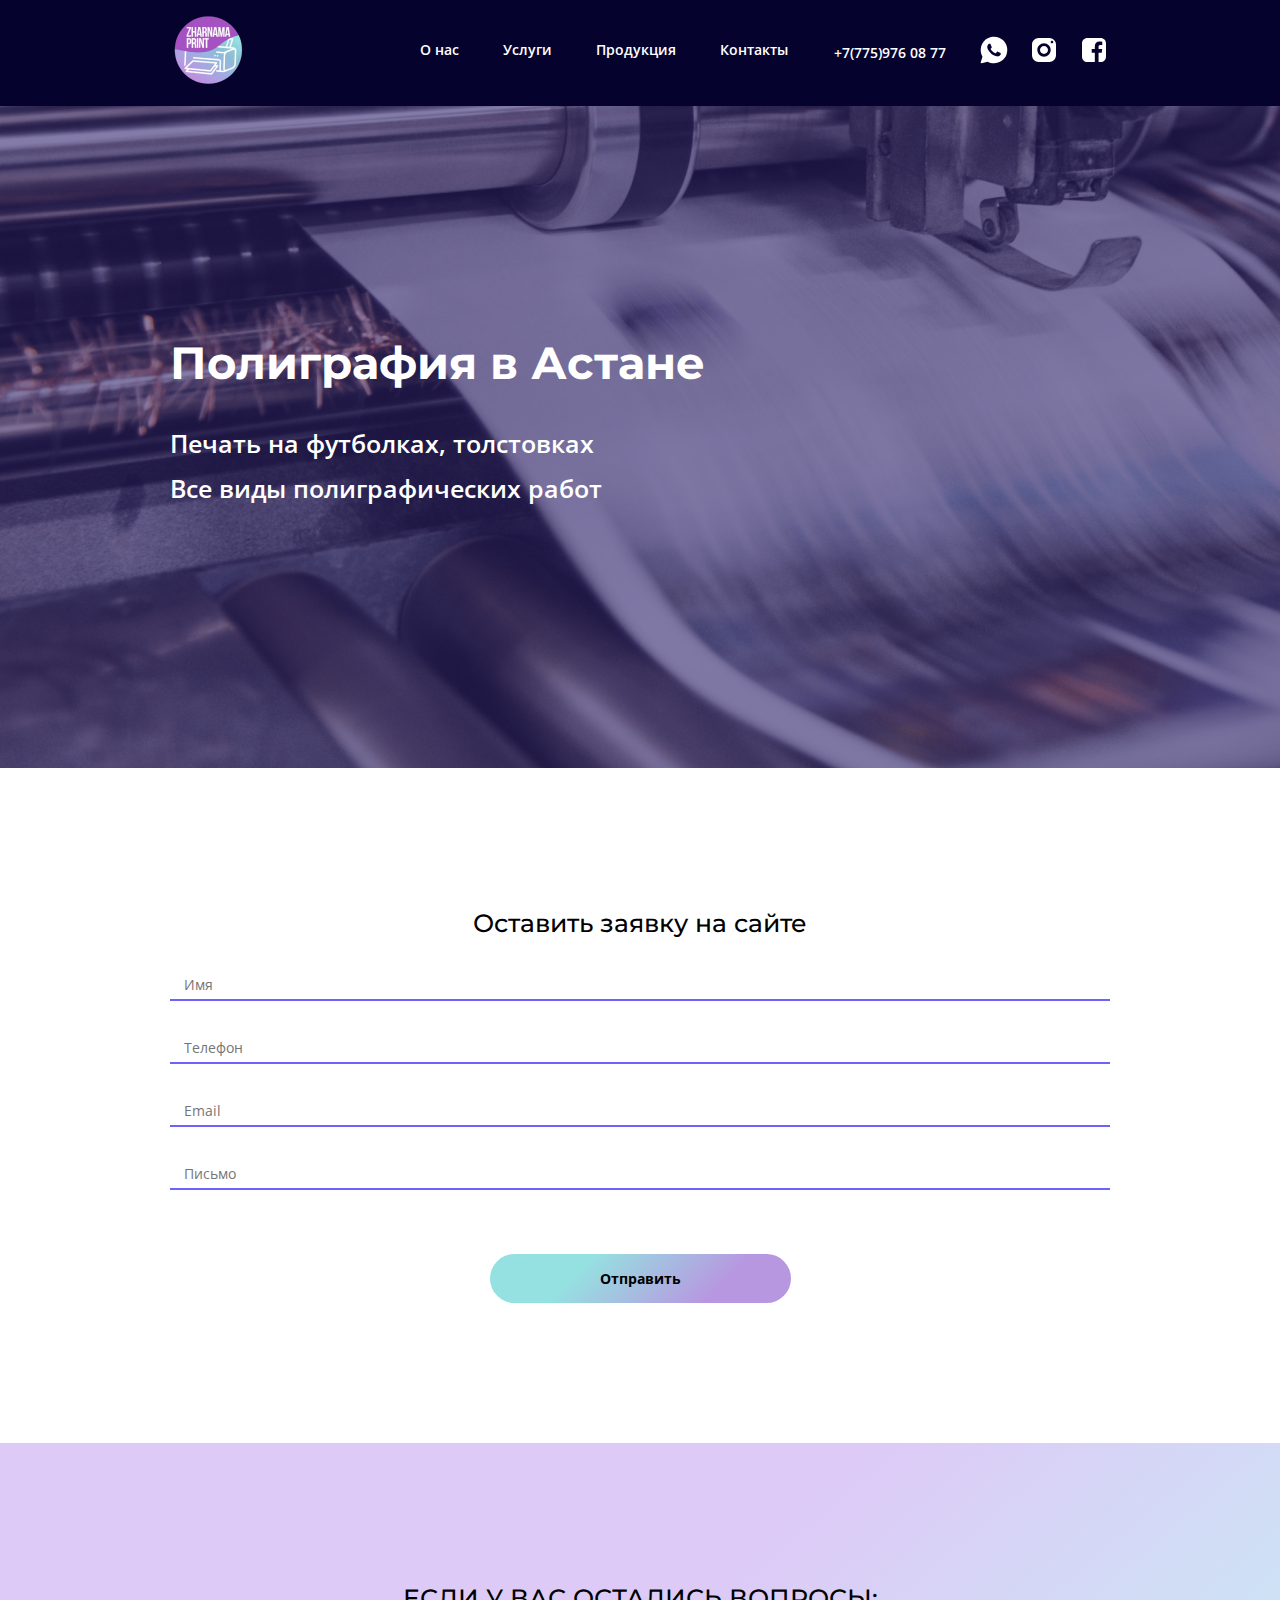
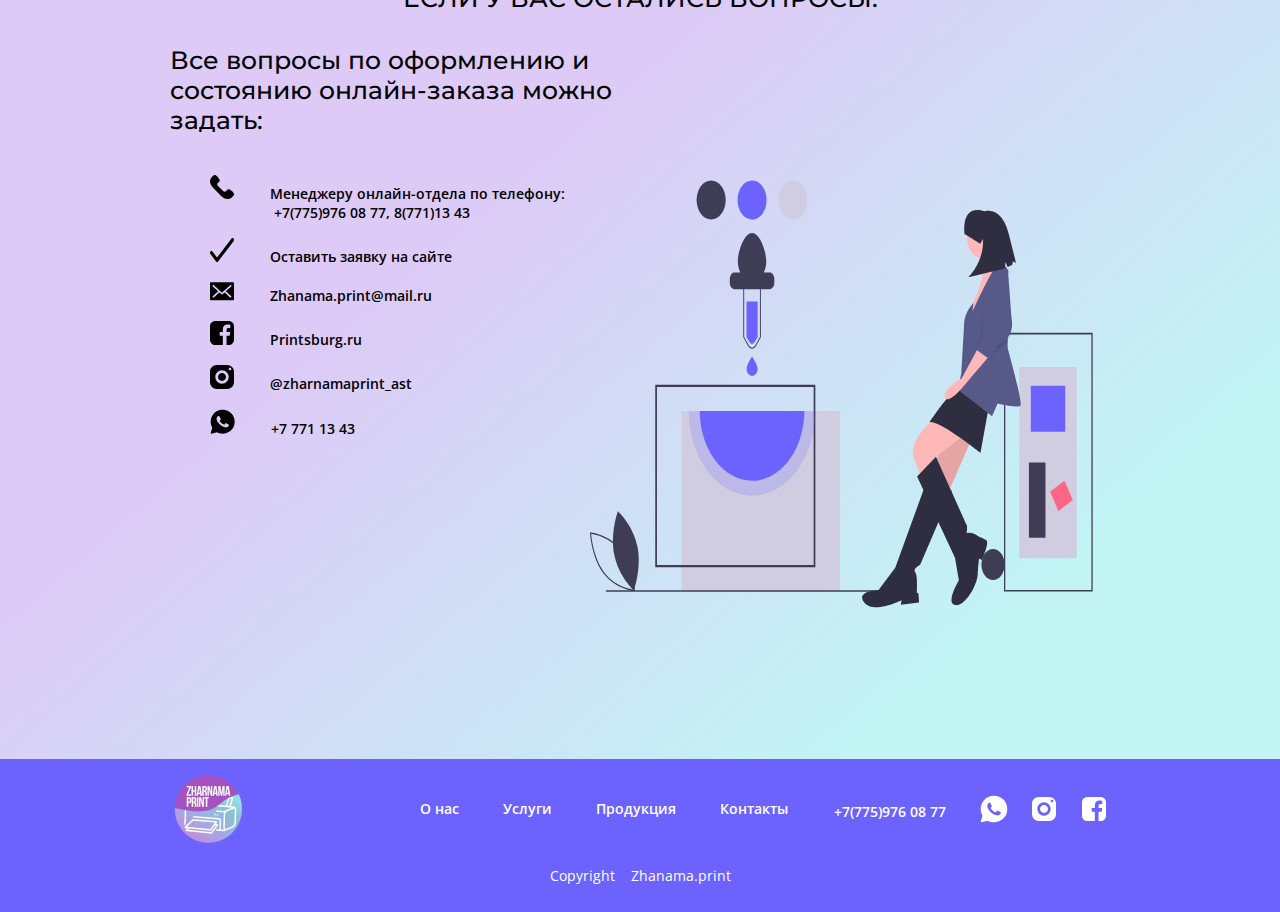
<file: form.html>
<!DOCTYPE html>
<html lang="en">

<head>
    <meta charset="UTF-8">
    <meta http-equiv="X-UA-Compatible" content="IE=edge">
    <meta name="viewport" content="width=device-width, initial-scale=1.0">
    <link rel="stylesheet" href="style/style.css">
    <link rel="preconnect" href="https://fonts.googleapis.com">
    <link rel="preconnect" href="https://fonts.gstatic.com" crossorigin>
    <link
        href="https://fonts.googleapis.com/css2?family=Montserrat:wght@400;500;700&family=Open+Sans:wght@400;600;700&display=swap"
        rel="stylesheet">
    <title>Полиграфия в Астане</title>
</head>

<body>
    <header>
        <nav class="header-nav-background" id="header">
            <section class="header-nav">
                <a href="./index.html#header">
                    <img class="header-nav-logo" src="img/1/logo.png" alt="logo"></a>
                <section class="header-nav-item">
                    <a class="header-nav-text" href="./index.html#expectation">О нас</a>
                    <a class="header-nav-text" href="./index.html#services">Услуги</a>
                    <a class="header-nav-text" href="./index.html#products">Продукция</a>
                    <a class="header-nav-text" href="#questions">Контакты</a>
                    <a class="header-nav-tel" href="tel:+77759760877" target="_blank">+7(775)976 08 77</a>
                    <a href="https://wa.me/77711343" target="_blank">
                        <svg class="header-nav-wb" xmlns="http://www.w3.org/2000/svg" width="32" height="32"
                            viewBox="0 0 32 32" fill="none">
                            <path
                                d="M25.436 6.57056C22.66 3.79322 18.8733 2.39189 14.8973 2.71189C9.55198 3.14122 4.86665 6.85856 3.29865 11.9866C2.17865 15.6506 2.64931 19.4759 4.47331 22.6359L2.74531 28.3732C2.57998 28.9239 3.08265 29.4426 3.63865 29.2946L9.64398 27.6852C11.5893 28.7466 13.7786 29.3052 16.008 29.3066H16.0133C21.6066 29.3066 26.7746 25.8852 28.5626 20.5852C30.304 15.4172 29.016 10.1546 25.436 6.57056ZM22.5306 20.7386C22.2533 21.5159 20.8946 22.2652 20.284 22.3199C19.6733 22.3759 19.1013 22.5959 16.2906 21.4879C12.908 20.1546 10.772 16.6866 10.6066 16.4652C10.44 16.2426 9.24798 14.6612 9.24798 13.0239C9.24798 11.3866 10.108 10.5812 10.4133 10.2492C10.7186 9.91589 11.0786 9.83322 11.3013 9.83322C11.5226 9.83322 11.7453 9.83322 11.9386 9.84122C12.176 9.85056 12.4386 9.86256 12.688 10.4159C12.984 11.0746 13.6306 12.7199 13.7133 12.8866C13.796 13.0532 13.852 13.2479 13.7413 13.4692C13.6306 13.6906 13.5746 13.8292 13.4093 14.0239C13.2426 14.2186 13.06 14.4572 12.9106 14.6066C12.744 14.7719 12.5706 14.9532 12.764 15.2852C12.9586 15.6186 13.6253 16.7079 14.6146 17.5892C15.8866 18.7226 16.9573 19.0732 17.2906 19.2412C17.624 19.4079 17.8173 19.3799 18.012 19.1572C18.2066 18.9359 18.844 18.1866 19.0653 17.8532C19.2866 17.5199 19.5093 17.5759 19.8146 17.6866C20.12 17.7972 21.756 18.6026 22.088 18.7692C22.4213 18.9359 22.6426 19.0186 22.7253 19.1572C22.808 19.2946 22.808 19.9612 22.5306 20.7386Z"
                                fill="white" />
                        </svg>
                    </a>
                    <a href="https://www.instagram.com/zharnamaprint_ast/" target="_blank">
                        <svg class="header-nav-in" xmlns="http://www.w3.org/2000/svg" width="32" height="32"
                            viewBox="0 0 32 32" fill="none">
                            <path
                                d="M10.6667 4C6.98533 4 4 6.98533 4 10.6667V21.3333C4 25.0147 6.98533 28 10.6667 28H21.3333C25.0147 28 28 25.0147 28 21.3333V10.6667C28 6.98533 25.0147 4 21.3333 4H10.6667ZM24 6.66667C24.736 6.66667 25.3333 7.264 25.3333 8C25.3333 8.736 24.736 9.33333 24 9.33333C23.264 9.33333 22.6667 8.736 22.6667 8C22.6667 7.264 23.264 6.66667 24 6.66667ZM16 9.33333C19.6813 9.33333 22.6667 12.3187 22.6667 16C22.6667 19.6813 19.6813 22.6667 16 22.6667C12.3187 22.6667 9.33333 19.6813 9.33333 16C9.33333 12.3187 12.3187 9.33333 16 9.33333ZM16 12C14.9391 12 13.9217 12.4214 13.1716 13.1716C12.4214 13.9217 12 14.9391 12 16C12 17.0609 12.4214 18.0783 13.1716 18.8284C13.9217 19.5786 14.9391 20 16 20C17.0609 20 18.0783 19.5786 18.8284 18.8284C19.5786 18.0783 20 17.0609 20 16C20 14.9391 19.5786 13.9217 18.8284 13.1716C18.0783 12.4214 17.0609 12 16 12Z"
                                fill="white" />
                        </svg>
                    </a>
                    <a href="https://www.facebook.com/pg/%D0%9F%D0%BE%D0%BB%D0%B8%D0%B3%D1%80%D0%B0%D1%84%D0%B8%D1%8F-%D0%BF%D1%80%D0%B8%D0%BD%D1%82%D1%8B-%D0%BD%D0%B0-%D1%84%D1%83%D1%82%D0%B1%D0%BE%D0%BB%D0%BA%D0%B8-%D1%82%D0%BE%D0%BB%D1%81%D1%82%D0%BE%D0%B2%D0%BA%D0%B8-%D0%B8-%D1%81%D0%B2%D0%B8%D1%82%D1%88%D0%BE%D1%82%D1%8B-340540543808289/posts/"
                        target="_blank">
                        <svg class="header-nav-fb" xmlns="http://www.w3.org/2000/svg" width="32" height="32"
                            viewBox="0 0 32 32" fill="none">
                            <path
                                d="M22.6667 4H9.33333C6.388 4 4 6.388 4 9.33333V22.6667C4 25.612 6.388 28 9.33333 28H16.828V18.7187H13.704V15.0853H16.828V12.412C16.828 9.31333 18.7227 7.624 21.488 7.624C22.42 7.62133 23.3507 7.66933 24.2773 7.764V11.004H22.3733C20.8667 11.004 20.5733 11.716 20.5733 12.7667V15.08H24.1733L23.7053 18.7133H20.552V28H22.6667C25.612 28 28 25.612 28 22.6667V9.33333C28 6.388 25.612 4 22.6667 4Z"
                                fill="white" />
                        </svg>
                    </a>
                </section>
            </section>
        </nav>
        <section class="header">
            <h1 class="header-title">
                Полиграфия в Астане
            </h1>
            <p class="header-text">
                Печать на футболках, толстовках
                <br>
                Все виды полиграфических работ
            </p>

        </section>
    </header>

    <main>
        <form class="main-form">
            <h2 class="main-form-title">Оставить заявку на сайте</h2>
            <section class="main-form-item">
                <input class="main-form-text" type="text" required placeholder="Имя">
                <input class="main-form-text" type="tel" required placeholder="Телефон">
                <input class="main-form-text" type="email" required placeholder="Email">
                <input class="main-form-text" type="text" size="40" placeholder="Письмо" maxlength="1000">
                <input class="main-form-button" ib="form" type="submit" value="Отправить">
            </section>
        </form>
    </main>

    <footer>
        <section class="footer-questions">
            <section class="footer-questions-width">
                <h2 class="footer-questions-title" id="questions">
                    ЕСЛИ У ВАС ОСТАЛИСЬ ВОПРОСЫ:
                </h2>
                <p class="footer-questions-text">Все вопросы по оформлению и состоянию онлайн-заказа можно задать:</p>
                <section class="footer-questions-block">
                    <ul class="footer-questions-items">
                        <li class="footer-questions-lists">
                            <svg xmlns="http://www.w3.org/2000/svg" width="24" height="24" viewBox="0 0 24 24"
                                fill="none">
                                <path
                                    d="M23.7427 18.2015C22.8493 16.5123 19.7469 14.6808 19.6103 14.6007C19.2117 14.3737 18.7957 14.2536 18.4064 14.2536C17.8275 14.2536 17.3537 14.5188 17.0667 15.0012C16.6129 15.544 16.0501 16.1786 15.9135 16.2769C14.8564 16.9942 14.0288 16.9128 13.1132 15.997L8.00289 10.8855C7.09303 9.97556 7.00939 9.13767 7.7217 8.08618C7.82136 7.94868 8.45581 7.38533 8.99861 6.93101C9.34475 6.72498 9.58234 6.41884 9.68645 6.04327C9.82482 5.54356 9.72293 4.95574 9.39636 4.38305C9.31939 4.25134 7.48723 1.14805 5.79922 0.254974C5.48421 0.0881061 5.12917 0 4.77324 0C4.18684 0 3.63514 0.22872 3.22048 0.642996L2.09128 1.77191C0.305388 3.55762 -0.341075 5.58183 0.168799 7.78804C0.594139 9.6267 1.83368 11.5833 3.8536 13.603L10.3961 20.1465C12.9526 22.7033 15.3898 24 17.6402 24C19.2953 24 20.8387 23.2965 22.2255 21.9095L23.3543 20.7806C24.0403 20.0949 24.1961 19.0581 23.7427 18.2015Z"
                                    fill="black" />
                            </svg>
                            <span class="footer-questions-lists-text">Менеджеру онлайн-отдела по телефону: </span>
                            <br>
                            <a class="footer-questions-lists-tel" href="tel:+77759760877">
                                +7(775)976 08 77, 8(771)13 43</a>
                        </li>
                        <li class="footer-questions-lists">
                            <svg xmlns="http://www.w3.org/2000/svg" width="24" height="24" viewBox="0 0 24 24"
                                fill="none">
                                <path
                                    d="M22.5486 0.000802023C22.1823 0.0150824 21.8347 0.215382 21.5794 0.559266L7.06907 19.5471L2.42688 13.4724C2.29698 13.2954 2.14139 13.154 1.96922 13.0566C1.79705 12.9593 1.61177 12.9078 1.42421 12.9053C1.23666 12.9028 1.05062 12.9493 0.87697 13.0421C0.703323 13.1349 0.545568 13.272 0.412942 13.4456C0.280316 13.6191 0.175487 13.8256 0.104592 14.0528C0.0336983 14.28 -0.00183519 14.5235 7.29697e-05 14.7689C0.00198113 15.0143 0.0412923 15.2568 0.115705 15.4821C0.190117 15.7074 0.298135 15.911 0.433432 16.081L6.07235 23.4599C6.33674 23.8057 6.69525 24 7.06907 24C7.44289 24 7.80141 23.8057 8.0658 23.4599L23.5728 3.16784C23.7765 2.90872 23.9157 2.57512 23.972 2.21074C24.0283 1.84637 23.9992 1.46823 23.8885 1.12588C23.7778 0.78352 23.5906 0.49292 23.3515 0.292159C23.1124 0.0913986 22.8325 -0.0101564 22.5486 0.000802023Z"
                                    fill="black" />
                            </svg>
                            <a class="footer-questions-lists-text" href="#form">
                                Оставить заявку на сайте
                            </a>
                        </li>
                        <li class="footer-questions-lists">

                            <svg xmlns="http://www.w3.org/2000/svg" width="24" height="19" viewBox="0 0 24 19"
                                fill="none">
                                <path
                                    d="M23.2222 0.325195H0.777814C0.348263 0.325195 0 0.686556 0 1.13225V17.5182C0 17.9639 0.348263 18.3252 0.777814 18.3252H23.2221C23.6517 18.3252 24 17.9639 24 17.5182V1.13225C24 0.686556 23.6518 0.325195 23.2222 0.325195ZM21.2377 14.1715C21.5671 14.468 21.6023 14.9854 21.3165 15.3272C21.0306 15.6688 20.532 15.7056 20.2024 15.4089C19.9984 15.2252 14.8491 10.5886 14.6506 10.41L12.5176 12.3306C12.3692 12.4643 12.1846 12.5312 12 12.5312C11.8154 12.5312 11.6308 12.4643 11.4824 12.3306L9.34936 10.41C9.15087 10.5887 4.00163 15.2252 3.79757 15.4089C3.46816 15.7055 2.96937 15.669 2.6835 15.3272C2.39762 14.9854 2.43289 14.468 2.76231 14.1715L8.14457 9.32514L2.76231 4.47894C2.43295 4.18235 2.39767 3.66495 2.6835 3.32319C2.96943 2.98149 3.46816 2.94479 3.79757 3.24148C4.06449 3.48181 11.5154 10.1907 12 10.6271C12.4197 10.2492 19.9132 3.50196 20.2024 3.24148C20.5318 2.94484 21.0306 2.98139 21.3165 3.32319C21.6024 3.66495 21.5671 4.18241 21.2377 4.47894L15.8554 9.32514L21.2377 14.1715Z"
                                    fill="black" />
                            </svg>
                            <a class="footer-questions-lists-text" href="mailto:zhanama.print@mail.ru" target="_blank">
                                Zhanama.print@mail.ru
                            </a>
                        </li>
                        <li class="footer-questions-lists">
                            <svg xmlns="http://www.w3.org/2000/svg" width="24" height="24" viewBox="0 0 24 24"
                                fill="none">
                                <path
                                    d="M18.6667 0H5.33333C2.388 0 0 2.388 0 5.33333V18.6667C0 21.612 2.388 24 5.33333 24H12.828V14.7187H9.704V11.0853H12.828V8.412C12.828 5.31333 14.7227 3.624 17.488 3.624C18.42 3.62133 19.3507 3.66933 20.2773 3.764V7.004H18.3733C16.8667 7.004 16.5733 7.716 16.5733 8.76667V11.08H20.1733L19.7053 14.7133H16.552V24H18.6667C21.612 24 24 21.612 24 18.6667V5.33333C24 2.388 21.612 0 18.6667 0Z"
                                    fill="black" />
                            </svg>
                            <a class="footer-questions-lists-text"
                                href="https://www.facebook.com/pg/%D0%9F%D0%BE%D0%BB%D0%B8%D0%B3%D1%80%D0%B0%D1%84%D0%B8%D1%8F-%D0%BF%D1%80%D0%B8%D0%BD%D1%82%D1%8B-%D0%BD%D0%B0-%D1%84%D1%83%D1%82%D0%B1%D0%BE%D0%BB%D0%BA%D0%B8-%D1%82%D0%BE%D0%BB%D1%81%D1%82%D0%BE%D0%B2%D0%BA%D0%B8-%D0%B8-%D1%81%D0%B2%D0%B8%D1%82%D1%88%D0%BE%D1%82%D1%8B-340540543808289/posts/"
                                target="_blank">
                                Printsburg.ru
                            </a>
                        </li>
                        <li class="footer-questions-lists">
                            <svg xmlns="http://www.w3.org/2000/svg" width="24" height="24" viewBox="0 0 24 24"
                                fill="none">
                                <path
                                    d="M6.66667 0C2.98533 0 0 2.98533 0 6.66667V17.3333C0 21.0147 2.98533 24 6.66667 24H17.3333C21.0147 24 24 21.0147 24 17.3333V6.66667C24 2.98533 21.0147 0 17.3333 0H6.66667ZM20 2.66667C20.736 2.66667 21.3333 3.264 21.3333 4C21.3333 4.736 20.736 5.33333 20 5.33333C19.264 5.33333 18.6667 4.736 18.6667 4C18.6667 3.264 19.264 2.66667 20 2.66667ZM12 5.33333C15.6813 5.33333 18.6667 8.31867 18.6667 12C18.6667 15.6813 15.6813 18.6667 12 18.6667C8.31867 18.6667 5.33333 15.6813 5.33333 12C5.33333 8.31867 8.31867 5.33333 12 5.33333ZM12 8C10.9391 8 9.92172 8.42143 9.17157 9.17157C8.42143 9.92172 8 10.9391 8 12C8 13.0609 8.42143 14.0783 9.17157 14.8284C9.92172 15.5786 10.9391 16 12 16C13.0609 16 14.0783 15.5786 14.8284 14.8284C15.5786 14.0783 16 13.0609 16 12C16 10.9391 15.5786 9.92172 14.8284 9.17157C14.0783 8.42143 13.0609 8 12 8Z"
                                    fill="black" />
                            </svg>
                            <a class="footer-questions-lists-text" href="https://www.instagram.com/zharnamaprint_ast/"
                                target="_blank">
                                @zharnamaprint_ast
                            </a>
                        </li>
                        <li class="footer-questions-lists">
                            <svg xmlns="http://www.w3.org/2000/svg" width="25" height="25" viewBox="0 0 25 25"
                                fill="none">
                                <path
                                    d="M21.186 4.18198C18.6847 1.68111 15.2727 0.419275 11.6901 0.707421C6.87369 1.09402 2.65194 4.44131 1.23909 9.05885C0.229909 12.3581 0.654005 15.8027 2.29753 18.6481L0.740506 23.8143C0.591532 24.3102 1.04446 24.7772 1.54545 24.644L6.95658 23.1948C8.70943 24.1505 10.6821 24.6536 12.6909 24.6548H12.6957C17.7356 24.6548 22.3923 21.574 24.0033 16.8016C25.5724 12.148 24.4118 7.40922 21.186 4.18198ZM18.5682 16.9396C18.3183 17.6396 17.094 18.3143 16.5438 18.3636C15.9936 18.414 15.4782 18.6121 12.9456 17.6144C9.89762 16.4138 7.97297 13.291 7.824 13.0917C7.67382 12.8912 6.59976 11.4673 6.59976 9.99293C6.59976 8.51858 7.37467 7.79341 7.64979 7.49446C7.92492 7.19431 8.2493 7.11987 8.44993 7.11987C8.64936 7.11987 8.85 7.11987 9.0242 7.12707C9.23805 7.13548 9.47473 7.14628 9.69939 7.64454C9.9661 8.23764 10.5488 9.71919 10.6233 9.86926C10.6978 10.0193 10.7482 10.1946 10.6485 10.3939C10.5488 10.5932 10.4983 10.7181 10.3494 10.8934C10.1992 11.0687 10.0346 11.2836 9.90003 11.418C9.74985 11.5669 9.59367 11.7302 9.76787 12.0292C9.94328 12.3293 10.544 13.3102 11.4354 14.1038C12.5816 15.1243 13.5463 15.4401 13.8466 15.5914C14.147 15.7414 14.3212 15.7162 14.4966 15.5157C14.672 15.3164 15.2463 14.6417 15.4457 14.3415C15.6452 14.0414 15.8458 14.0918 16.1209 14.1915C16.396 14.2911 17.8702 15.0163 18.1693 15.1663C18.4697 15.3164 18.6691 15.3909 18.7436 15.5157C18.8181 15.6394 18.8181 16.2397 18.5682 16.9396Z"
                                    fill="black" />
                            </svg>
                            <a class="footer-questions-lists-text" href="https://wa.me/77711343" target="_blank">
                                +7 771 13 43
                            </a>
                        </li>
                    </ul>
                    <svg class="footer-questions-svg" xmlns="http://www.w3.org/2000/svg" width="548" height="460"
                        viewBox="0 0 548 460" fill="none">
                        <path
                            d="M25.6637 404.92C30.3143 427.941 46.2437 442.199 46.2437 442.199C46.2437 442.199 54.6329 419.132 49.9823 396.111C45.3317 373.089 29.4024 358.832 29.4024 358.832C29.4024 358.832 21.0132 381.899 25.6637 404.92Z"
                            fill="#3F3D56" />
                        <path
                            d="M47.4222 442.968L46.7872 442.921C46.5938 442.908 27.3005 441.315 14.5375 424.678C1.77501 408.041 0.0674833 382.257 0.051763 381.998L0 381.15L0.635007 381.196C0.828435 381.21 20.1217 382.803 32.8845 399.44C45.6472 416.077 47.3547 441.861 47.3705 442.12L47.4222 442.968ZM1.22887 382.751C1.64742 387.354 4.16714 409.086 15.3118 423.613C26.4564 438.141 42.7458 440.93 46.1934 441.367C45.7748 436.763 43.2551 415.033 32.1102 400.505C20.9575 385.965 4.67482 383.186 1.22887 382.751Z"
                            fill="#3F3D56" />
                        <path
                            d="M424.718 431.347C431.476 431.347 436.955 424.01 436.955 414.96C436.955 405.911 431.476 398.574 424.718 398.574C417.96 398.574 412.482 405.911 412.482 414.96C412.482 424.01 417.96 431.347 424.718 431.347Z"
                            fill="#3F3D56" />
                        <path d="M263.51 253.166H96.5868V443.045H263.51V253.166Z" fill="#D0CDE1" />
                        <path
                            d="M237.491 417.817H68.7591V225.514H237.491V417.817ZM70.5707 415.391H235.68V227.94H70.5707V415.391Z"
                            fill="#3F3D56" />
                        <path
                            d="M176.651 175.481L173.229 180.895C172.92 181.351 172.544 181.716 172.123 181.965C171.703 182.215 171.249 182.343 170.789 182.343C170.329 182.343 169.875 182.215 169.454 181.965C169.034 181.716 168.657 181.351 168.349 180.895L164.927 175.481V137.864H176.651V175.481Z"
                            fill="#6C63FF" />
                        <path
                            d="M189.443 107.338H183.145C184.858 104.003 185.773 100.048 185.769 96.0004C185.769 84.9218 179.062 65.4751 170.789 65.4751C162.516 65.4751 155.809 84.9218 155.809 96.0004C155.805 100.048 156.72 104.003 158.433 107.338H152.135C150.865 107.343 149.648 108.021 148.75 109.224C147.852 110.426 147.346 112.056 147.342 113.756V118.363C147.346 120.064 147.852 121.694 148.75 122.896C149.648 124.099 150.865 124.776 152.135 124.781H189.443C190.713 124.776 191.929 124.099 192.827 122.896C193.725 121.694 194.232 120.064 194.235 118.363V113.756C194.232 112.056 193.725 110.426 192.827 109.224C191.929 108.021 190.713 107.343 189.443 107.338Z"
                            fill="#3F3D56" />
                        <path
                            d="M170.789 187.621C170.003 187.626 169.228 187.383 168.526 186.913C167.824 186.443 167.214 185.758 166.745 184.914L161.517 175.58V111.057H180.06V175.58L174.832 184.914C174.364 185.758 173.754 186.443 173.051 186.913C172.349 187.383 171.574 187.626 170.789 187.621ZM162.476 175.152L167.512 184.144C167.893 184.825 168.388 185.378 168.957 185.759C169.526 186.14 170.153 186.338 170.789 186.338C171.425 186.338 172.052 186.14 172.621 185.759C173.189 185.378 173.684 184.825 174.066 184.144L179.102 175.152V112.341H162.476V175.152Z"
                            fill="#3F3D56" />
                        <path
                            d="M176.54 208.599C176.54 210.641 175.934 212.6 174.856 214.045C173.777 215.489 172.314 216.3 170.789 216.3C169.263 216.3 167.801 215.489 166.722 214.045C165.643 212.6 165.037 210.641 165.037 208.599C165.037 204.345 170.789 195.762 170.789 195.762C170.789 195.762 176.54 204.345 176.54 208.599Z"
                            fill="#6C63FF" />
                        <path opacity="0.2"
                            d="M237.408 253.525C237.342 277.127 230.293 299.731 217.807 316.389C205.32 333.046 188.414 342.399 170.789 342.399C153.164 342.399 136.257 333.046 123.77 316.389C111.284 299.731 104.236 277.127 104.169 253.525H237.408Z"
                            fill="#6C63FF" />
                        <path
                            d="M225.901 253.166C225.847 272.691 220.016 291.393 209.686 305.174C199.357 318.955 185.37 326.693 170.789 326.693C156.207 326.693 142.22 318.955 131.891 305.174C121.561 291.393 115.731 272.691 115.676 253.166H225.901Z"
                            fill="#6C63FF" />
                        <path
                            d="M127.654 51.3551C136.124 51.3551 142.991 42.16 142.991 30.8172C142.991 19.4744 136.124 10.2793 127.654 10.2793C119.183 10.2793 112.317 19.4744 112.317 30.8172C112.317 42.16 119.183 51.3551 127.654 51.3551Z"
                            fill="#3F3D56" />
                        <path
                            d="M170.789 51.3551C179.259 51.3551 186.126 42.16 186.126 30.8172C186.126 19.4744 179.259 10.2793 170.789 10.2793C162.319 10.2793 155.452 19.4744 155.452 30.8172C155.452 42.16 162.319 51.3551 170.789 51.3551Z"
                            fill="#6C63FF" />
                        <path
                            d="M213.924 51.3551C222.394 51.3551 229.261 42.16 229.261 30.8172C229.261 19.4744 222.394 10.2793 213.924 10.2793C205.454 10.2793 198.587 19.4744 198.587 30.8172C198.587 42.16 205.454 51.3551 213.924 51.3551Z"
                            fill="#D0CDE1" />
                        <path d="M329.814 442.215H16.8954V443.701H329.814V442.215Z" fill="#3F3D56" />
                        <path
                            d="M436.318 443.5V170.731H529.761V443.5H436.318ZM437.662 172.532V441.7H528.417V172.532H437.662Z"
                            fill="#3F3D56" />
                        <path d="M512.954 408.392V206.741H452.451V408.392H512.954Z" fill="#D0CDE1" />
                        <path d="M500.854 275.158V226.546H464.552V275.158H500.854Z" fill="#6C63FF" />
                        <path d="M493.621 358.662L508.758 346.959L500.019 326.689L484.882 338.392L493.621 358.662Z"
                            fill="#FF6584" />
                        <path d="M480.014 386.786V307.566H462.535V386.786H480.014Z" fill="#3F3D56" />
                        <path d="M378.232 267.264L352.001 341.811L370.363 355.471L403.007 280.924L378.232 267.264Z"
                            fill="#FFB8B8" />
                        <path opacity="0.1"
                            d="M378.232 267.264L352.001 341.811L370.363 355.471L403.007 280.924L378.232 267.264Z"
                            fill="black" />
                        <path
                            d="M353.167 331.663L321.689 418.309L303.91 442.117C303.91 442.117 279.428 442.508 289.046 454.997C298.664 467.487 328.393 452.655 328.393 452.655L327.519 457.339L346.755 454.997L346.172 445.63L344.423 444.459C344.423 444.459 345.589 426.505 342.674 422.993C339.76 419.48 347.921 415.187 347.921 415.187L381.439 337.127L353.167 331.663Z"
                            fill="#2F2E41" />
                        <path
                            d="M362.202 261.8C362.202 261.8 334.222 283.657 341.509 303.562C348.795 323.467 351.127 325.028 351.127 325.028L365.991 310.587L363.368 302.391L392.514 279.754C392.514 279.754 370.072 256.726 362.202 261.8Z"
                            fill="#FFB8B8" />
                        <path
                            d="M344.715 322.296L384.645 407.771L388.725 431.579C388.725 431.579 374.152 456.168 384.936 457.729C395.72 459.291 407.961 436.263 408.544 425.725C409.127 415.187 410.002 408.552 410.002 408.552L412.916 410.113C412.916 410.113 421.66 391.379 417.288 389.037C414.721 387.653 412.093 386.48 409.419 385.524C409.419 385.524 403.007 380.06 396.886 382.012C396.886 382.012 398.052 375.767 396.886 373.035C395.72 370.303 364.594 301.439 364.594 301.439L344.715 322.296Z"
                            fill="#2F2E41" />
                        <path
                            d="M413.499 92.4108C422.352 92.4108 429.529 82.7999 429.529 70.9444C429.529 59.0888 422.352 49.478 413.499 49.478C404.646 49.478 397.469 59.0888 397.469 70.9444C397.469 82.7999 404.646 92.4108 413.499 92.4108Z"
                            fill="#FFB8B8" />
                        <path
                            d="M409.127 84.6048C409.127 84.6048 414.956 106.852 413.499 113.097C412.042 119.341 400.383 148.614 400.383 148.614L401.841 162.274L430.987 102.168C430.987 102.168 423.7 89.2884 425.74 80.3115L409.127 84.6048Z"
                            fill="#FFB8B8" />
                        <path
                            d="M419.911 250.872L411.459 297.317C411.459 297.317 369.488 263.752 357.83 264.922C357.83 264.922 383.187 226.283 392.805 226.283C402.423 226.283 419.911 250.872 419.911 250.872Z"
                            fill="#2F2E41" />
                        <path
                            d="M440.896 105.291C440.896 105.291 434.193 90.8497 426.032 103.339C417.871 115.829 403.007 148.614 403.007 148.614L404.048 139.283C404.048 139.283 394.846 148.614 394.263 160.713C393.68 172.812 391.348 213.403 391.348 213.403L387.559 230.576L423.7 258.678L429.529 245.408C429.529 245.408 451.389 250.872 453.721 247.359C456.052 243.846 440.144 186.777 440.144 186.777L440.896 105.291Z"
                            fill="#575A89" />
                        <path
                            d="M409.127 186.473L391.64 218.867C391.64 218.867 370.655 229.796 374.152 238.772C377.65 247.749 395.429 225.112 395.429 225.112L421.66 194.279L409.127 186.473Z"
                            fill="#FFB8B8" />
                        <path opacity="0.1"
                            d="M426.323 108.803C426.323 108.803 413.499 136.124 412.916 156.81C412.333 177.496 412.479 175.349 412.479 175.349L406.067 187.448L421.223 198.767L428.946 188.034C428.946 188.034 446.142 181.399 444.102 162.274C442.062 143.15 440.896 107.633 437.981 107.633C435.067 107.633 426.323 108.803 426.323 108.803Z"
                            fill="black" />
                        <path
                            d="M426.906 104.9C426.906 104.9 414.082 132.221 413.499 152.907C412.916 173.593 414.374 173.983 414.374 173.983L406.504 188.034L421.077 198.572L429.529 184.131C429.529 184.131 446.726 177.496 444.685 158.371C442.645 139.247 441.479 103.729 438.565 103.729C435.65 103.729 426.906 104.9 426.906 104.9Z"
                            fill="#575A89" />
                        <path
                            d="M394.834 66.7026C394.834 66.7026 389.898 34.7691 415.752 42.7591C415.752 42.7591 433.532 36.4815 441.171 66.0825L448.968 97.1332L445.928 95.305L444.795 99.4268L440.157 101.515L437.826 96.3434L437.22 102.975L398.782 112.113C398.782 112.113 415.345 96.5976 414.214 71.9463L411.177 76.9608L394.834 66.7026Z"
                            fill="#2F2E41" />
                    </svg>
                </section>
            </section>
        </section>

        <nav class="footer-nav-background">
            <section class="footer-nav">
                <a href="./index.html#header">
                    <img class="footer-nav-logo" src="img/1/logo.png" alt="logo">
                </a>
                <section class="footer-nav-item">
                    <a class="footer-nav-text" href="./index.html#expectation">О нас</a>
                    <a class="footer-nav-text" href="./index.html#services">Услуги</a>
                    <a class="footer-nav-text" href="./index.html#products">Продукция</a>
                    <a class="footer-nav-text" href="#questions">Контакты</a>
                    <a class="footer-nav-tel" href="tel:+77759760877" target="_blank">+7(775)976 08 77</a>
                    <a href="https://wa.me/77711343" target="_blank">
                        <svg class="footer-nav-wb" xmlns="http://www.w3.org/2000/svg" width="32" height="32"
                            viewBox="0 0 32 32" fill="none">
                            <path
                                d="M25.436 6.57056C22.66 3.79322 18.8733 2.39189 14.8973 2.71189C9.55198 3.14122 4.86665 6.85856 3.29865 11.9866C2.17865 15.6506 2.64931 19.4759 4.47331 22.6359L2.74531 28.3732C2.57998 28.9239 3.08265 29.4426 3.63865 29.2946L9.64398 27.6852C11.5893 28.7466 13.7786 29.3052 16.008 29.3066H16.0133C21.6066 29.3066 26.7746 25.8852 28.5626 20.5852C30.304 15.4172 29.016 10.1546 25.436 6.57056ZM22.5306 20.7386C22.2533 21.5159 20.8946 22.2652 20.284 22.3199C19.6733 22.3759 19.1013 22.5959 16.2906 21.4879C12.908 20.1546 10.772 16.6866 10.6066 16.4652C10.44 16.2426 9.24798 14.6612 9.24798 13.0239C9.24798 11.3866 10.108 10.5812 10.4133 10.2492C10.7186 9.91589 11.0786 9.83322 11.3013 9.83322C11.5226 9.83322 11.7453 9.83322 11.9386 9.84122C12.176 9.85056 12.4386 9.86256 12.688 10.4159C12.984 11.0746 13.6306 12.7199 13.7133 12.8866C13.796 13.0532 13.852 13.2479 13.7413 13.4692C13.6306 13.6906 13.5746 13.8292 13.4093 14.0239C13.2426 14.2186 13.06 14.4572 12.9106 14.6066C12.744 14.7719 12.5706 14.9532 12.764 15.2852C12.9586 15.6186 13.6253 16.7079 14.6146 17.5892C15.8866 18.7226 16.9573 19.0732 17.2906 19.2412C17.624 19.4079 17.8173 19.3799 18.012 19.1572C18.2066 18.9359 18.844 18.1866 19.0653 17.8532C19.2866 17.5199 19.5093 17.5759 19.8146 17.6866C20.12 17.7972 21.756 18.6026 22.088 18.7692C22.4213 18.9359 22.6426 19.0186 22.7253 19.1572C22.808 19.2946 22.808 19.9612 22.5306 20.7386Z"
                                fill="white" />
                        </svg>
                    </a>
                    <a href="https://www.instagram.com/zharnamaprint_ast/" target="_blank">
                        <svg class="footer-nav-in" xmlns="http://www.w3.org/2000/svg" width="32" height="32"
                            viewBox="0 0 32 32" fill="none">
                            <path
                                d="M10.6667 4C6.98533 4 4 6.98533 4 10.6667V21.3333C4 25.0147 6.98533 28 10.6667 28H21.3333C25.0147 28 28 25.0147 28 21.3333V10.6667C28 6.98533 25.0147 4 21.3333 4H10.6667ZM24 6.66667C24.736 6.66667 25.3333 7.264 25.3333 8C25.3333 8.736 24.736 9.33333 24 9.33333C23.264 9.33333 22.6667 8.736 22.6667 8C22.6667 7.264 23.264 6.66667 24 6.66667ZM16 9.33333C19.6813 9.33333 22.6667 12.3187 22.6667 16C22.6667 19.6813 19.6813 22.6667 16 22.6667C12.3187 22.6667 9.33333 19.6813 9.33333 16C9.33333 12.3187 12.3187 9.33333 16 9.33333ZM16 12C14.9391 12 13.9217 12.4214 13.1716 13.1716C12.4214 13.9217 12 14.9391 12 16C12 17.0609 12.4214 18.0783 13.1716 18.8284C13.9217 19.5786 14.9391 20 16 20C17.0609 20 18.0783 19.5786 18.8284 18.8284C19.5786 18.0783 20 17.0609 20 16C20 14.9391 19.5786 13.9217 18.8284 13.1716C18.0783 12.4214 17.0609 12 16 12Z"
                                fill="white" />
                        </svg>
                    </a>
                    <a href="https://www.facebook.com/pg/%D0%9F%D0%BE%D0%BB%D0%B8%D0%B3%D1%80%D0%B0%D1%84%D0%B8%D1%8F-%D0%BF%D1%80%D0%B8%D0%BD%D1%82%D1%8B-%D0%BD%D0%B0-%D1%84%D1%83%D1%82%D0%B1%D0%BE%D0%BB%D0%BA%D0%B8-%D1%82%D0%BE%D0%BB%D1%81%D1%82%D0%BE%D0%B2%D0%BA%D0%B8-%D0%B8-%D1%81%D0%B2%D0%B8%D1%82%D1%88%D0%BE%D1%82%D1%8B-340540543808289/posts/"
                        target="_blank">
                        <svg class="footer-nav-fb" xmlns="http://www.w3.org/2000/svg" width="32" height="32"
                            viewBox="0 0 32 32" fill="none">
                            <path
                                d="M22.6667 4H9.33333C6.388 4 4 6.388 4 9.33333V22.6667C4 25.612 6.388 28 9.33333 28H16.828V18.7187H13.704V15.0853H16.828V12.412C16.828 9.31333 18.7227 7.624 21.488 7.624C22.42 7.62133 23.3507 7.66933 24.2773 7.764V11.004H22.3733C20.8667 11.004 20.5733 11.716 20.5733 12.7667V15.08H24.1733L23.7053 18.7133H20.552V28H22.6667C25.612 28 28 25.612 28 22.6667V9.33333C28 6.388 25.612 4 22.6667 4Z"
                                fill="white" />
                        </svg>
                    </a>
                </section>


            </section>
        </nav>
        <section class="footer-copyright">
            <p class="footer-copyright-text">Copyright </p>
            <p class="footer-copyright-text">Zhanama.print</p>
        </section>
    </footer>
</body>

</html>
</file>
<file: style/style.css>
body {
  max-width: 1920px;
  background-color: #fff;
  margin: 0 auto;
}

header {
  background-image: url(../img/1/photo.png);
  max-width: 1920px;
  min-width: 960px;
  height: 768px;
}

.header-nav {
  width: 940px;
  display: -webkit-box;
  display: -ms-flexbox;
  display: flex;
  -ms-flex-wrap: wrap;
      flex-wrap: wrap;
  -webkit-box-pack: justify;
      -ms-flex-pack: justify;
          justify-content: space-between;
  margin: 0 auto;
}

.header-nav-item {
  display: -webkit-box;
  display: -ms-flexbox;
  display: flex;
  -ms-flex-wrap: wrap;
      flex-wrap: wrap;
  -webkit-box-pack: justify;
      -ms-flex-pack: justify;
          justify-content: space-between;
}

.header-nav-background {
  background: #05022D;
}

.header-nav-logo {
  display: block;
  width: 77px;
  height: 70px;
  margin: 15px 0 15px 0;
}

.header-nav-text {
  text-decoration: none;
  display: block;
  font-family: Open Sans;
  font-style: normal;
  font-weight: 600;
  font-size: 14px;
  line-height: 25px;
  color: #FFFFFF;
  margin: 37px 22px 38px;
}

.header-nav-tel {
  display: block;
  text-decoration: none;
  font-family: Open Sans;
  font-style: normal;
  font-weight: 600;
  font-size: 14px;
  line-height: 25px;
  color: #FFFFFF;
  margin: 40px 32px 41px 24px;
}

.header-nav-wb {
  width: 32px;
  height: 32px;
  margin: 34px 18px 34px 0;
}

.header-nav-in {
  width: 32px;
  height: 32px;
  margin: 34px 18px 34px 0;
}

.header-nav-fb {
  width: 32px;
  height: 32px;
  margin: 34px 0;
}

.header {
  width: 940px;
  margin: 0 auto;
}

.header-title {
  font-family: Montserrat;
  font-style: normal;
  font-weight: bold;
  font-size: 45px;
  line-height: 55px;
  color: #FFFFFF;
  margin: 229px 0 31px;
}

.header-text {
  font-family: Open Sans;
  font-style: normal;
  font-weight: 600;
  font-size: 25px;
  line-height: 45px;
  color: #FFFFFF;
}

.main-expectation {
  margin: 140px 0;
}

.main-expectation-title {
  text-align: center;
  font-family: Montserrat;
  font-style: normal;
  font-weight: 500;
  font-size: 25px;
  line-height: 30px;
  color: #000000;
  margin: 0 0 32px;
}

.main-expectation-block {
  display: -webkit-box;
  display: -ms-flexbox;
  display: flex;
  -webkit-box-pack: center;
      -ms-flex-pack: center;
          justify-content: center;
}

.main-expectation-block-svg {
  width: 604px;
  height: 471px;
}

.main-expectation-block-items {
  height: 429px;
  max-width: 540px;
  list-style-image: url(../img/2/chek.svg);
  margin: 18px 0 0 105px;
  padding: 0;
}

.main-expectation-block-lists {
  font-family: Open Sans;
  font-style: normal;
  font-weight: normal;
  font-size: 12px;
  line-height: 25px;
  color: #000000;
  margin: 0 0 23px 0;
  padding: 0 0 0 55px;
}

.main-cooperation {
  padding: 140px 0;
}

.main-cooperation-title {
  text-align: center;
  font-family: Montserrat;
  font-style: normal;
  font-weight: 500;
  font-size: 25px;
  line-height: 30px;
  margin: 0 0 32px;
  color: #000000;
}

.main-cooperation-items {
  display: -webkit-box;
  display: -ms-flexbox;
  display: flex;
  -ms-flex-wrap: wrap;
      flex-wrap: wrap;
  -webkit-box-pack: justify;
      -ms-flex-pack: justify;
          justify-content: space-between;
  max-width: 940px;
  margin: 0 auto;
}

.main-cooperation-lists {
  width: 460px;
  display: -webkit-box;
  display: -ms-flexbox;
  display: flex;
  -webkit-box-pack: left;
      -ms-flex-pack: left;
          justify-content: left;
  margin: 0 0 50px;
}

.main-cooperation-lists-number {
  width: 43px;
  height: 45px;
}

.main-cooperation-lists-text {
  font-family: Open Sans;
  font-style: normal;
  font-weight: normal;
  font-size: 12px;
  line-height: 25px;
  margin: 0 0 0 43px;
  color: #000000;
}

.main-improvement {
  background-image: url(../img/4/photo.png);
  -webkit-box-sizing: border-box;
          box-sizing: border-box;
  max-width: 1920px;
  min-width: 960px;
  height: 768px;
  padding: 161px 0;
}

.main-improvement-block {
  margin: 0 auto;
  padding: 62px 80px;
  background: #100A33;
  opacity: 0.7;
  border-radius: 8px;
  width: 800px;
}

.main-improvement-title {
  font-family: Open Sans;
  font-style: normal;
  font-weight: bold;
  font-size: 25px;
  line-height: 45px;
  color: #FFFFFF;
  margin: 0 0 32px;
}

.main-improvement-text {
  font-family: Open Sans;
  font-style: normal;
  font-weight: bold;
  font-size: 14px;
  line-height: 25px;
  color: #FFFFFF;
  margin: 0 0 25px;
}

.main-services {
  margin: 0 auto;
  padding: 140px 0;
  width: 960px;
}

.main-services-title {
  font-family: Montserrat;
  font-style: normal;
  font-weight: 500;
  font-size: 25px;
  line-height: 30px;
  text-align: center;
  color: #000000;
  margin: 0 0 32px;
}

.main-services-items {
  display: -webkit-box;
  display: -ms-flexbox;
  display: flex;
  -ms-flex-wrap: wrap;
      flex-wrap: wrap;
  -webkit-box-pack: center;
      -ms-flex-pack: center;
          justify-content: center;
}

.main-services-block {
  -webkit-box-sizing: border-box;
          box-sizing: border-box;
  margin: 15px 10px;
  font-family: Open Sans;
  font-style: normal;
  font-weight: normal;
  font-size: 12px;
  line-height: 25px;
  text-align: center;
  background: rgba(183, 152, 224, 0.51);
  -webkit-box-shadow: 4px 2px 10px rgba(183, 152, 224, 0.5);
          box-shadow: 4px 2px 10px rgba(183, 152, 224, 0.5);
  border-radius: 8px;
  color: #000000;
  padding: 12px 24px;
  width: 220px;
}

.main-work {
  margin: 0 auto;
  padding: 140px 0;
  width: 940px;
}

.main-work-title {
  text-align: center;
  font-family: Montserrat;
  font-style: normal;
  font-weight: 500;
  font-size: 25px;
  line-height: 30px;
  margin: 0 0 32px;
  color: #000000;
}

.main-work-item {
  display: -webkit-box;
  display: -ms-flexbox;
  display: flex;
  -webkit-box-pack: justify;
      -ms-flex-pack: justify;
          justify-content: space-between;
}

.main-work-img {
  display: block;
  width: 438px;
  height: 886px;
}

.main-work-list {
  display: -webkit-box;
  display: -ms-flexbox;
  display: flex;
  -webkit-box-pack: justify;
      -ms-flex-pack: justify;
          justify-content: space-between;
}

.main-work-list-left-text {
  text-align: right;
  width: 160px;
  font-family: Open Sans;
  font-style: normal;
  font-weight: normal;
  font-size: 12px;
  line-height: 25px;
  margin: 0 0 90px;
  color: #000000;
}

.main-work-list-right {
  margin: 70px 0 0;
}

.main-work-list-right-text {
  width: 160px;
  font-family: Open Sans;
  font-style: normal;
  font-weight: normal;
  font-size: 12px;
  line-height: 25px;
  margin: 0 0 90px;
  color: #000000;
}

.main-work-list-svg {
  display: block;
  margin: 0 24px;
}

.main-online {
  margin: 140px auto;
  padding: 80px 0 30px;
  width: 960px;
  background: #FCFAFE;
  -webkit-box-shadow: 0px 10px 20px 10px rgba(183, 152, 224, 0.5);
          box-shadow: 0px 10px 20px 10px rgba(183, 152, 224, 0.5);
  border-radius: 8px;
}

.main-online-title {
  font-family: Montserrat;
  font-style: normal;
  font-weight: 500;
  font-size: 25px;
  line-height: 30px;
  text-align: center;
  color: #000000;
}

.main-online-items {
  display: -webkit-box;
  display: -ms-flexbox;
  display: flex;
  -ms-flex-wrap: wrap;
      flex-wrap: wrap;
  -webkit-box-pack: center;
      -ms-flex-pack: center;
          justify-content: center;
}

.main-online-lists {
  width: 220px;
  margin: 32px 10px 0;
}

.main-online-lists-svg {
  display: block;
  margin: 0 auto;
}

.main-online-lists-text {
  font-family: Open Sans;
  font-style: normal;
  font-weight: 600;
  font-size: 14px;
  line-height: 19px;
  text-align: center;
  padding: 18px 0 0;
  color: #000000;
}

.main-products {
  margin: 140px auto;
  width: 960px;
}

.main-products-title {
  font-family: Montserrat;
  font-style: normal;
  font-weight: 500;
  font-size: 25px;
  line-height: 30px;
  text-align: center;
  color: #000000;
}

.main-products-items {
  display: -webkit-box;
  display: -ms-flexbox;
  display: flex;
  -ms-flex-wrap: wrap;
      flex-wrap: wrap;
  -webkit-box-pack: center;
      -ms-flex-pack: center;
          justify-content: center;
}

.main-products-lists {
  width: 220px;
  margin: 32px 10px 0;
}

.main-products-lists-img {
  width: 220px;
  height: 220px;
}

.main-products-lists-text {
  font-family: Open Sans;
  font-style: normal;
  font-weight: 600;
  font-size: 14px;
  line-height: 19px;
  text-align: center;
  padding: 18px 0 0;
  color: #000000;
}

.main-products-svg {
  display: block;
  margin: 40px 0 0 880px;
}

.main-form {
  padding: 140px 0;
  width: 940px;
  margin: 0 auto;
}

.main-form-item {
  display: -webkit-box;
  display: -ms-flexbox;
  display: flex;
  -ms-flex-wrap: wrap;
      flex-wrap: wrap;
}

.main-form-title {
  font-family: Montserrat;
  font-style: normal;
  font-weight: 500;
  font-size: 25px;
  line-height: 30px;
  -webkit-box-align: center;
      -ms-flex-align: center;
          align-items: center;
  text-align: center;
  margin: 0 0 32px;
  color: #000000;
}

.main-form-text {
  text-align: left;
  font-family: Open Sans;
  font-style: normal;
  font-weight: normal;
  font-size: 14px;
  line-height: 16px;
  color: #040303;
  width: 940px;
  height: 29px;
  margin: 0 0 32px;
  border: none;
  outline: none;
  border-bottom: 2px solid #6C63FF;
  padding: 0 0 0 14px;
}

.main-form-button {
  margin: 32px auto 0;
  font-family: Open Sans;
  font-style: normal;
  font-weight: bold;
  font-size: 14px;
  line-height: 19px;
  display: -webkit-box;
  display: -ms-flexbox;
  display: flex;
  -webkit-box-align: center;
      -ms-flex-align: center;
          align-items: center;
  text-align: center;
  background: linear-gradient(134.36deg, #95E1E1 29.95%, #B798E0 74.72%);
  border-radius: 50px;
  border: none;
  color: #000000;
  padding: 15px 110px;
}

.footer-questions {
  background: linear-gradient(139.22deg, #DDCAF7 37.6%, #C2F4F4 81.1%);
  max-width: 1920px;
  min-width: 960px;
  padding: 140px 0;
}

.footer-questions-width {
  width: 940px;
  margin: 0 auto;
}

.footer-questions-title {
  font-family: Montserrat;
  font-style: normal;
  font-weight: 500;
  font-size: 25px;
  line-height: 30px;
  margin: 0 0 32px;
  text-align: center;
  color: #000000;
}

.footer-questions-text {
  width: 540px;
  font-family: Montserrat;
  font-style: normal;
  font-weight: 500;
  font-size: 25px;
  line-height: 30px;
  margin: 0 0 24px;
  color: #000000;
}

.footer-questions-block {
  display: -webkit-box;
  display: -ms-flexbox;
  display: flex;
  -webkit-box-pack: justify;
      -ms-flex-pack: justify;
          justify-content: space-between;
}

.footer-questions-items {
  list-style-type: none;
}

.footer-questions-lists {
  width: 380px;
  margin: 0 0 16px;
}

.footer-questions-lists-text {
  text-decoration: none;
  font-family: Open Sans;
  font-style: normal;
  font-weight: 600;
  font-size: 14px;
  line-height: 19px;
  margin: 0 0 0 32px;
  color: #000000;
}

.footer-questions-lists-tel {
  text-decoration: none;
  font-family: Open Sans;
  font-style: normal;
  font-weight: 600;
  font-size: 14px;
  line-height: 19px;
  margin: 0 0 0 64px;
  color: #000000;
}

.footer-questions-svg {
  width: 548px;
  height: 460px;
}

.footer-nav {
  width: 940px;
  display: -webkit-box;
  display: -ms-flexbox;
  display: flex;
  -ms-flex-wrap: wrap;
      flex-wrap: wrap;
  margin: 0 auto;
}

.footer-nav-item {
  display: -webkit-box;
  display: -ms-flexbox;
  display: flex;
  -ms-flex-wrap: wrap;
      flex-wrap: wrap;
  -webkit-box-pack: justify;
      -ms-flex-pack: justify;
          justify-content: space-between;
}

.footer-nav-background {
  background: #6C63FF;
  max-width: 1920px;
  min-width: 960px;
}

.footer-nav-logo {
  width: 77px;
  height: 70px;
  margin: 15px 151px 15px 0;
}

.footer-nav-text {
  text-decoration: none;
  display: block;
  font-family: Open Sans;
  font-style: normal;
  font-weight: 600;
  font-size: 14px;
  line-height: 25px;
  color: #FFFFFF;
  margin: 37px 22px 24px;
}

.footer-nav-tel {
  display: block;
  text-decoration: none;
  font-family: Open Sans;
  font-style: normal;
  font-weight: 600;
  font-size: 14px;
  line-height: 25px;
  color: #FFFFFF;
  margin: 40px 32px 24px 24px;
}

.footer-nav-wb {
  width: 32px;
  height: 32px;
  margin: 34px 18px 24px 0;
}

.footer-nav-in {
  width: 32px;
  height: 32px;
  margin: 34px 18px 24px 0;
}

.footer-nav-fb {
  width: 32px;
  height: 32px;
  margin: 34px 0 24px;
}

.footer-copyright {
  margin: 0 auto;
  max-width: 1920px;
  min-width: 960px;
  background: #6C63FF;
  display: -webkit-box;
  display: -ms-flexbox;
  display: flex;
  -webkit-box-pack: center;
      -ms-flex-pack: center;
          justify-content: center;
}

.footer-copyright-text {
  text-align: center;
  font-family: Open Sans;
  font-style: normal;
  font-weight: normal;
  font-size: 14px;
  line-height: 25px;
  color: #FFFFFF;
  margin: 0 8px 24px;
}
/*# sourceMappingURL=style.css.map */
</file>
